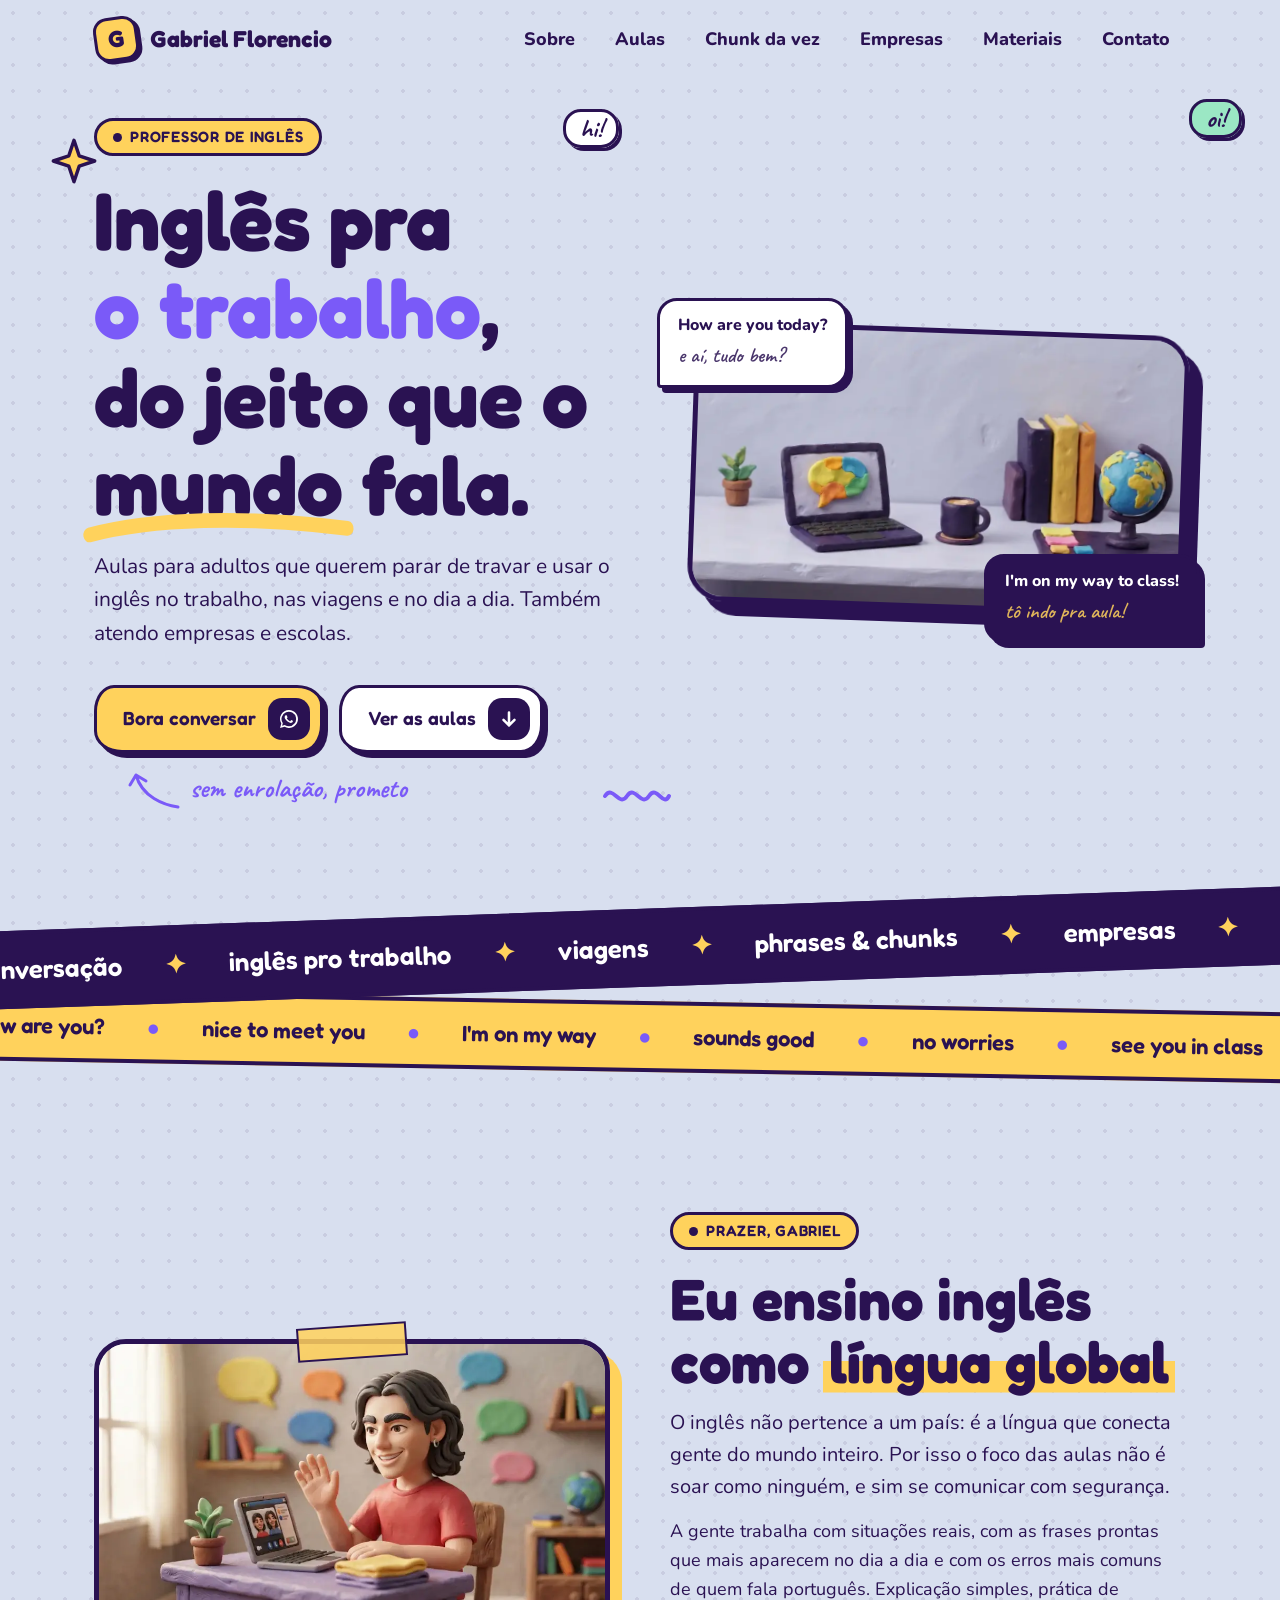
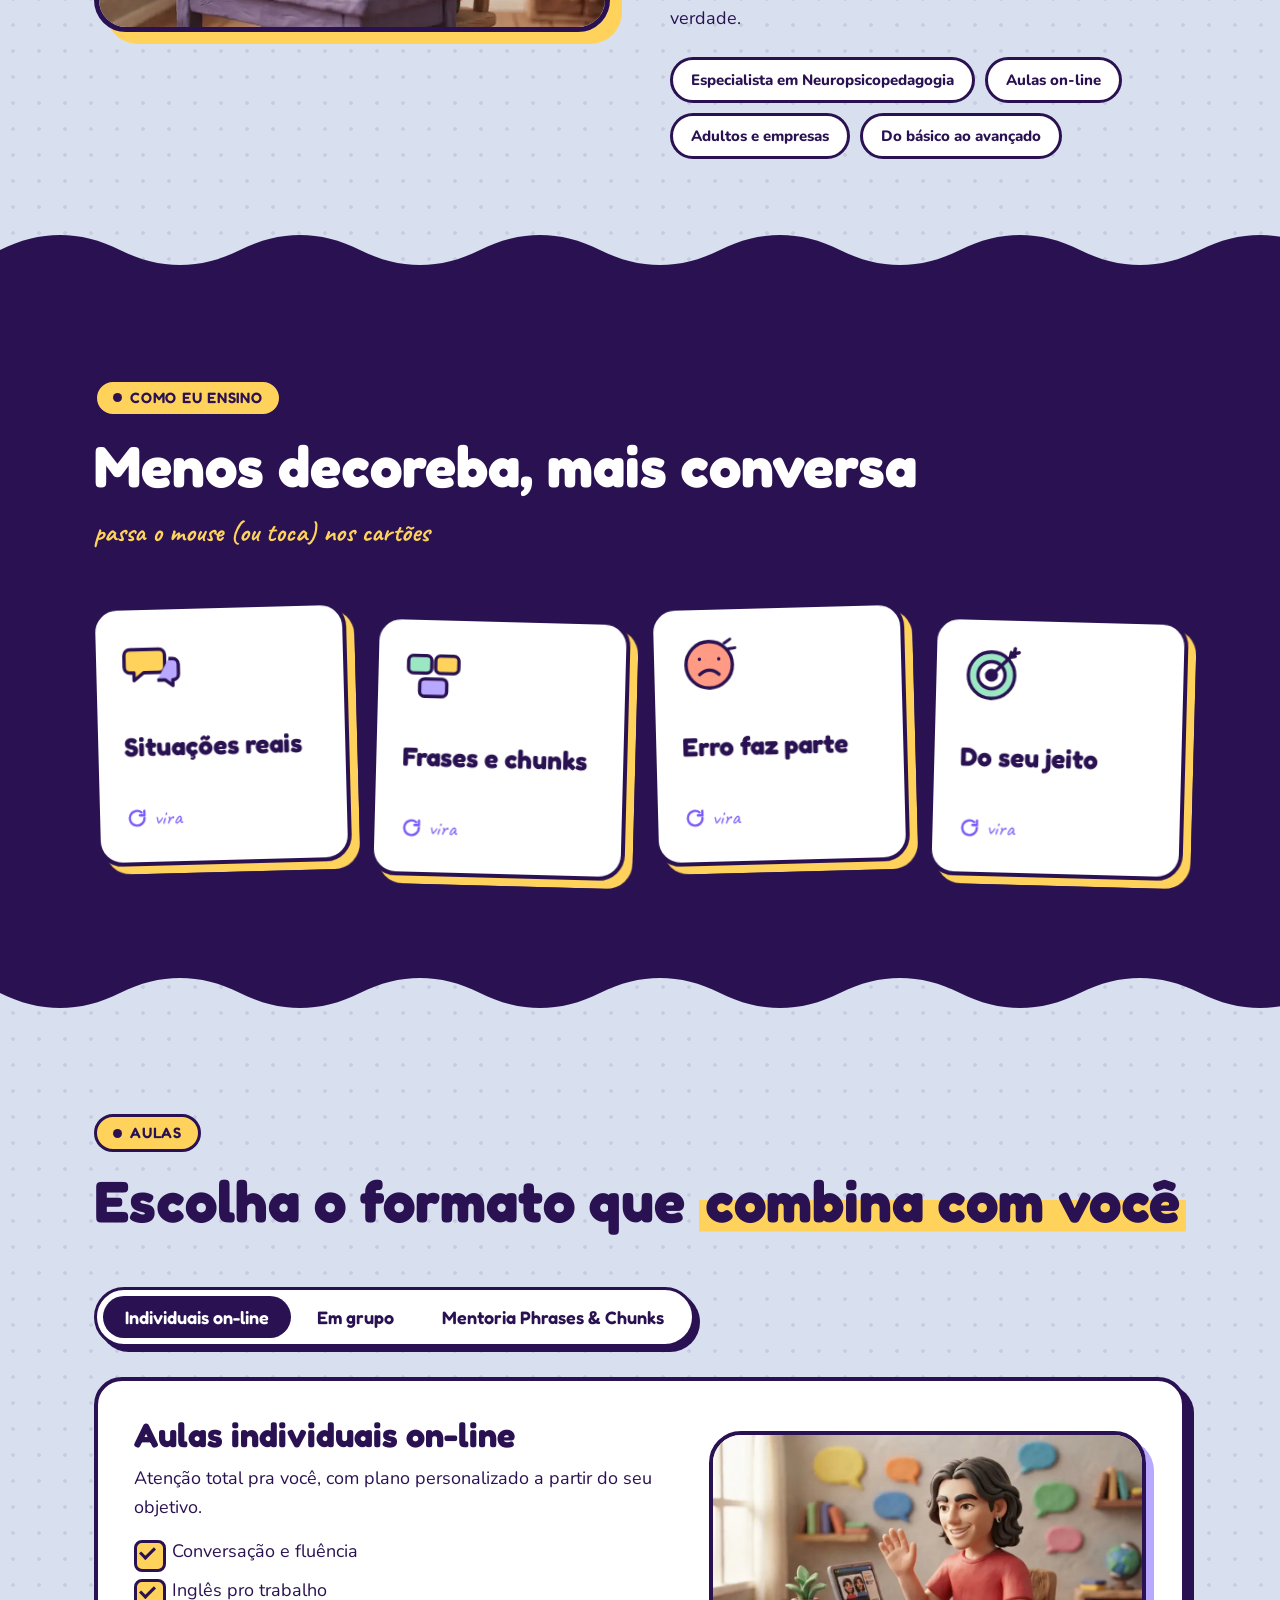
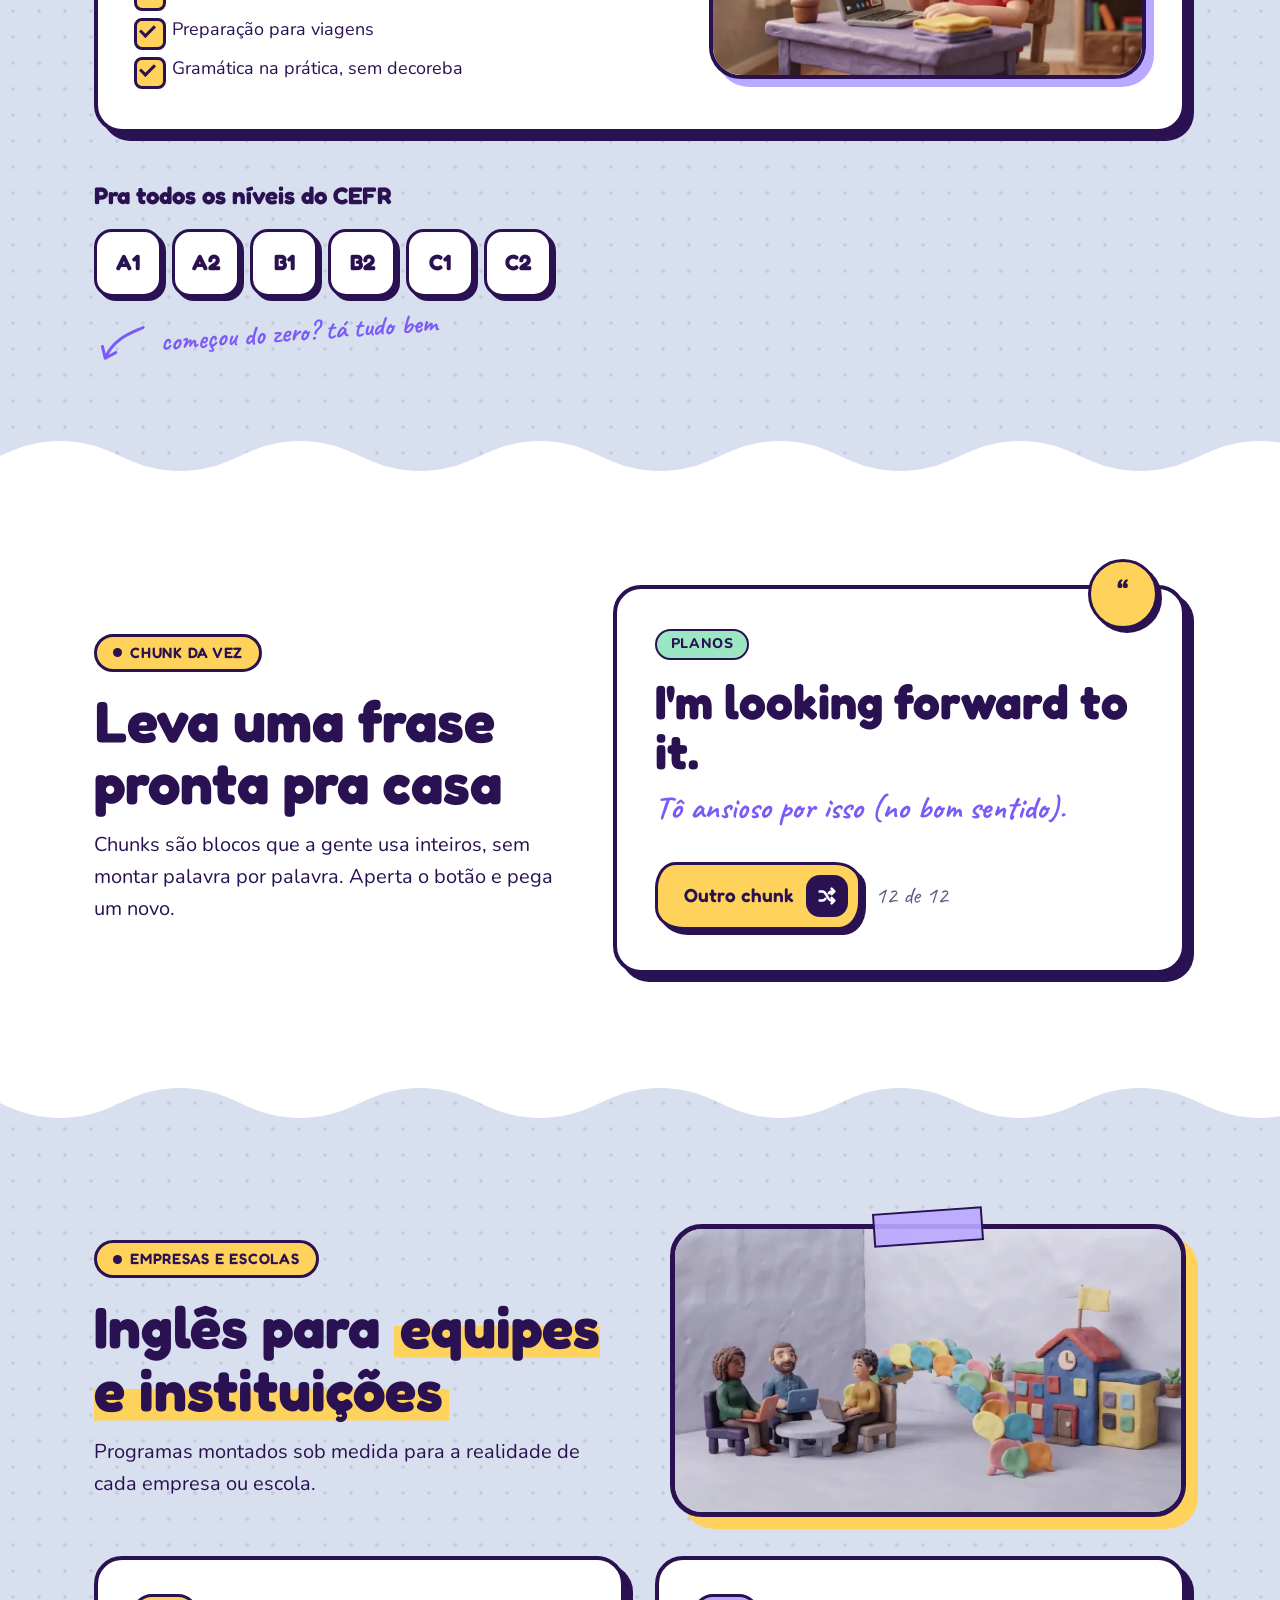
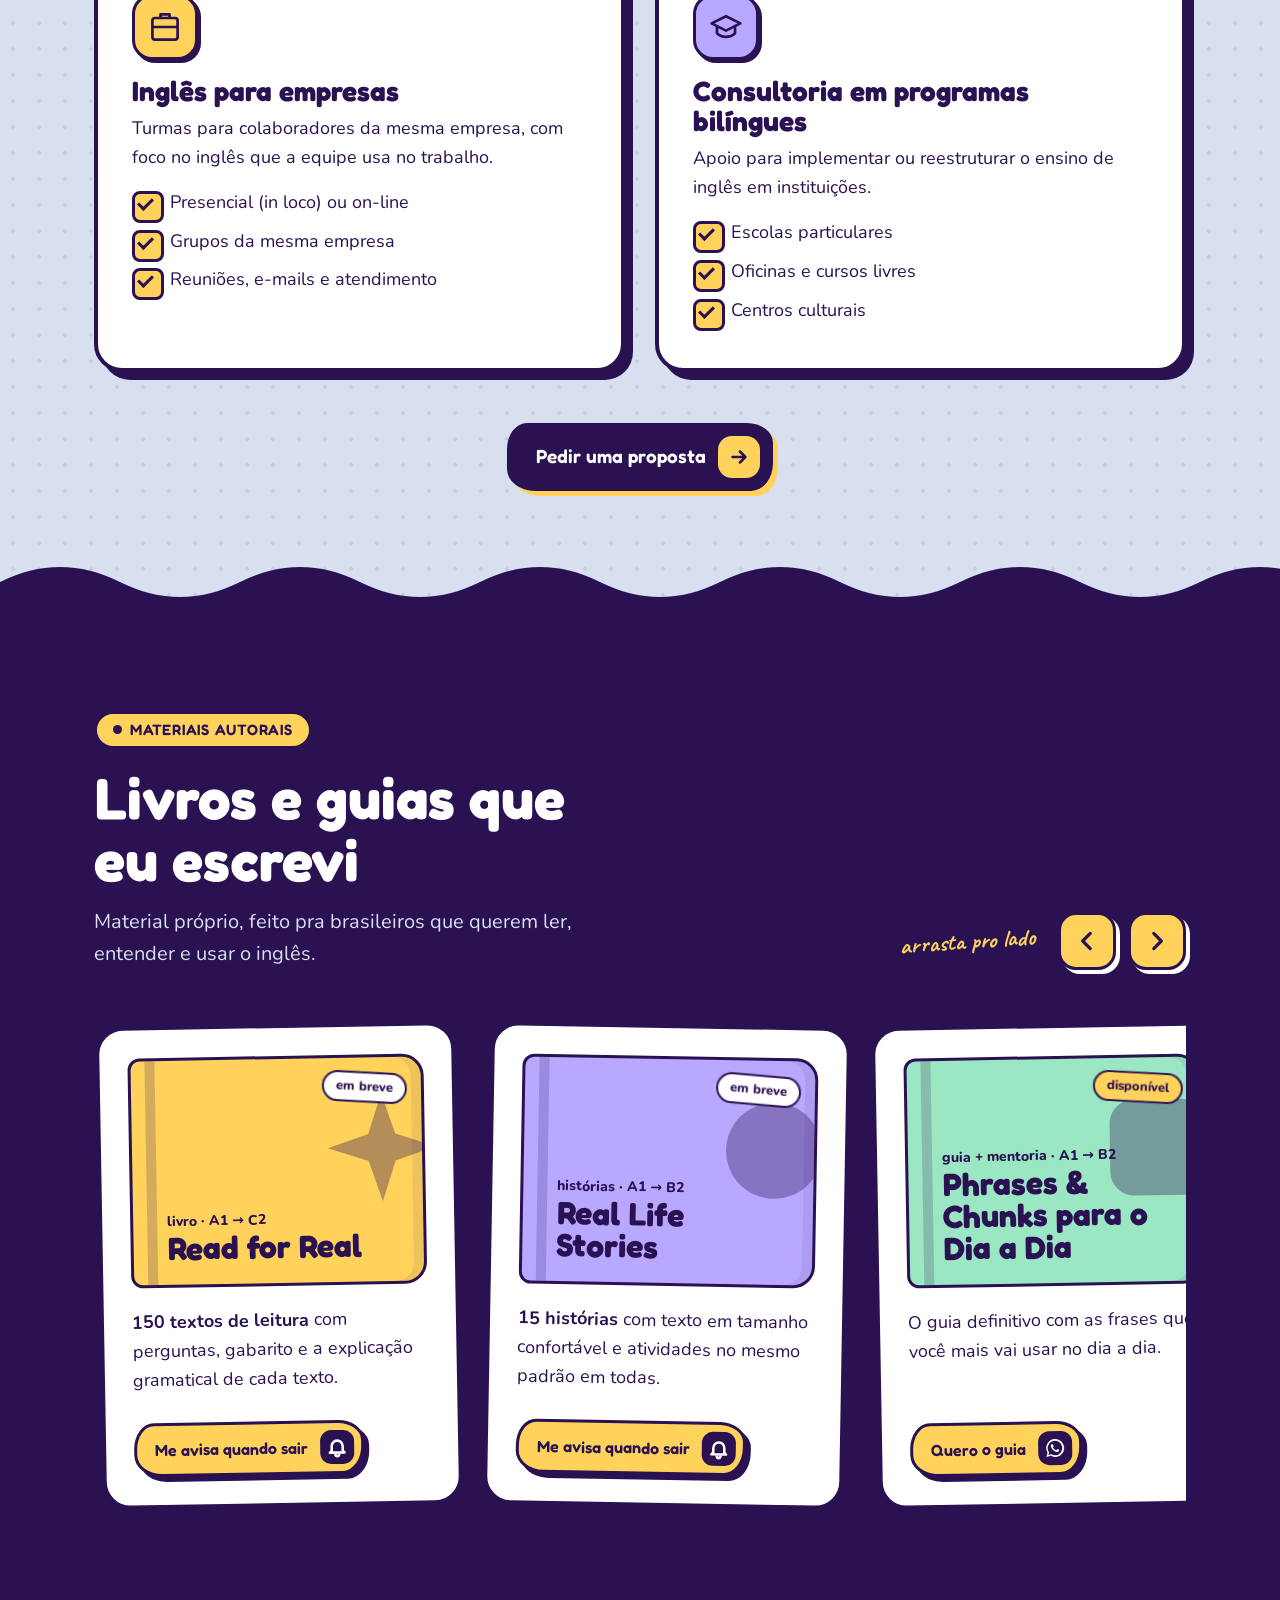
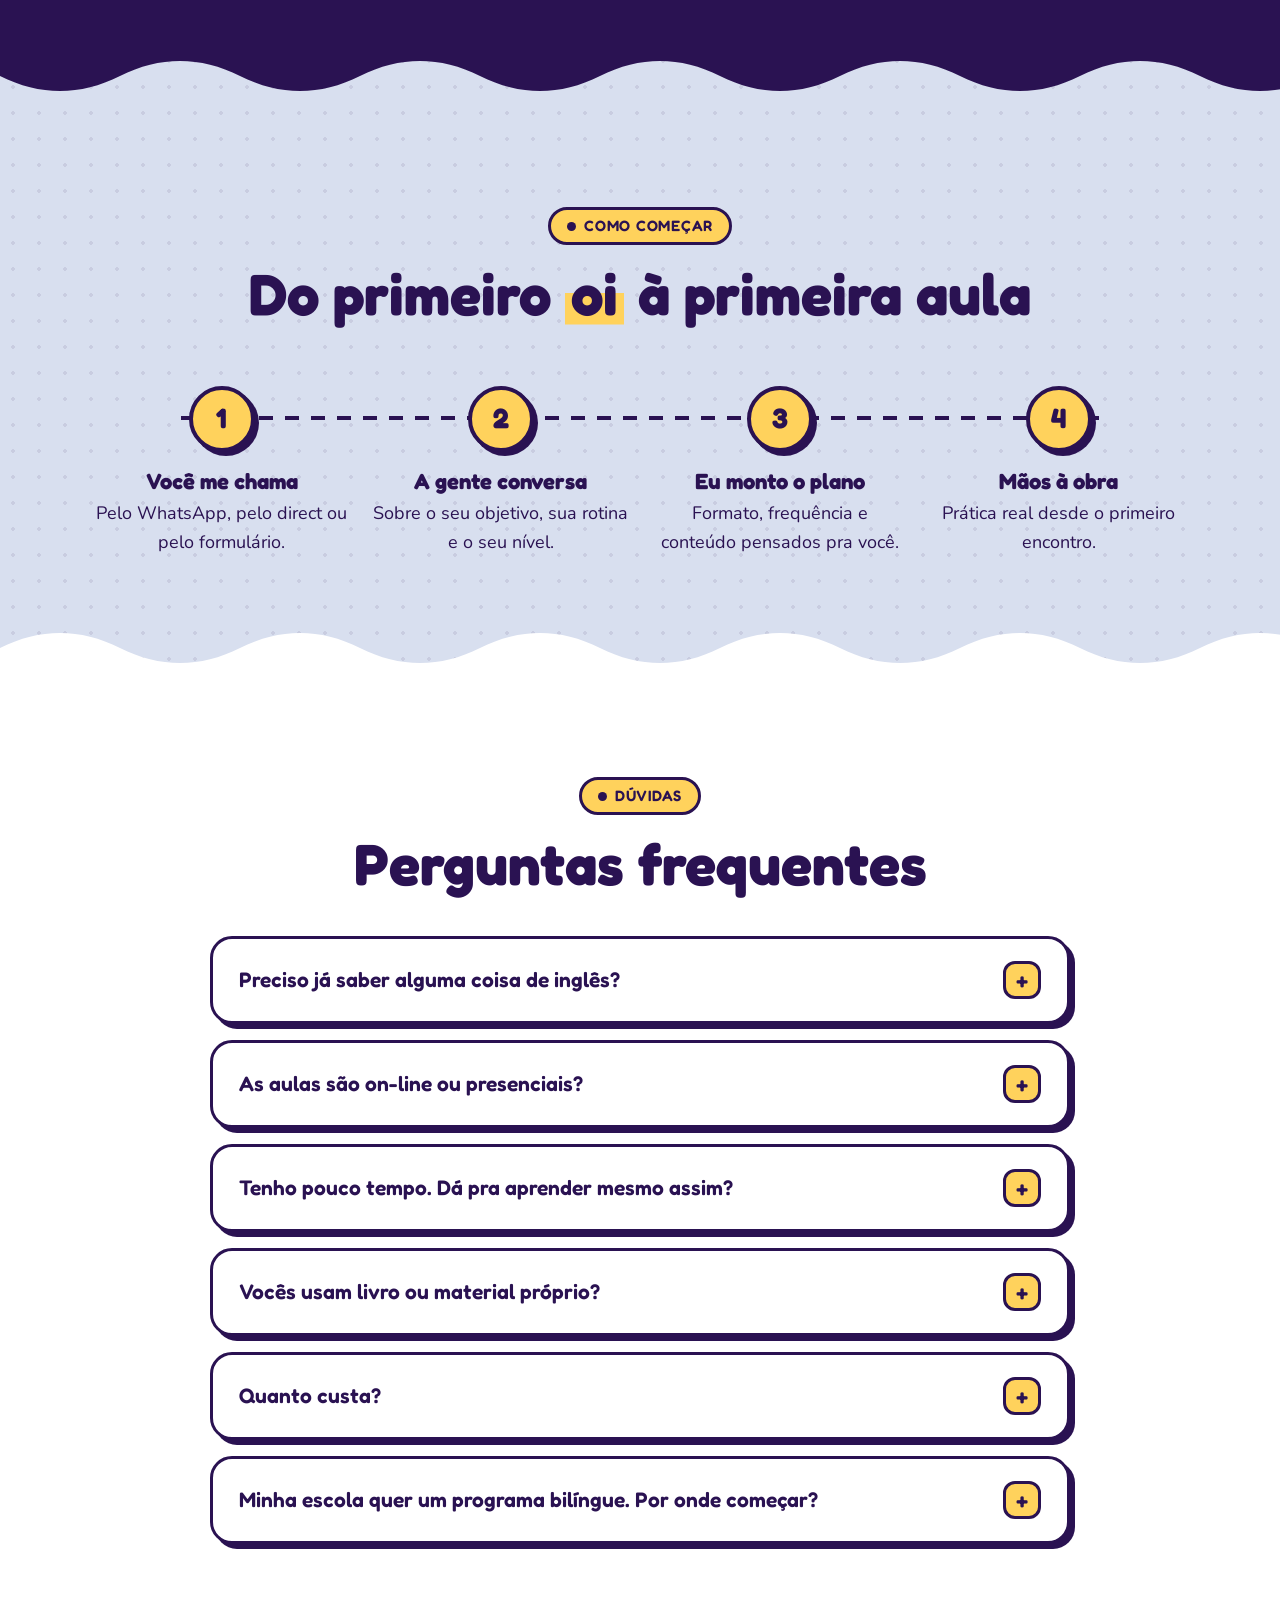
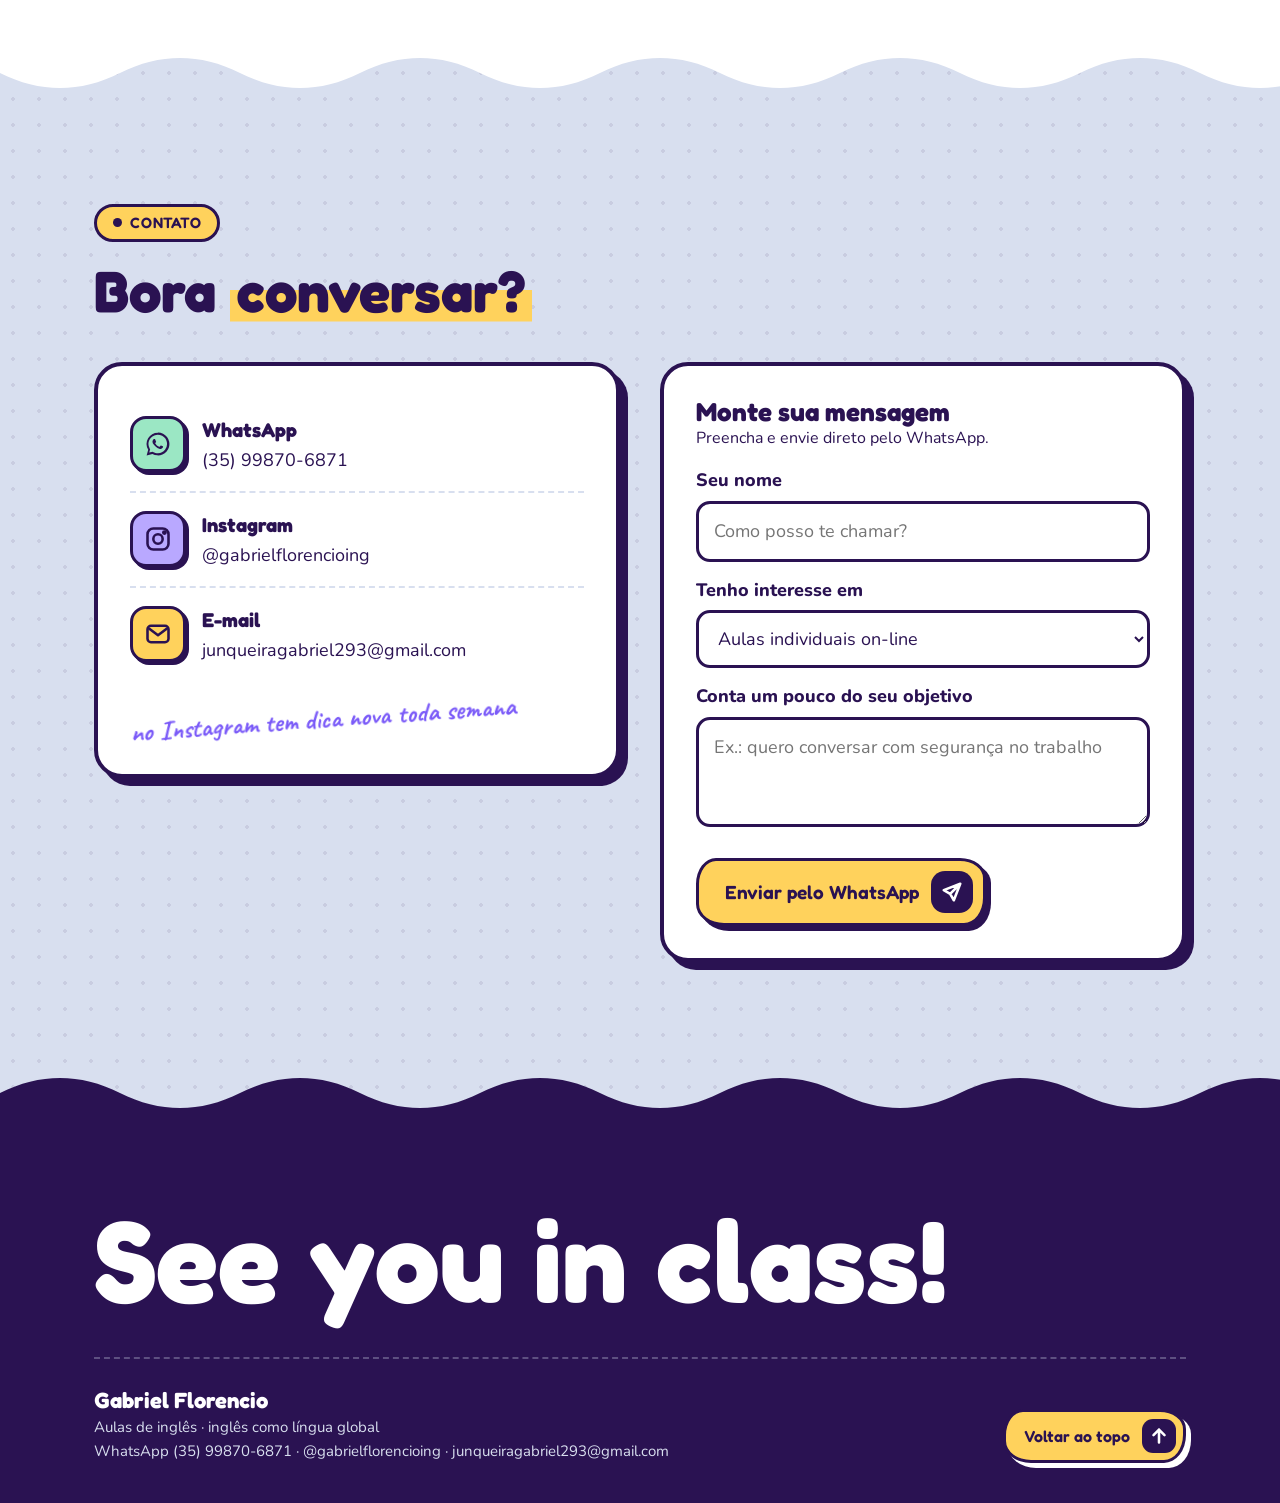
<file: index.html>
<!DOCTYPE html>
<html lang="pt-BR">
<head>
<meta charset="utf-8">
<meta name="viewport" content="width=device-width,initial-scale=1">
<title>Gabriel Florencio · Aulas de Inglês</title>
<meta name="description" content="Aulas de inglês para adultos, empresas e escolas. Inglês pra vida real, do jeito que o mundo fala.">
<meta property="og:title" content="Gabriel Florencio · Aulas de Inglês">
<meta property="og:description" content="Inglês pra vida real, do jeito que o mundo fala.">
<link rel="preconnect" href="https://fonts.googleapis.com"><link rel="preconnect" href="https://fonts.gstatic.com" crossorigin>
<link href="https://fonts.googleapis.com/css2?family=Fredoka:wght@500;600;700&family=Nunito:wght@400;600;700;800&family=Caveat:wght@600;700&display=swap" rel="stylesheet">
<link rel="icon" href="data:image/svg+xml,<svg xmlns='http://www.w3.org/2000/svg' viewBox='0 0 100 100'><rect width='100' height='100' rx='26' fill='%23FFD25C'/><text x='50' y='70' font-size='62' text-anchor='middle' font-family='Arial' font-weight='700' fill='%232A1252'>G</text></svg>">
<style>
:root{--lil:#D8DFEF;--ink:#2A1252;--yel:#FFD25C;--pur:#7A5AF8;--mint:#9BE7C4;--pink:#B9A8FF;--coral:#FF9B85}
*{box-sizing:border-box;margin:0;padding:0}
html{scroll-behavior:smooth;overflow-x:clip}
body{font-family:'Nunito',system-ui,sans-serif;color:var(--ink);background:var(--lil);background-image:radial-gradient(rgba(42,18,82,.09) 1.6px,transparent 1.6px);background-size:26px 26px;line-height:1.6;font-size:18px;overflow-x:clip}
h1,h2,h3,.f{font-family:'Fredoka',system-ui,sans-serif;line-height:1.08;font-weight:700}
.hand{font-family:'Caveat',cursive;font-weight:700}
a{color:inherit}
.wrap{max-width:1140px;margin:0 auto;padding:0 24px;position:relative}
img{max-width:100%;display:block}
::selection{background:var(--yel);color:var(--ink)}
/* cursor */
.cur,.cur2{position:fixed;left:0;top:0;pointer-events:none;z-index:999;border-radius:50%;display:none}
.cur{width:10px;height:10px;background:var(--ink);margin:-5px 0 0 -5px}
.cur2{width:44px;height:44px;border:2.5px solid var(--ink);margin:-22px 0 0 -22px;transition:width .25s,height .25s,margin .25s,background .25s}
.cur2.big{width:74px;height:74px;margin:-37px 0 0 -37px;background:rgba(255,210,92,.35)}
@media (pointer:fine){.cur,.cur2{display:block}}
#prog{position:fixed;top:0;left:0;height:4px;background:var(--pur);z-index:100;width:0;border-radius:0 4px 4px 0}
/* reveal */
.rv{opacity:0;transform:translateY(40px);transition:opacity .8s cubic-bezier(.2,.8,.2,1),transform .8s cubic-bezier(.2,.8,.2,1)}
.rv.l{transform:translateX(-60px) rotate(-3deg)}.rv.r{transform:translateX(60px) rotate(3deg)}.rv.z{transform:scale(.8) rotate(-4deg)}
.rv.in{opacity:1;transform:none}
.d1{transition-delay:.1s}.d2{transition-delay:.2s}.d3{transition-delay:.3s}.d4{transition-delay:.4s}
/* split words */
.sw{display:inline-block;opacity:0;transform:translateY(.6em) rotate(6deg);animation:wd .7s cubic-bezier(.3,1.5,.5,1) forwards;animation-delay:calc(var(--i)*70ms + .15s)}
@keyframes wd{to{opacity:1;transform:none}}
/* sticker */
.sticker{background:#fff;border:4px solid var(--ink);border-radius:28px;box-shadow:8px 8px 0 var(--ink);transition:box-shadow .25s}
.tilt{transform-style:preserve-3d;transition:transform .2s ease-out,box-shadow .25s;will-change:transform}
/* BUTTONS */
.btn{--mx:0px;--my:0px;position:relative;display:inline-flex;align-items:center;gap:12px;font-family:'Fredoka';font-weight:600;font-size:19px;text-decoration:none;padding:10px 10px 10px 26px;border:3px solid var(--ink);border-radius:20px 26px 22px 28px/26px 20px 28px 22px;box-shadow:5px 5px 0 var(--ink);transition:transform .2s cubic-bezier(.3,1.6,.5,1),box-shadow .2s,border-radius .4s;cursor:pointer;background:#fff;color:var(--ink);transform:translate(var(--mx),var(--my));-webkit-tap-highlight-color:transparent}
.btn:hover{transform:translate(calc(var(--mx) - 3px),calc(var(--my) - 3px)) rotate(-1.5deg);box-shadow:9px 9px 0 var(--ink);border-radius:28px 20px 26px 22px/22px 28px 20px 26px}
.btn:active{transform:translate(4px,4px) scale(.97);box-shadow:1px 1px 0 var(--ink)}
.btn .lbl{display:block;overflow:hidden;height:1.3em;line-height:1.3em}
.btn .lbl span{display:block;transition:transform .35s cubic-bezier(.6,0,.2,1);text-shadow:0 1.3em 0 currentColor}
.btn:hover .lbl span{transform:translateY(-1.3em)}
.btn .go{width:42px;height:42px;flex:none;border-radius:14px;background:var(--ink);display:grid;place-items:center;transition:transform .4s cubic-bezier(.3,1.6,.5,1),border-radius .4s}
.btn .go svg{width:22px;height:22px}
.btn:hover .go{transform:rotate(-12deg) scale(1.08);border-radius:50%}
.btn.y{background:var(--yel)}
.btn.k{background:var(--ink);color:#fff;box-shadow:5px 5px 0 var(--yel)}.btn.k:hover{box-shadow:9px 9px 0 var(--yel)}.btn.k .go{background:var(--yel)}
.btn.sm{font-size:16px;padding:7px 7px 7px 18px}.btn.sm .go{width:34px;height:34px;border-radius:11px}
.btn.fly .go svg{animation:fly 1s cubic-bezier(.5,0,.6,1) forwards}
@keyframes fly{40%{transform:translate(-6px,4px) rotate(-10deg)}100%{transform:translate(160px,-120px) rotate(20deg);opacity:0}}
.spark{position:fixed;pointer-events:none;z-index:998;width:14px;height:14px;margin:-7px 0 0 -7px}
.tag{display:inline-flex;align-items:center;gap:8px;font-family:'Fredoka';font-weight:600;font-size:15px;letter-spacing:.05em;text-transform:uppercase;background:var(--yel);border:3px solid var(--ink);border-radius:999px;padding:4px 16px;transform:rotate(-2deg);transition:transform .3s cubic-bezier(.3,1.6,.5,1)}
.tag:hover{transform:rotate(3deg) scale(1.06)}
.tag::before{content:'';width:9px;height:9px;border-radius:50%;background:var(--ink);animation:blink 1.6s infinite}
@keyframes blink{50%{transform:scale(.4)}}
.hl{background:linear-gradient(var(--yel),var(--yel)) no-repeat 0 88%/0% 45%;transition:background-size 1s cubic-bezier(.6,0,.2,1) .4s;padding:0 .1em}
.in .hl,.hl.in{background-size:100% 45%}
section{padding:110px 0;position:relative;scroll-margin-top:60px}
.sec-title{font-size:clamp(34px,4.8vw,58px);margin:18px 0 14px}
.lead{font-size:20px;max-width:680px}
.note{font-family:'Caveat';font-weight:700;font-size:27px;color:var(--pur);display:inline-flex;align-items:flex-start;gap:6px;transform:rotate(-4deg)}
.note svg{width:60px;height:44px;flex:none}
.note path{stroke-dasharray:120;stroke-dashoffset:120;transition:stroke-dashoffset 1.2s .6s}
.in .note path,.note.in path{stroke-dashoffset:0}
/* waves */
.dark,.white{position:relative}
.dark{background:var(--ink);color:#fff}
.white{background:#fff}
.dark::before,.dark::after,.white::before,.white::after{content:'';position:absolute;left:0;right:0;height:40px;background-repeat:repeat-x;background-size:240px 40px;pointer-events:none}
.dark::before{top:-39px;background-image:url("data:image/svg+xml,%3Csvg xmlns='http://www.w3.org/2000/svg' viewBox='0 0 240 40'%3E%3Cpath d='M0 40V20C40 0 80 0 120 20S200 40 240 20V40Z' fill='%232A1252'/%3E%3C/svg%3E")}
.dark::after{bottom:-39px;transform:scaleY(-1);background-image:url("data:image/svg+xml,%3Csvg xmlns='http://www.w3.org/2000/svg' viewBox='0 0 240 40'%3E%3Cpath d='M0 40V20C40 0 80 0 120 20S200 40 240 20V40Z' fill='%232A1252'/%3E%3C/svg%3E")}
.white::before{top:-39px;background-image:url("data:image/svg+xml,%3Csvg xmlns='http://www.w3.org/2000/svg' viewBox='0 0 240 40'%3E%3Cpath d='M0 40V20C40 0 80 0 120 20S200 40 240 20V40Z' fill='%23fff'/%3E%3C/svg%3E")}
.white::after{bottom:-39px;transform:scaleY(-1);background-image:url("data:image/svg+xml,%3Csvg xmlns='http://www.w3.org/2000/svg' viewBox='0 0 240 40'%3E%3Cpath d='M0 40V20C40 0 80 0 120 20S200 40 240 20V40Z' fill='%23fff'/%3E%3C/svg%3E")}
.dark .sticker{color:var(--ink)}
/* nav */
nav{position:sticky;top:0;z-index:60;transition:background .3s,box-shadow .3s}
nav.sc{background:rgba(216,223,239,.94);backdrop-filter:blur(10px);box-shadow:0 3px 0 var(--ink)}
nav .wrap{display:flex;align-items:center;justify-content:space-between;height:78px}
.logo{font-family:'Fredoka';font-weight:700;font-size:23px;text-decoration:none;display:flex;align-items:center;gap:12px}
.logo i{width:44px;height:44px;border-radius:14px;background:var(--yel);border:3px solid var(--ink);display:grid;place-items:center;font-style:normal;transform:rotate(-8deg);transition:transform .6s cubic-bezier(.3,1.6,.5,1);box-shadow:3px 3px 0 var(--ink)}
.logo:hover i{transform:rotate(352deg) scale(1.1)}
.menu{display:flex;gap:8px;font-weight:800;align-items:center}
.menu a{text-decoration:none;padding:6px 14px;border-radius:999px;border:2.5px solid transparent;transition:all .25s}
.menu a:hover{border-color:var(--ink);transform:rotate(-3deg);background:#fff}
.menu a.act{background:var(--yel);border-color:var(--ink)}
.burger{display:none;background:var(--yel);border:3px solid var(--ink);border-radius:14px;width:50px;height:46px;cursor:pointer;position:relative;box-shadow:3px 3px 0 var(--ink)}
.burger i{position:absolute;left:12px;right:12px;height:3px;background:var(--ink);border-radius:2px;transition:transform .3s,opacity .3s}
.burger i:nth-child(1){top:13px}.burger i:nth-child(2){top:20px}.burger i:nth-child(3){top:27px}
.burger.x i:nth-child(1){transform:translateY(7px) rotate(45deg)}.burger.x i:nth-child(2){opacity:0}.burger.x i:nth-child(3){transform:translateY(-7px) rotate(-45deg)}
/* hero */
.hero{padding:40px 0 90px;position:relative}
.hero .wrap{display:grid;grid-template-columns:1.05fr .95fr;gap:50px;align-items:center}
.hero h1{font-size:clamp(44px,6.4vw,84px);margin:20px 0}
.rot{display:inline-block;color:var(--pur)}
.rot span{display:inline-block;animation:pop .55s cubic-bezier(.3,1.6,.5,1)}
@keyframes pop{from{transform:translateY(40px) rotate(-8deg) scale(.6);opacity:0}to{transform:none;opacity:1}}
.scr{position:relative;display:inline-block;white-space:nowrap}
.scr svg{position:absolute;left:-4%;bottom:-.18em;width:108%;height:.4em;overflow:visible}
.scr path{stroke-dasharray:400;stroke-dashoffset:400;animation:draw 1s 1.4s cubic-bezier(.6,0,.2,1) forwards}
@keyframes draw{to{stroke-dashoffset:0}}
.hero p.sub{font-size:21px;max-width:560px}
.ctas{display:flex;gap:16px;flex-wrap:wrap;margin-top:34px;align-items:center}
.hero .note{margin:14px 0 0 30px}
.hero-art{position:relative}
.hero-art .frame{border-radius:36px;overflow:hidden;border:5px solid var(--ink);box-shadow:14px 14px 0 var(--ink);transform:rotate(2deg);animation:float 6s ease-in-out infinite}
@keyframes float{0%,100%{transform:rotate(2deg) translateY(0)}50%{transform:rotate(.5deg) translateY(-14px)}}
.bub{position:absolute;padding:12px 18px;border-radius:20px;border:3px solid var(--ink);font-weight:800;font-size:16px;box-shadow:5px 5px 0 var(--ink);white-space:nowrap;z-index:2;min-width:180px}
.bub small{display:block;font-family:'Caveat';font-size:21px;font-weight:600;opacity:.85;min-height:1.1em}
.bub.a{top:-30px;left:-34px;background:#fff;border-bottom-left-radius:4px;animation:bob 4s ease-in-out infinite}
.bub.b{bottom:-34px;right:-14px;background:var(--ink);color:#fff;border-bottom-right-radius:4px;animation:bob 4s ease-in-out -2s infinite}
.bub.b small{color:var(--yel)}
.typing::after{content:'|';animation:blink 1s infinite;margin-left:1px}
@keyframes bob{0%,100%{transform:translateY(0) rotate(-2deg)}50%{transform:translateY(-10px) rotate(2deg)}}
.badge{position:absolute;left:-60px;bottom:40px;width:132px;height:132px;z-index:3}
.badge .ring{width:100%;height:100%;animation:spin 14s linear infinite}
.badge .mid{position:absolute;inset:34px;border-radius:50%;background:var(--yel);border:3px solid var(--ink);display:grid;place-items:center}
.badge .mid svg{width:34px;height:34px;animation:spin 6s linear infinite reverse}
@keyframes spin{to{transform:rotate(360deg)}}
.doodle{position:absolute;pointer-events:none;transition:transform .3s ease-out}
.doodle .in3{animation:wig 5s ease-in-out infinite}
@keyframes wig{0%,100%{transform:rotate(-8deg)}50%{transform:rotate(8deg) translateY(-8px)}}
.say{font-family:'Caveat';font-weight:700;font-size:26px;background:#fff;border:3px solid var(--ink);border-radius:18px;padding:0 14px;box-shadow:3px 3px 0 var(--ink)}
/* marquee */
.marqs{transform:rotate(-2deg);margin:0 -30px 30px;position:relative;z-index:2}
.marq{background:var(--ink);color:#fff;border:4px solid var(--ink);overflow:hidden;padding:14px 0}
.marq.two{background:var(--yel);color:var(--ink);transform:rotate(3deg);margin-top:14px;position:relative;z-index:-1}
.marq .tr{display:flex;width:max-content;animation:mq 34s linear infinite;font-family:'Fredoka';font-weight:600;font-size:26px}
.marq.two .tr{animation-direction:reverse;font-size:22px}
.marq:hover .tr{animation-play-state:paused}
.marq .tr span{display:flex;align-items:center;gap:42px;padding-right:42px}
.marq .tr b{color:var(--yel);font-weight:600;display:inline-block;animation:spin 4s linear infinite}
.marq.two .tr b{color:var(--pur)}
@keyframes mq{to{transform:translateX(-50%)}}
/* split */
.split{display:grid;grid-template-columns:1fr 1fr;gap:60px;align-items:center}
.art{border-radius:32px;overflow:hidden;border:5px solid var(--ink);box-shadow:12px 12px 0 var(--yel);position:relative}
.art img{transition:transform 1.2s}
.art:hover img{transform:scale(1.07)}
.pin{position:absolute;width:110px;height:34px;background:rgba(255,210,92,.85);border:2px solid var(--ink);top:-14px;left:50%;margin-left:-55px;transform:rotate(-4deg);z-index:2}
.artw{position:relative}
.chips{display:flex;flex-wrap:wrap;gap:10px;margin-top:24px}
.chip{background:#fff;border:3px solid var(--ink);border-radius:999px;padding:8px 18px;font-weight:800;font-size:15px;transition:transform .3s cubic-bezier(.3,1.6,.5,1),background .2s;cursor:default}
.chip:nth-child(odd):hover{transform:rotate(-5deg) scale(1.08);background:var(--yel)}
.chip:nth-child(even):hover{transform:rotate(5deg) scale(1.08);background:var(--mint)}
/* flips */
.flips{display:grid;grid-template-columns:repeat(4,1fr);gap:24px;margin-top:50px}
.flip{perspective:1000px;height:260px;cursor:pointer}
.flip:nth-child(odd){transform:rotate(-1.5deg)}.flip:nth-child(even){transform:rotate(1.5deg) translateY(14px)}
.flip .in2{position:relative;width:100%;height:100%;transition:transform .8s cubic-bezier(.3,1.4,.5,1);transform-style:preserve-3d}
.flip.on .in2{transform:rotateY(180deg)}
@media (hover:hover){.flip:hover .in2{transform:rotateY(180deg)}}
.flip .fc{position:absolute;inset:0;backface-visibility:hidden;border:4px solid var(--ink);border-radius:26px;padding:26px;display:flex;flex-direction:column;justify-content:space-between}
.flip .front{background:#fff;color:var(--ink);box-shadow:8px 8px 0 var(--yel)}
.flip .back{background:var(--yel);color:var(--ink);transform:rotateY(180deg);box-shadow:8px 8px 0 #fff;justify-content:center;font-weight:700;font-size:18px}
.flip .ic{width:58px;height:58px}
.flip h3{font-size:26px}
.flip .hint{font-family:'Caveat';font-size:22px;color:var(--pur);display:flex;align-items:center;gap:6px}
.flip .hint svg{width:22px;height:22px;animation:spin 3s linear infinite}
/* tabs */
.tabs{display:inline-flex;gap:4px;flex-wrap:wrap;margin-top:40px;background:#fff;border:3px solid var(--ink);border-radius:999px;padding:6px;position:relative;box-shadow:5px 5px 0 var(--ink)}
.tabs .ind{position:absolute;top:6px;bottom:6px;border-radius:999px;background:var(--ink);transition:left .45s cubic-bezier(.3,1.4,.5,1),width .45s cubic-bezier(.3,1.4,.5,1);z-index:0}
.tabs button{position:relative;z-index:1;font-family:'Fredoka';font-weight:600;font-size:18px;padding:10px 22px;border:0;border-radius:999px;background:none;cursor:pointer;transition:color .3s;color:var(--ink)}
.tabs button.on{color:#fff}
.panes{margin-top:30px;position:relative}
.pane{display:none;grid-template-columns:1.1fr .9fr;gap:40px;align-items:center;padding:36px}
.pane.on{display:grid;animation:pane .6s cubic-bezier(.3,1.3,.5,1)}
@keyframes pane{from{opacity:0;transform:translateY(30px) rotate(-1.5deg) scale(.96)}to{opacity:1;transform:none}}
.pane h3{font-size:34px;margin-bottom:10px}
.pane .art{border-width:4px;box-shadow:8px 8px 0 var(--pink)}
ul.check{list-style:none;margin-top:16px}
ul.check li{padding-left:38px;position:relative;margin:10px 0}
ul.check li::before{content:'';position:absolute;left:0;top:3px;width:26px;height:26px;border-radius:8px;background:var(--yel);border:3px solid var(--ink);transition:transform .3s cubic-bezier(.3,1.6,.5,1)}
ul.check li::after{content:'';position:absolute;left:9px;top:7px;width:6px;height:12px;border:solid var(--ink);border-width:0 3px 3px 0;transform:rotate(45deg)}
ul.check li:hover::before{transform:rotate(-15deg) scale(1.15);background:var(--mint)}
.levels{display:flex;gap:10px;flex-wrap:wrap;margin-top:20px}
.lv{font-family:'Fredoka';font-weight:700;font-size:22px;width:68px;height:68px;border-radius:18px;border:3px solid var(--ink);display:grid;place-items:center;background:#fff;transition:transform .35s cubic-bezier(.3,1.6,.5,1),background .3s;box-shadow:4px 4px 0 var(--ink)}
.in .lv{animation:hop .6s cubic-bezier(.3,1.6,.5,1) backwards}
.in .lv:nth-child(2){animation-delay:.08s}.in .lv:nth-child(3){animation-delay:.16s}.in .lv:nth-child(4){animation-delay:.24s}.in .lv:nth-child(5){animation-delay:.32s}.in .lv:nth-child(6){animation-delay:.4s}
@keyframes hop{from{transform:translateY(40px) scale(.5);opacity:0}}
.lv:hover{transform:translateY(-10px) rotate(-8deg);background:var(--yel)}
/* chunk */
.chunkwrap{display:grid;grid-template-columns:.9fr 1.1fr;gap:50px;align-items:center}
.chunk{perspective:1200px}
.chunk .cardc{padding:40px 38px;position:relative;min-height:290px;display:flex;flex-direction:column;justify-content:center;transform-origin:center}
.chunk .cardc.swap{animation:swap .6s cubic-bezier(.5,0,.3,1.3)}
@keyframes swap{0%{transform:none}45%{transform:rotateX(90deg) scale(.95)}55%{transform:rotateX(-90deg) scale(.95)}100%{transform:none}}
.chunk .sit{display:inline-block;align-self:flex-start;background:var(--mint);border:2.5px solid var(--ink);border-radius:999px;padding:2px 14px;font-weight:800;font-size:14px;text-transform:uppercase;letter-spacing:.04em}
.chunk .en{font-family:'Fredoka';font-weight:700;font-size:clamp(32px,4vw,48px);margin:16px 0 6px;line-height:1.05}
.chunk .pt{font-family:'Caveat';font-weight:700;font-size:32px;color:var(--pur)}
.chunk .qm{position:absolute;top:-30px;right:24px;width:70px;height:70px;border-radius:50%;background:var(--yel);border:3px solid var(--ink);display:grid;place-items:center;font-family:'Fredoka';font-size:46px;line-height:1;box-shadow:4px 4px 0 var(--ink);animation:bob 3s ease-in-out infinite}
.chunk .row{display:flex;gap:14px;align-items:center;margin-top:28px;flex-wrap:wrap}
.chunk .cnt{font-family:'Caveat';font-size:24px;color:var(--ink);opacity:.7}
/* companies */
.cards2{display:grid;grid-template-columns:1fr 1fr;gap:30px;margin-top:40px}
.card{padding:34px}
.card h3{font-size:28px;margin:16px 0 8px}
.ico{width:66px;height:66px;border-radius:20px;border:3px solid var(--ink);display:grid;place-items:center;background:var(--yel);transition:transform .5s cubic-bezier(.3,1.6,.5,1);box-shadow:3px 3px 0 var(--ink)}
.card:hover .ico{transform:rotate(-14deg) scale(1.12)}
.ico svg{width:36px;height:36px}
/* carousel */
.carousel{display:flex;gap:28px;overflow-x:auto;scroll-snap-type:x mandatory;padding:24px 8px 40px;margin-top:30px;scrollbar-width:none;cursor:grab}
.carousel.drag{cursor:grabbing;scroll-snap-type:none}
.carousel::-webkit-scrollbar{display:none}
.book{flex:0 0 min(360px,82%);scroll-snap-align:start;padding:28px;display:flex;flex-direction:column;user-select:none}
.book:nth-child(odd){transform:rotate(-1deg)}.book:nth-child(even){transform:rotate(1deg)}
.cover{height:230px;border-radius:12px 22px 22px 12px;border:3px solid var(--ink);display:flex;flex-direction:column;justify-content:flex-end;padding:20px 20px 20px 34px;margin-bottom:20px;position:relative;overflow:hidden;transition:transform .5s cubic-bezier(.3,1.5,.5,1);box-shadow:inset -10px 0 0 rgba(42,18,82,.08)}
.book:hover .cover{transform:perspective(600px) rotateY(-14deg) rotate(-2deg) scale(1.03)}
.cover b{font-family:'Fredoka';font-size:32px;line-height:1;position:relative}
.cover small{font-weight:800;font-size:14px;position:relative}
.cover::before{content:'';position:absolute;left:14px;top:0;bottom:0;width:10px;background:rgba(42,18,82,.2)}
.cover .deco{position:absolute;right:-20px;top:30px;width:120px;height:120px;opacity:.35}
.soon{position:absolute;top:14px;right:14px;background:#fff;border:2px solid var(--ink);border-radius:999px;padding:3px 12px;font-weight:800;font-size:13px;transform:rotate(4deg)}
.book .btn{margin-top:auto;align-self:flex-start}
.carnav{display:flex;gap:12px;justify-content:flex-end}
.carnav button{width:58px;height:58px;border-radius:18px;border:3px solid var(--ink);background:var(--yel);cursor:pointer;box-shadow:4px 4px 0 #fff;transition:transform .25s cubic-bezier(.3,1.6,.5,1);color:var(--ink);display:grid;place-items:center}
.carnav button svg{width:26px;height:26px}
.carnav button:hover{transform:rotate(-10deg) scale(1.08)}
.carnav button:active{transform:translate(3px,3px)}
/* steps */
.steps{display:grid;grid-template-columns:repeat(4,1fr);gap:24px;margin-top:60px;position:relative}
.steps .ln{position:absolute;top:30px;left:8%;right:8%;height:4px;background:repeating-linear-gradient(90deg,var(--ink) 0 14px,transparent 14px 26px);transform:scaleX(0);transform-origin:left;transition:transform 1.8s cubic-bezier(.6,0,.2,1)}
.steps.in .ln{transform:scaleX(1)}
.step{text-align:center;position:relative}
.step .num{width:66px;height:66px;margin:0 auto 18px;border-radius:50%;background:var(--yel);border:4px solid var(--ink);display:grid;place-items:center;font-family:'Fredoka';font-weight:700;font-size:28px;position:relative;z-index:1;transition:transform .5s cubic-bezier(.3,1.6,.5,1);box-shadow:4px 4px 0 var(--ink);transform:scale(0)}
.steps.in .num{transform:scale(1)}
.steps.in .step:nth-child(3) .num{transition-delay:.4s}.steps.in .step:nth-child(4) .num{transition-delay:.8s}.steps.in .step:nth-child(5) .num{transition-delay:1.2s}.steps.in .step:nth-child(2) .num{transition-delay:0s}
.steps.in .step:hover .num{transform:scale(1.18) rotate(12deg);transition-delay:0s}
.step h3{font-size:22px;margin-bottom:6px}
/* faq */
.faq{max-width:860px;margin:40px auto 0}
.qa{background:#fff;border:3px solid var(--ink);border-radius:22px;margin-top:16px;box-shadow:5px 5px 0 var(--ink);overflow:hidden;transition:box-shadow .25s,transform .25s}
.qa:hover{transform:translateX(6px)}
.qa.on{box-shadow:8px 8px 0 var(--yel),8px 8px 0 3px var(--ink)}
.qa button{width:100%;text-align:left;background:none;border:0;font-family:'Fredoka';font-weight:600;font-size:21px;padding:22px 26px;cursor:pointer;display:flex;justify-content:space-between;gap:20px;align-items:center;color:var(--ink)}
.qa .pl{width:38px;height:38px;flex:none;border-radius:12px;background:var(--yel);border:3px solid var(--ink);display:grid;place-items:center;transition:transform .5s cubic-bezier(.3,1.6,.5,1),background .3s,border-radius .3s;font-size:24px;line-height:1}
.qa.on .pl{transform:rotate(135deg);background:var(--pink);border-radius:50%}
.qa .ans{max-height:0;transition:max-height .45s ease,padding .45s;padding:0 26px}
.qa.on .ans{max-height:300px;padding:0 26px 24px}
/* contact */
.contact{display:grid;grid-template-columns:1fr 1fr;gap:40px;align-items:start;margin-top:40px}
.cbox{padding:32px}
.cline{display:flex;align-items:center;gap:16px;padding:16px 0;border-bottom:2px dashed var(--lil);text-decoration:none;transition:transform .3s cubic-bezier(.3,1.6,.5,1)}
.cline:hover{transform:translateX(10px)}
.cline:hover .ico{transform:rotate(-12deg) scale(1.1)}
.cline:last-of-type{border:0}
.cline .ico{width:56px;height:56px;border-radius:16px}
.cline .ico svg{width:28px;height:28px}
.cline b{display:block;font-family:'Fredoka';font-size:20px}
form label{display:block;font-weight:800;margin:14px 0 6px}
form input,form select,form textarea{width:100%;font:inherit;padding:13px 15px;border:3px solid var(--ink);border-radius:14px;background:#fff;transition:box-shadow .25s,transform .25s;color:var(--ink)}
form input:focus,form select:focus,form textarea:focus{outline:none;box-shadow:5px 5px 0 var(--yel);transform:translate(-2px,-2px)}
form textarea{min-height:110px;resize:vertical}
form .btn{margin-top:22px}
/* footer */
footer{background:var(--ink);color:var(--lil);padding:90px 0 40px;font-size:15px;position:relative;margin-top:40px}
footer::before{content:'';position:absolute;left:0;right:0;top:-39px;height:40px;background:url("data:image/svg+xml,%3Csvg xmlns='http://www.w3.org/2000/svg' viewBox='0 0 240 40'%3E%3Cpath d='M0 40V20C40 0 80 0 120 20S200 40 240 20V40Z' fill='%232A1252'/%3E%3C/svg%3E") repeat-x;background-size:240px 40px}
.bye{font-family:'Fredoka';font-weight:700;font-size:clamp(48px,9vw,120px);color:#fff;line-height:1;display:flex;flex-wrap:wrap;gap:0 .25em}
.bye span{display:inline-block;transition:transform .3s cubic-bezier(.3,1.6,.5,1),color .3s}
.bye span:hover{transform:translateY(-14px) rotate(-6deg);color:var(--yel)}
.foot{display:flex;justify-content:space-between;gap:24px;flex-wrap:wrap;align-items:flex-end;margin-top:40px;padding-top:30px;border-top:2px dashed rgba(216,223,239,.3)}
.dogs{font-family:'Caveat';font-size:24px;color:var(--yel);display:flex;align-items:center;gap:8px;margin-top:8px}
.dogs svg{width:26px;height:26px;animation:wig 3s ease-in-out infinite}
footer .btn{box-shadow:5px 5px 0 #fff}footer .btn:hover{box-shadow:9px 9px 0 #fff}
.top{width:96px;height:96px;border-radius:50%;background:var(--yel);border:3px solid var(--ink);display:grid;place-items:center;position:relative;text-decoration:none;box-shadow:4px 4px 0 #fff;transition:transform .4s cubic-bezier(.3,1.6,.5,1)}
.top:hover{transform:translateY(-8px) rotate(-10deg)}
.top svg.t{position:absolute;inset:4px;width:84px;height:84px;animation:spin 10s linear infinite}
.top svg.a{width:30px;height:30px}
/* floating wa */
.wa{position:fixed;right:22px;bottom:22px;z-index:70;width:64px;height:64px;border-radius:20px;background:#25D366;border:3px solid var(--ink);box-shadow:5px 5px 0 var(--ink);display:grid;place-items:center;transform:scale(0) rotate(-90deg);transition:transform .5s cubic-bezier(.3,1.6,.5,1),border-radius .3s}
.wa.show{transform:scale(1)}
.wa:hover{transform:scale(1.1) rotate(-8deg);border-radius:50%}
.wa svg{width:34px;height:34px}
.wa .tip{position:absolute;right:76px;white-space:nowrap;background:#fff;border:3px solid var(--ink);border-radius:14px;padding:4px 12px;font-family:'Caveat';font-size:22px;font-weight:700;opacity:0;transform:translateX(10px);transition:all .3s;pointer-events:none}
.wa:hover .tip{opacity:1;transform:none}
.toast{position:fixed;left:50%;bottom:30px;transform:translate(-50%,150px);background:var(--ink);color:#fff;padding:14px 24px;border-radius:16px;font-weight:700;z-index:80;transition:transform .4s cubic-bezier(.3,1.6,.5,1),visibility .4s;border:3px solid var(--yel);visibility:hidden}
.toast.show{transform:translate(-50%,0);visibility:visible}
@media (max-width:900px){
 .hero .wrap,.split,.contact,.pane,.cards2,.chunkwrap{grid-template-columns:1fr}
 .flips,.steps{grid-template-columns:1fr 1fr}.steps .ln{display:none}
 .menu{display:none;position:absolute;top:78px;left:0;right:0;flex-direction:column;align-items:flex-start;background:var(--lil);padding:20px 24px;border-bottom:3px solid var(--ink)}
 .menu.open{display:flex;animation:pane .4s}.burger{display:block}
 section{padding:80px 0}.bub.a{left:-6px}.bub.b{right:-4px}.badge{left:auto;right:-10px;bottom:auto;top:-70px;width:104px;height:104px}.badge .mid{inset:26px}
 .split .artw{order:-1}.doodle{display:none}
 .hero{padding-top:20px}.hero-art{margin-top:40px}
}
@media (max-width:560px){.flips,.steps{grid-template-columns:1fr}.flip:nth-child(even){transform:rotate(1.5deg)}.hero h1{font-size:44px}.tabs{border-radius:24px}.tabs button{font-size:16px;padding:9px 14px}.btn{font-size:17px}}
@media (prefers-reduced-motion:reduce){*{animation:none!important;transition:none!important}.rv,.sw{opacity:1;transform:none}.steps .ln,.steps .num{transform:none}}
</style>
</head>
<body>
<div id="prog"></div>

<nav id="nav"><div class="wrap">
 <a class="logo" href="#inicio"><i>G</i> Gabriel Florencio</a>
 <div class="menu" id="menu"><a href="#sobre">Sobre</a><a href="#aulas">Aulas</a><a href="#chunk">Chunk da vez</a><a href="#empresas">Empresas</a><a href="#materiais">Materiais</a><a href="#contato">Contato</a></div>
 <button class="burger" id="burger" aria-label="Menu"><i></i><i></i><i></i></button>
</div></nav>

<!-- HERO -->
<header class="hero" id="inicio">
 <div class="doodle" data-d="30" style="left:4%;top:60px"><div class="in3"><svg width="46" height="46" viewBox="0 0 40 40"><path d="M20 2l4.5 13.5L38 20l-13.5 4.5L20 38l-4.5-13.5L2 20l13.5-4.5z" fill="#FFD25C" stroke="#2A1252" stroke-width="3" stroke-linejoin="round"/></svg></div></div>
 <div class="doodle" data-d="-24" style="left:44%;top:30px"><div class="in3" style="animation-delay:-1.5s"><span class="say">hi!</span></div></div>
 <div class="doodle" data-d="40" style="left:47%;bottom:90px"><div class="in3" style="animation-delay:-3s"><svg width="70" height="30" viewBox="0 0 70 30"><path d="M3 15c8-12 14 12 22 0s14 12 22 0 14 12 20 0" fill="none" stroke="#7A5AF8" stroke-width="4" stroke-linecap="round"/></svg></div></div>
 <div class="doodle" data-d="-30" style="right:3%;top:20px"><div class="in3" style="animation-delay:-2s"><span class="say" style="background:#9BE7C4">oi!</span></div></div>
 <div class="wrap">
  <div>
   <span class="tag rv">Professor de inglês</span>
   <h1>
    <span data-split>Inglês pra</span> <span class="rot" id="rot"><span>vida real</span></span>,<br>
    <span data-split>do jeito que o</span> <span class="scr"><span data-split>mundo</span><svg viewBox="0 0 200 20" preserveAspectRatio="none"><path d="M4 14C50 4 120 2 196 10" fill="none" stroke="#FFD25C" stroke-width="9" stroke-linecap="round"/></svg></span> <span data-split>fala.</span>
   </h1>
   <p class="sub rv d2">Aulas para adultos que querem parar de travar e usar o inglês no trabalho, nas viagens e no dia a dia. Também atendo empresas e escolas.</p>
   <div class="ctas rv d3">
    <a class="btn y mag" href="https://wa.me/5535998706871" target="_blank" rel="noopener"><span class="lbl"><span>Bora conversar</span></span><i class="go"><svg viewBox="0 0 32 32" fill="#fff"><path d="M16 3a13 13 0 0 0-11.2 19.6L3 29l6.6-1.7A13 13 0 1 0 16 3zm0 23.6c-2 0-4-.6-5.7-1.6l-.4-.2-3.9 1 1-3.8-.3-.4A10.6 10.6 0 1 1 16 26.6zm5.8-7.9c-.3-.2-1.9-.9-2.2-1s-.5-.2-.7.2-.8 1-1 1.2-.4.2-.7.1a8.7 8.7 0 0 1-4.3-3.8c-.3-.6.3-.5.9-1.6.1-.2 0-.4 0-.5l-1-2.4c-.3-.6-.5-.5-.7-.5h-.6c-.2 0-.5.1-.8.4a3.3 3.3 0 0 0-1 2.5 5.8 5.8 0 0 0 1.2 3.1c.2.2 2.1 3.2 5 4.5 1.9.8 2.6.9 3.5.7.6-.1 1.9-.8 2.1-1.5.3-.7.3-1.4.2-1.5l-.5-.3z"/></svg></i></a>
    <a class="btn mag" href="#aulas"><span class="lbl"><span>Ver as aulas</span></span><i class="go"><svg viewBox="0 0 24 24" fill="none" stroke="#fff" stroke-width="2.8" stroke-linecap="round" stroke-linejoin="round"><path d="M12 5v14M6 13l6 6 6-6"/></svg></i></a>
   </div>
   <div class="note rv d4"><svg viewBox="0 0 60 44" fill="none" stroke="#7A5AF8" stroke-width="3" stroke-linecap="round"><path d="M54 40C40 38 18 30 12 8M12 8l-6 10M12 8l10 6"/></svg>sem enrolação, prometo</div>
  </div>
  <div class="hero-art rv z d2">
   <div class="frame tilt"><img src="[data-uri]" alt="Mesa de estudo de massinha com notebook, livros e um globo"></div>
   <div class="bub a"><span id="tpA">How are you today?</span><small id="tpA2">e aí, tudo bem?</small></div>
   <div class="bub b"><span id="tpB">I'm on my way to class!</span><small id="tpB2">tô indo pra aula!</small></div>
  </div>
 </div>
</header>

<div class="marqs">
 <div class="marq"><div class="tr"><span>conversação <b>✦</b> inglês pro trabalho <b>✦</b> viagens <b>✦</b> phrases &amp; chunks <b>✦</b> empresas <b>✦</b> escolas bilíngues <b>✦</b> do A1 ao C2 <b>✦</b></span><span>conversação <b>✦</b> inglês pro trabalho <b>✦</b> viagens <b>✦</b> phrases &amp; chunks <b>✦</b> empresas <b>✦</b> escolas bilíngues <b>✦</b> do A1 ao C2 <b>✦</b></span></div></div>
 <div class="marq two"><div class="tr"><span>how are you? <b>●</b> nice to meet you <b>●</b> I'm on my way <b>●</b> sounds good <b>●</b> no worries <b>●</b> see you in class <b>●</b></span><span>how are you? <b>●</b> nice to meet you <b>●</b> I'm on my way <b>●</b> sounds good <b>●</b> no worries <b>●</b> see you in class <b>●</b></span></div></div>
</div>

<!-- SOBRE -->
<section id="sobre"><div class="wrap split">
 <div class="artw rv l"><div class="pin"></div><div class="art tilt"><img src="[data-uri]" alt="Professor de massinha acenando numa aula on-line"></div></div>
 <div>
  <span class="tag rv">Prazer, Gabriel</span>
  <h2 class="sec-title rv d1">Eu ensino inglês como <span class="hl">língua global</span></h2>
  <p class="lead rv d2">O inglês não pertence a um país: é a língua que conecta gente do mundo inteiro. Por isso o foco das aulas não é soar como ninguém, e sim se comunicar com segurança.</p>
  <p class="rv d3" style="margin-top:14px">A gente trabalha com situações reais, com as frases prontas que mais aparecem no dia a dia e com os erros mais comuns de quem fala português. Explicação simples, prática de verdade.</p>
  <div class="chips rv d4"><span class="chip">Especialista em Neuropsicopedagogia</span><span class="chip">Aulas on-line</span><span class="chip">Adultos e empresas</span><span class="chip">Do básico ao avançado</span></div>
 </div>
</div></section>

<!-- PRINCIPIOS -->
<section class="dark"><div class="wrap">
 <span class="tag rv" style="color:var(--ink)">Como eu ensino</span>
 <h2 class="sec-title rv d1">Menos decoreba, mais conversa</h2>
 <p class="note rv d2" style="color:var(--yel)">passa o mouse (ou toca) nos cartões</p>
 <div class="flips">
  <div class="flip rv d1"><div class="in2"><div class="fc front"><svg class="ic" viewBox="0 0 60 60" fill="none" stroke="#2A1252" stroke-width="3.5" stroke-linejoin="round"><path d="M8 14h30a6 6 0 0 1 6 6v12a6 6 0 0 1-6 6H22l-10 8v-8H8a6 6 0 0 1-6-6V20a6 6 0 0 1 6-6z" fill="#FFD25C"/><path d="M48 24h4a6 6 0 0 1 6 6v10a6 6 0 0 1-6 6v6l-8-6h-8" fill="#B9A8FF"/></svg><h3>Situações reais</h3><div class="hint"><svg viewBox="0 0 24 24" fill="none" stroke="#7A5AF8" stroke-width="2.5" stroke-linecap="round"><path d="M20 12a8 8 0 1 1-3-6.2M20 4v5h-5"/></svg>vira</div></div><div class="fc back">Pedir comida, se apresentar numa reunião, mandar uma mensagem. O conteúdo nasce do que você vai usar.</div></div></div>
  <div class="flip rv d2"><div class="in2"><div class="fc front"><svg class="ic" viewBox="0 0 60 60" fill="none" stroke="#2A1252" stroke-width="3.5" stroke-linejoin="round"><rect x="4" y="10" width="24" height="18" rx="5" fill="#9BE7C4"/><rect x="32" y="10" width="24" height="18" rx="5" fill="#FFD25C"/><rect x="16" y="34" width="28" height="18" rx="5" fill="#B9A8FF"/></svg><h3>Frases e chunks</h3><div class="hint"><svg viewBox="0 0 24 24" fill="none" stroke="#7A5AF8" stroke-width="2.5" stroke-linecap="round"><path d="M20 12a8 8 0 1 1-3-6.2M20 4v5h-5"/></svg>vira</div></div><div class="fc back">Em vez de palavras soltas, blocos prontos que já saem naturais na hora de falar.</div></div></div>
  <div class="flip rv d3"><div class="in2"><div class="fc front"><svg class="ic" viewBox="0 0 60 60" fill="none" stroke="#2A1252" stroke-width="3.5" stroke-linecap="round" stroke-linejoin="round"><circle cx="30" cy="30" r="24" fill="#FF9B85"/><path d="M20 24h.1M40 24h.1M20 40c6-6 14-6 20 0"/><path d="M46 8l6-4M50 14l7-1" stroke-width="3"/></svg><h3>Erro faz parte</h3><div class="hint"><svg viewBox="0 0 24 24" fill="none" stroke="#7A5AF8" stroke-width="2.5" stroke-linecap="round"><path d="M20 12a8 8 0 1 1-3-6.2M20 4v5h-5"/></svg>vira</div></div><div class="fc back">Errar é como o cérebro aprende. A aula é um lugar seguro pra tentar.</div></div></div>
  <div class="flip rv d4"><div class="in2"><div class="fc front"><svg class="ic" viewBox="0 0 60 60" fill="none" stroke="#2A1252" stroke-width="3.5" stroke-linejoin="round"><circle cx="30" cy="30" r="24" fill="#9BE7C4"/><circle cx="30" cy="30" r="14" fill="#fff"/><circle cx="30" cy="30" r="5" fill="#2A1252"/><path d="M53 7L32 28M53 7l5-1M53 7l1-5M49 11l5-1M49 11l1-5" stroke-linecap="round"/></svg><h3>Do seu jeito</h3><div class="hint"><svg viewBox="0 0 24 24" fill="none" stroke="#7A5AF8" stroke-width="2.5" stroke-linecap="round"><path d="M20 12a8 8 0 1 1-3-6.2M20 4v5h-5"/></svg>vira</div></div><div class="fc back">Seu objetivo, seu ritmo e seu tempo disponível definem o plano.</div></div></div>
 </div>
</div></section>

<!-- AULAS -->
<section id="aulas" style="padding-top:140px"><div class="wrap">
 <span class="tag rv">Aulas</span>
 <h2 class="sec-title rv d1">Escolha o formato que <span class="hl">combina com você</span></h2>
 <div class="rv d2"><div class="tabs" id="tabs"><span class="ind" id="ind"></span><button class="on" data-t="0">Individuais on-line</button><button data-t="1">Em grupo</button><button data-t="2">Mentoria Phrases &amp; Chunks</button></div></div>
 <div class="panes rv d3">
  <div class="pane sticker on"><div><h3>Aulas individuais on-line</h3><p>Atenção total pra você, com plano personalizado a partir do seu objetivo.</p><ul class="check"><li>Conversação e fluência</li><li>Inglês pro trabalho</li><li>Preparação para viagens</li><li>Gramática na prática, sem decoreba</li></ul></div><div class="art"><img src="[data-uri]" alt=""></div></div>
  <div class="pane sticker"><div><h3>Em grupo</h3><p>Aprender junto, praticando conversa de verdade com outras pessoas.</p><ul class="check"><li>Grupos pequenos</li><li>Muita interação</li><li>Temas do dia a dia</li></ul></div><div class="art"><img src="[data-uri]" alt=""></div></div>
  <div class="pane sticker"><div><h3>Mentoria Phrases &amp; Chunks</h3><p>Com o <b>Guia Definitivo de Phrases &amp; Chunks para o Dia a Dia</b>, do A1 ao B2.</p><ul class="check"><li>Pra quem precisa se virar no dia a dia</li><li>Frases organizadas por situação</li><li>Compra pelo direct ou WhatsApp</li></ul></div><div class="art"><img src="[data-uri]" alt=""></div></div>
 </div>
 <div class="rv" style="margin-top:50px"><p class="f" style="font-size:24px">Pra todos os níveis do CEFR</p><div class="levels"><div class="lv">A1</div><div class="lv">A2</div><div class="lv">B1</div><div class="lv">B2</div><div class="lv">C1</div><div class="lv">C2</div></div><p class="note" style="margin-top:16px"><svg viewBox="0 0 60 44" fill="none" stroke="#7A5AF8" stroke-width="3" stroke-linecap="round"><path d="M50 6C40 10 20 14 10 34M10 34l-2-12M10 34l11-5"/></svg>começou do zero? tá tudo bem</p></div>
</div></section>

<!-- CHUNK -->
<section id="chunk" class="white"><div class="wrap chunkwrap">
 <div>
  <span class="tag rv">Chunk da vez</span>
  <h2 class="sec-title rv d1">Leva uma frase pronta pra casa</h2>
  <p class="lead rv d2">Chunks são blocos que a gente usa inteiros, sem montar palavra por palavra. Aperta o botão e pega um novo.</p>
 </div>
 <div class="chunk rv z d2">
  <div class="sticker cardc" id="cc"><div class="qm">“</div><span class="sit" id="csit"></span><div class="en" id="cen"></div><div class="pt" id="cpt"></div>
   <div class="row"><button class="btn y" id="cnext"><span class="lbl"><span>Outro chunk</span></span><i class="go"><svg viewBox="0 0 24 24" fill="none" stroke="#fff" stroke-width="2.8" stroke-linecap="round" stroke-linejoin="round"><path d="M4 7h3c5 0 5 10 10 10h3M17 14l3 3-3 3M4 17h3c1.5 0 2.5-.8 3.3-2M14 9c.8-1.2 1.8-2 3-2h3M17 4l3 3-3 3"/></svg></i></button><span class="cnt" id="ccnt"></span></div>
  </div>
 </div>
</div></section>

<!-- EMPRESAS -->
<section id="empresas" style="padding-top:140px"><div class="wrap">
 <div class="split">
  <div>
   <span class="tag rv">Empresas e escolas</span>
   <h2 class="sec-title rv d1">Inglês para <span class="hl">equipes e instituições</span></h2>
   <p class="lead rv d2">Programas montados sob medida para a realidade de cada empresa ou escola.</p>
  </div>
  <div class="artw rv r"><div class="pin" style="background:rgba(185,168,255,.9)"></div><div class="art tilt"><img src="[data-uri]" alt="Escritório e escola de massinha ligados por balões de conversa"></div></div>
 </div>
 <div class="cards2">
  <div class="sticker card tilt rv d1"><div class="ico"><svg viewBox="0 0 40 40" fill="none" stroke="#2A1252" stroke-width="3" stroke-linejoin="round"><rect x="6" y="10" width="28" height="24" rx="3"/><path d="M15 10V6h10v4M6 20h28"/></svg></div><h3>Inglês para empresas</h3><p>Turmas para colaboradores da mesma empresa, com foco no inglês que a equipe usa no trabalho.</p><ul class="check"><li>Presencial (in loco) ou on-line</li><li>Grupos da mesma empresa</li><li>Reuniões, e-mails e atendimento</li></ul></div>
  <div class="sticker card tilt rv d2"><div class="ico" style="background:var(--pink)"><svg viewBox="0 0 40 40" fill="none" stroke="#2A1252" stroke-width="3" stroke-linejoin="round" stroke-linecap="round"><path d="M4 16 20 8l16 8-16 8z"/><path d="M10 19v8c3 3 7 4 10 4s7-1 10-4v-8"/></svg></div><h3>Consultoria em programas bilíngues</h3><p>Apoio para implementar ou reestruturar o ensino de inglês em instituições.</p><ul class="check"><li>Escolas particulares</li><li>Oficinas e cursos livres</li><li>Centros culturais</li></ul></div>
 </div>
 <div style="text-align:center;margin-top:50px" class="rv"><a class="btn k mag" href="#contato"><span class="lbl"><span>Pedir uma proposta</span></span><i class="go"><svg viewBox="0 0 24 24" fill="none" stroke="#2A1252" stroke-width="2.8" stroke-linecap="round" stroke-linejoin="round"><path d="M5 12h14M13 6l6 6-6 6"/></svg></i></a></div>
</div></section>

<!-- MATERIAIS -->
<section id="materiais" class="dark"><div class="wrap">
 <div class="split" style="align-items:end">
  <div><span class="tag rv" style="color:var(--ink)">Materiais autorais</span><h2 class="sec-title rv d1">Livros e guias que eu escrevi</h2><p class="lead rv d2" style="color:var(--lil)">Material próprio, feito pra brasileiros que querem ler, entender e usar o inglês.</p></div>
  <div class="carnav rv"><span class="note" style="color:var(--yel);margin-right:10px;align-self:center;font-size:24px">arrasta pro lado</span><button id="prev" aria-label="Anterior"><svg viewBox="0 0 24 24" fill="none" stroke="#2A1252" stroke-width="3" stroke-linecap="round" stroke-linejoin="round"><path d="M15 5l-7 7 7 7"/></svg></button><button id="next" aria-label="Próximo"><svg viewBox="0 0 24 24" fill="none" stroke="#2A1252" stroke-width="3" stroke-linecap="round" stroke-linejoin="round"><path d="M9 5l7 7-7 7"/></svg></button></div>
 </div>
 <div class="carousel" id="car">
  <div class="sticker book"><div class="cover" style="background:var(--yel)"><svg class="deco" viewBox="0 0 40 40"><path d="M20 2l4.5 13.5L38 20l-13.5 4.5L20 38l-4.5-13.5L2 20l13.5-4.5z" fill="#2A1252"/></svg><span class="soon">em breve</span><small>livro · A1 → C2</small><b>Read for Real</b></div><p><b>150 textos de leitura</b> com perguntas, gabarito e a explicação gramatical de cada texto.</p><br><a class="btn y sm" href="https://www.instagram.com/gabrielflorencioing/" target="_blank" rel="noopener"><span class="lbl"><span>Me avisa quando sair</span></span><i class="go"><svg viewBox="0 0 24 24" fill="none" stroke="#fff" stroke-width="2.8" stroke-linecap="round" stroke-linejoin="round"><path d="M6 16V11a6 6 0 0 1 12 0v5l2 2H4zM10 20a2 2 0 0 0 4 0"/></svg></i></a></div>
  <div class="sticker book"><div class="cover" style="background:var(--pink)"><svg class="deco" viewBox="0 0 40 40"><circle cx="20" cy="20" r="16" fill="#2A1252"/></svg><span class="soon">em breve</span><small>histórias · A1 → B2</small><b>Real Life Stories</b></div><p><b>15 histórias</b> com texto em tamanho confortável e atividades no mesmo padrão em todas.</p><br><a class="btn y sm" href="https://www.instagram.com/gabrielflorencioing/" target="_blank" rel="noopener"><span class="lbl"><span>Me avisa quando sair</span></span><i class="go"><svg viewBox="0 0 24 24" fill="none" stroke="#fff" stroke-width="2.8" stroke-linecap="round" stroke-linejoin="round"><path d="M6 16V11a6 6 0 0 1 12 0v5l2 2H4zM10 20a2 2 0 0 0 4 0"/></svg></i></a></div>
  <div class="sticker book"><div class="cover" style="background:var(--mint)"><svg class="deco" viewBox="0 0 40 40"><rect x="4" y="4" width="32" height="32" rx="8" fill="#2A1252"/></svg><span class="soon" style="background:var(--yel)">disponível</span><small>guia + mentoria · A1 → B2</small><b>Phrases &amp; Chunks para o Dia a Dia</b></div><p>O guia definitivo com as frases que você mais vai usar no dia a dia.</p><br><a class="btn y sm" href="https://wa.me/5535998706871?text=Ol%C3%A1%2C%20Gabriel!%20Quero%20saber%20mais%20sobre%20o%20Guia%20de%20Phrases%20%26%20Chunks." target="_blank" rel="noopener"><span class="lbl"><span>Quero o guia</span></span><i class="go"><svg viewBox="0 0 32 32" fill="#fff"><path d="M16 3a13 13 0 0 0-11.2 19.6L3 29l6.6-1.7A13 13 0 1 0 16 3zm0 23.6c-2 0-4-.6-5.7-1.6l-.4-.2-3.9 1 1-3.8-.3-.4A10.6 10.6 0 1 1 16 26.6zm5.8-7.9c-.3-.2-1.9-.9-2.2-1s-.5-.2-.7.2-.8 1-1 1.2-.4.2-.7.1a8.7 8.7 0 0 1-4.3-3.8c-.3-.6.3-.5.9-1.6.1-.2 0-.4 0-.5l-1-2.4c-.3-.6-.5-.5-.7-.5h-.6c-.2 0-.5.1-.8.4a3.3 3.3 0 0 0-1 2.5 5.8 5.8 0 0 0 1.2 3.1c.2.2 2.1 3.2 5 4.5 1.9.8 2.6.9 3.5.7.6-.1 1.9-.8 2.1-1.5.3-.7.3-1.4.2-1.5l-.5-.3z"/></svg></i></a></div>
 </div>
</div></section>

<!-- PASSOS -->
<section style="padding-top:150px"><div class="wrap">
 <div style="text-align:center"><span class="tag rv">Como começar</span><h2 class="sec-title rv d1">Do primeiro <span class="hl">oi</span> à primeira aula</h2></div>
 <div class="steps obs" id="steps"><div class="ln"></div>
  <div class="step"><div class="num">1</div><h3>Você me chama</h3><p>Pelo WhatsApp, pelo direct ou pelo formulário.</p></div>
  <div class="step"><div class="num">2</div><h3>A gente conversa</h3><p>Sobre o seu objetivo, sua rotina e o seu nível.</p></div>
  <div class="step"><div class="num">3</div><h3>Eu monto o plano</h3><p>Formato, frequência e conteúdo pensados pra você.</p></div>
  <div class="step"><div class="num">4</div><h3>Mãos à obra</h3><p>Prática real desde o primeiro encontro.</p></div>
 </div>
</div></section>

<!-- FAQ -->
<section class="white" id="faq"><div class="wrap">
 <div style="text-align:center"><span class="tag rv">Dúvidas</span><h2 class="sec-title rv d1">Perguntas frequentes</h2></div>
 <div class="faq">
  <div class="qa rv"><button>Preciso já saber alguma coisa de inglês?<span class="pl">+</span></button><div class="ans">Não. Tem aula pra quem está começando do zero e pra quem já fala, mas quer ganhar segurança. Na primeira conversa a gente descobre o seu nível.</div></div>
  <div class="qa rv"><button>As aulas são on-line ou presenciais?<span class="pl">+</span></button><div class="ans">As aulas individuais são on-line. Para empresas, as turmas podem ser on-line ou presenciais, na própria empresa.</div></div>
  <div class="qa rv"><button>Tenho pouco tempo. Dá pra aprender mesmo assim?<span class="pl">+</span></button><div class="ans">Dá. O plano é montado a partir do tempo que você tem. Constância vale mais do que muitas horas de uma vez.</div></div>
  <div class="qa rv"><button>Vocês usam livro ou material próprio?<span class="pl">+</span></button><div class="ans">Material autoral, criado para brasileiros, com foco em situações reais e nas frases que mais aparecem no dia a dia.</div></div>
  <div class="qa rv"><button>Quanto custa?<span class="pl">+</span></button><div class="ans">Os valores dependem do formato (individual, grupo ou empresa) e da frequência. Me chama no WhatsApp que eu te passo tudo certinho.</div></div>
  <div class="qa rv"><button>Minha escola quer um programa bilíngue. Por onde começar?<span class="pl">+</span></button><div class="ans">Pelo contato aqui embaixo. A gente marca uma conversa pra entender a realidade da escola e eu apresento uma proposta.</div></div>
 </div>
</div></section>

<!-- CONTATO -->
<section id="contato" style="padding-top:150px"><div class="wrap">
 <span class="tag rv">Contato</span>
 <h2 class="sec-title rv d1">Bora <span class="hl">conversar?</span></h2>
 <div class="contact">
  <div class="sticker cbox tilt rv l">
   <a class="cline" href="https://wa.me/5535998706871" target="_blank" rel="noopener"><div class="ico" style="background:#9BE7C4"><svg viewBox="0 0 32 32" fill="#2A1252"><path d="M16 3a13 13 0 0 0-11.2 19.6L3 29l6.6-1.7A13 13 0 1 0 16 3zm0 23.6c-2 0-4-.6-5.7-1.6l-.4-.2-3.9 1 1-3.8-.3-.4A10.6 10.6 0 1 1 16 26.6zm5.8-7.9c-.3-.2-1.9-.9-2.2-1s-.5-.2-.7.2-.8 1-1 1.2-.4.2-.7.1a8.7 8.7 0 0 1-4.3-3.8c-.3-.6.3-.5.9-1.6.1-.2 0-.4 0-.5l-1-2.4c-.3-.6-.5-.5-.7-.5h-.6c-.2 0-.5.1-.8.4a3.3 3.3 0 0 0-1 2.5 5.8 5.8 0 0 0 1.2 3.1c.2.2 2.1 3.2 5 4.5 1.9.8 2.6.9 3.5.7.6-.1 1.9-.8 2.1-1.5.3-.7.3-1.4.2-1.5l-.5-.3z"/></svg></div><div><b>WhatsApp</b>(35) 99870-6871</div></a>
   <a class="cline" href="https://www.instagram.com/gabrielflorencioing/" target="_blank" rel="noopener"><div class="ico" style="background:var(--pink)"><svg viewBox="0 0 24 24" fill="none" stroke="#2A1252" stroke-width="2.2"><rect x="3" y="3" width="18" height="18" rx="5"/><circle cx="12" cy="12" r="4"/><circle cx="17.5" cy="6.5" r="1" fill="#2A1252"/></svg></div><div><b>Instagram</b>@gabrielflorencioing</div></a>
   <a class="cline" href="mailto:junqueiragabriel293@gmail.com"><div class="ico"><svg viewBox="0 0 24 24" fill="none" stroke="#2A1252" stroke-width="2.2" stroke-linejoin="round"><rect x="3" y="5" width="18" height="14" rx="3"/><path d="m4 7 8 6 8-6"/></svg></div><div><b>E-mail</b>junqueiragabriel293@gmail.com</div></a>
   <p class="note" style="margin-top:18px">no Instagram tem dica nova toda semana</p>
  </div>
  <div class="sticker cbox rv r">
   <h3 class="f" style="font-size:26px">Monte sua mensagem</h3><p style="font-size:16px">Preencha e envie direto pelo WhatsApp.</p>
   <form id="f">
    <label for="nome">Seu nome</label><input id="nome" required placeholder="Como posso te chamar?">
    <label for="tipo">Tenho interesse em</label>
    <select id="tipo"><option>Aulas individuais on-line</option><option>Turma em grupo</option><option>Inglês para minha empresa</option><option>Consultoria em programa bilíngue</option><option>Guia Phrases &amp; Chunks</option><option>Livros (Read for Real / Real Life Stories)</option></select>
    <label for="msg">Conta um pouco do seu objetivo</label><textarea id="msg" placeholder="Ex.: quero conversar com segurança no trabalho"></textarea>
    <button class="btn y" type="submit" id="send"><span class="lbl"><span>Enviar pelo WhatsApp</span></span><i class="go"><svg viewBox="0 0 24 24" fill="none" stroke="#fff" stroke-width="2.8" stroke-linecap="round" stroke-linejoin="round"><path d="M21 3L10 14M21 3l-7 18-4-7-7-4z"/></svg></i></button>
   </form>
  </div>
 </div>
</div></section>

<footer><div class="wrap">
 <div class="bye" id="bye">See you in class!</div>
 <div class="foot">
  <div><b class="f" style="color:#fff;font-size:22px">Gabriel Florencio</b><br>Aulas de inglês · inglês como língua global<br>WhatsApp (35) 99870-6871 · @gabrielflorencioing · junqueiragabriel293@gmail.com</div>
  <a class="btn y sm" href="#inicio"><span class="lbl"><span>Voltar ao topo</span></span><i class="go"><svg viewBox="0 0 24 24" fill="none" stroke="#fff" stroke-width="2.8" stroke-linecap="round" stroke-linejoin="round"><path d="M12 19V5M6 11l6-6 6 6"/></svg></i></a>
 </div>
</div></footer>

<a class="wa" id="wa" href="https://wa.me/5535998706871" target="_blank" rel="noopener" aria-label="WhatsApp"><span class="tip">me chama aqui!</span><svg viewBox="0 0 32 32" fill="#fff"><path d="M16 3a13 13 0 0 0-11.2 19.6L3 29l6.6-1.7A13 13 0 1 0 16 3zm0 23.6c-2 0-4-.6-5.7-1.6l-.4-.2-3.9 1 1-3.8-.3-.4A10.6 10.6 0 1 1 16 26.6zm5.8-7.9c-.3-.2-1.9-.9-2.2-1s-.5-.2-.7.2-.8 1-1 1.2-.4.2-.7.1a8.7 8.7 0 0 1-4.3-3.8c-.3-.6.3-.5.9-1.6.1-.2 0-.4 0-.5l-1-2.4c-.3-.6-.5-.5-.7-.5h-.6c-.2 0-.5.1-.8.4a3.3 3.3 0 0 0-1 2.5 5.8 5.8 0 0 0 1.2 3.1c.2.2 2.1 3.2 5 4.5 1.9.8 2.6.9 3.5.7.6-.1 1.9-.8 2.1-1.5.3-.7.3-1.4.2-1.5l-.5-.3z"/></svg></a>
<div class="toast" id="toast"></div>

<script>
const $=s=>document.querySelector(s),$$=s=>[...document.querySelectorAll(s)];
const fine=matchMedia('(pointer:fine)').matches,reduce=matchMedia('(prefers-reduced-motion:reduce)').matches;
// split words
let wi=0;$$('[data-split]').forEach(el=>{el.innerHTML=el.textContent.split(' ').map(w=>`<span class="sw" style="--i:${wi++}">${w}</span>`).join(' ')});
// nav/progress
const nav=$('#nav'),prog=$('#prog'),wa=$('#wa'),secs=$$('section[id]'),links=$$('.menu a');
function onScroll(){const y=scrollY,h=document.documentElement.scrollHeight-innerHeight;prog.style.width=(y/h*100)+'%';nav.classList.toggle('sc',y>20);wa.classList.toggle('show',y>500);
 let cur='';secs.forEach(s=>{if(s.offsetTop-160<=y)cur=s.id});links.forEach(a=>a.classList.toggle('act',a.getAttribute('href')==='#'+cur));}
addEventListener('scroll',onScroll,{passive:true});onScroll();
const bg=$('#burger'),menu=$('#menu');bg.onclick=()=>{menu.classList.toggle('open');bg.classList.toggle('x')};
links.forEach(a=>a.addEventListener('click',()=>{menu.classList.remove('open');bg.classList.remove('x')}));
// reveal
const io=new IntersectionObserver(es=>es.forEach(e=>{if(e.isIntersecting){e.target.classList.add('in');io.unobserve(e.target)}}),{threshold:.15});
$$('.rv,.obs').forEach(el=>io.observe(el));
// rotating word
const words=['vida real','o trabalho','as viagens','o dia a dia'];let ri=0;const rot=$('#rot');
setInterval(()=>{ri=(ri+1)%words.length;rot.innerHTML='';const s=document.createElement('span');s.textContent=words[ri];rot.appendChild(s)},2600);
// typing bubbles
const convo=[['How are you today?','e aí, tudo bem?','I\'m on my way to class!','tô indo pra aula!'],['Nice to meet you!','prazer!','Nice to meet you too!','o prazer é meu!'],['Can you say that again?','pode repetir?','Sure, no worries!','claro, sem problema!']];
const sleep=ms=>new Promise(r=>setTimeout(r,ms));
async function type(el,t){el.textContent='';for(const c of t){el.textContent+=c;await sleep(45)}}
(async()=>{let k=1;await sleep(4000);while(true){const c=convo[k%convo.length];const a=$('#tpA'),a2=$('#tpA2'),b=$('#tpB'),b2=$('#tpB2');a.classList.add('typing');b.textContent='';b2.textContent='';a2.textContent='';
 await type(a,c[0]);a.classList.remove('typing');await type(a2,c[1]);await sleep(500);b.classList.add('typing');await type(b,c[2]);b.classList.remove('typing');await type(b2,c[3]);await sleep(3200);k++}})();
// cursor
if(fine&&!reduce){ // doodle parallax
 const dd=$$('.doodle');addEventListener('mousemove',e=>{const dx=e.clientX/innerWidth-.5,dy=e.clientY/innerHeight-.5;dd.forEach(d=>{const k=+d.dataset.d;d.style.transform=`translate(${dx*k}px,${dy*k}px)`})});
 // magnetic
 $$('.mag').forEach(b=>{b.addEventListener('mousemove',e=>{const r=b.getBoundingClientRect();b.style.setProperty('--mx',(e.clientX-r.left-r.width/2)*.25+'px');b.style.setProperty('--my',(e.clientY-r.top-r.height/2)*.35+'px')});b.addEventListener('mouseleave',()=>{b.style.setProperty('--mx','0px');b.style.setProperty('--my','0px')})});
 // tilt
 $$('.tilt').forEach(t=>{t.addEventListener('mousemove',e=>{const r=t.getBoundingClientRect(),px=(e.clientX-r.left)/r.width-.5,py=(e.clientY-r.top)/r.height-.5;t.style.transform=`perspective(900px) rotateY(${px*8}deg) rotateX(${-py*8}deg)`;t.style.animation='none'});t.addEventListener('mouseleave',()=>{t.style.transform='';t.style.animation=''})});
}
// sparkle burst on click
const cols=['#FFD25C','#7A5AF8','#9BE7C4','#FF9B85','#B9A8FF'];
document.addEventListener('click',e=>{const b=e.target.closest('.btn,.carnav button,.tabs button,.top');if(!b||reduce)return;
 for(let i=0;i<10;i++){const s=document.createElement('div');s.className='spark';s.innerHTML=`<svg viewBox="0 0 20 20" width="14" height="14"><path d="M10 0l2.5 7.5L20 10l-7.5 2.5L10 20l-2.5-7.5L0 10l7.5-2.5z" fill="${cols[i%5]}" stroke="#2A1252" stroke-width="1.5"/></svg>`;s.style.left=e.clientX+'px';s.style.top=e.clientY+'px';document.body.appendChild(s);
 const a=Math.random()*Math.PI*2,d=50+Math.random()*60;s.animate([{transform:'translate(0,0) scale(.4) rotate(0)',opacity:1},{transform:`translate(${Math.cos(a)*d}px,${Math.sin(a)*d}px) scale(1.2) rotate(${Math.random()*360}deg)`,opacity:0}],{duration:700+Math.random()*300,easing:'cubic-bezier(.2,.8,.3,1)'}).onfinish=()=>s.remove()}});
// flip on tap
$$('.flip').forEach(f=>f.addEventListener('click',()=>f.classList.toggle('on')));
// tabs with sliding indicator
const tb=$$('#tabs button'),pn=$$('.pane'),ind=$('#ind');
function moveInd(b){ind.style.left=b.offsetLeft+'px';ind.style.width=b.offsetWidth+'px';ind.style.top=b.offsetTop+'px';ind.style.height=b.offsetHeight+'px';ind.style.bottom='auto'}
tb.forEach(b=>b.addEventListener('click',()=>{tb.forEach(x=>x.classList.remove('on'));pn.forEach(x=>x.classList.remove('on'));b.classList.add('on');pn[+b.dataset.t].classList.add('on');moveInd(b)}));
addEventListener('load',()=>moveInd($('#tabs button.on')));addEventListener('resize',()=>moveInd($('#tabs button.on')));moveInd(tb[0]);
if(document.fonts)document.fonts.ready.then(()=>moveInd($('#tabs button.on')));
// chunks
const CH=[['mensagem','I\'m on my way.','Tô a caminho.'],['conversa','Could you say that again?','Pode repetir?'],['trabalho','I\'ll get back to you.','Te dou um retorno.'],['decisões','Let me think about it.','Deixa eu pensar.'],['combinados','Sounds good!','Fechado!'],['atrasos','I\'m running late.','Tô atrasado.'],['restaurante','Can I get the check, please?','Pode trazer a conta?'],['respostas','No worries.','Imagina, sem problema.'],['reencontros','Long time no see!','Quanto tempo!'],['trabalho','Could you walk me through it?','Pode me explicar passo a passo?'],['escolhas','It\'s up to you.','Você que sabe.'],['planos','I\'m looking forward to it.','Tô ansioso por isso (no bom sentido).']];
let ci=Math.floor(Math.random()*CH.length);const cc=$('#cc');
function showC(){const c=CH[ci];$('#csit').textContent=c[0];$('#cen').textContent=c[1];$('#cpt').textContent=c[2];$('#ccnt').textContent=(ci+1)+' de '+CH.length}
showC();$('#cnext').addEventListener('click',()=>{cc.classList.remove('swap');void cc.offsetWidth;cc.classList.add('swap');setTimeout(()=>{ci=(ci+1)%CH.length;showC()},270)});
// carousel buttons + drag
const car=$('#car');const step=()=>car.querySelector('.book').offsetWidth+28;
$('#next').onclick=()=>car.scrollBy({left:step(),behavior:'smooth'});$('#prev').onclick=()=>car.scrollBy({left:-step(),behavior:'smooth'});
let dn=false,sx=0,sl=0,moved=false;car.addEventListener('mousedown',e=>{dn=true;moved=false;sx=e.pageX;sl=car.scrollLeft;car.classList.add('drag')});
addEventListener('mouseup',()=>{if(dn){dn=false;car.classList.remove('drag')}});car.addEventListener('mousemove',e=>{if(!dn)return;e.preventDefault();const d=e.pageX-sx;if(Math.abs(d)>5)moved=true;car.scrollLeft=sl-d});
car.addEventListener('click',e=>{if(moved){e.preventDefault();e.stopPropagation()}},true);
// faq
$$('.qa button').forEach(b=>b.onclick=()=>{const q=b.parentElement,on=q.classList.contains('on');$$('.qa').forEach(x=>x.classList.remove('on'));if(!on)q.classList.add('on')});
// footer letters
const bye=$('#bye');bye.innerHTML=bye.textContent.split(' ').map(w=>'<span style="display:inline-flex">'+[...w].map(c=>'<span>'+c+'</span>').join('')+'</span>').join('');
// form
$('#f').addEventListener('submit',e=>{e.preventDefault();const n=$('#nome').value.trim(),t=$('#tipo').value,m=$('#msg').value.trim();
 const txt='Olá, Gabriel! Meu nome é '+n+'. Tenho interesse em: '+t+'.'+(m?' '+m:'');const sb=$('#send');sb.classList.add('fly');
 const to=$('#toast');to.textContent='Abrindo o WhatsApp…';to.classList.add('show');
 setTimeout(()=>{window.open('https://wa.me/5535998706871?text='+encodeURIComponent(txt),'_blank');sb.classList.remove('fly')},700);setTimeout(()=>to.classList.remove('show'),2500)});
</script>
</body>
</html>
</file>
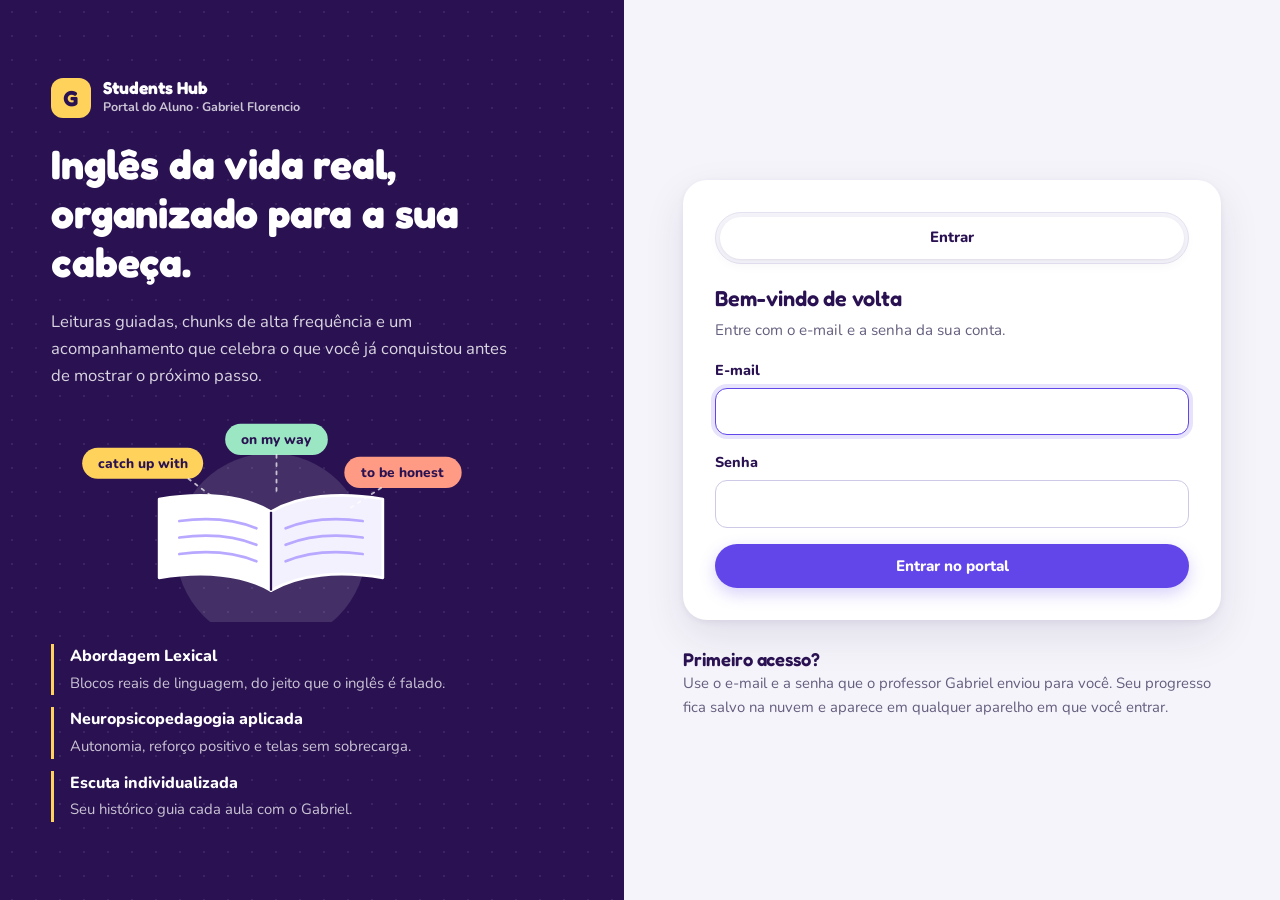
<file: portal/index.html>
<!DOCTYPE html>
<html lang="pt-BR">
<head>
<meta charset="utf-8">
<meta name="viewport" content="width=device-width, initial-scale=1, viewport-fit=cover">
<title>Students Hub · Portal do Aluno | Gabriel Florencio</title>
<meta name="description" content="Students Hub: portal do aluno da Mentoria Gabriel Florencio. Leituras guiadas, chunks reais do inglês falado e acompanhamento individualizado.">
<meta name="theme-color" content="#2A1252">
<link rel="preconnect" href="https://fonts.googleapis.com">
<link rel="preconnect" href="https://fonts.gstatic.com" crossorigin>
<link href="https://fonts.googleapis.com/css2?family=Fredoka:wght@500;600;700&family=Nunito:ital,wght@0,400;0,600;0,700;0,800;1,400;1,600&display=swap" rel="stylesheet">
<link rel="icon" href="data:image/svg+xml,<svg xmlns='http://www.w3.org/2000/svg' viewBox='0 0 100 100'><rect width='100' height='100' rx='26' fill='%23FFD25C'/><text x='50' y='70' font-size='62' text-anchor='middle' font-family='Arial' font-weight='700' fill='%232A1252'>G</text></svg>">
<link rel="stylesheet" href="assets/css/app.css">
</head>
<body>
<div id="app" aria-live="off">
  <div class="boot" role="status"><span class="brandmark__logo" aria-hidden="true">G</span><span>Carregando o Students Hub...</span></div>
</div>
<noscript><p class="noscript">O Students Hub precisa de JavaScript ativado para funcionar.</p></noscript>

<script src="config.js"></script>
<script src="assets/vendor/supabase.js"></script>
<script src="assets/js/core/util.js"></script>
<script src="assets/js/core/speech.js"></script>
<script src="assets/js/content/illustrations.js"></script>
<script src="assets/js/content/readings.js"></script>
<script src="assets/js/content/games.js"></script>
<script src="assets/js/content/maps.js"></script>
<script src="assets/js/content/lexicon.js"></script>
<script src="assets/js/content/pedagogy.js"></script>
<script src="assets/js/core/store.js"></script>
<script src="assets/js/core/backend.js"></script>
<script src="assets/js/modules/shell.js"></script>
<script src="assets/js/modules/auth.js"></script>
<script src="assets/js/modules/home.js"></script>
<script src="assets/js/modules/reading.js"></script>
<script src="assets/js/modules/profile.js"></script>
<script src="assets/js/modules/games.js"></script>
<script src="assets/js/modules/maps.js"></script>
<script src="assets/js/modules/lexicon.js"></script>
<script src="assets/js/modules/agenda.js"></script>
<script src="assets/js/modules/teacher.js"></script>
<script src="assets/js/app.js"></script>
</body>
</html>
</file>
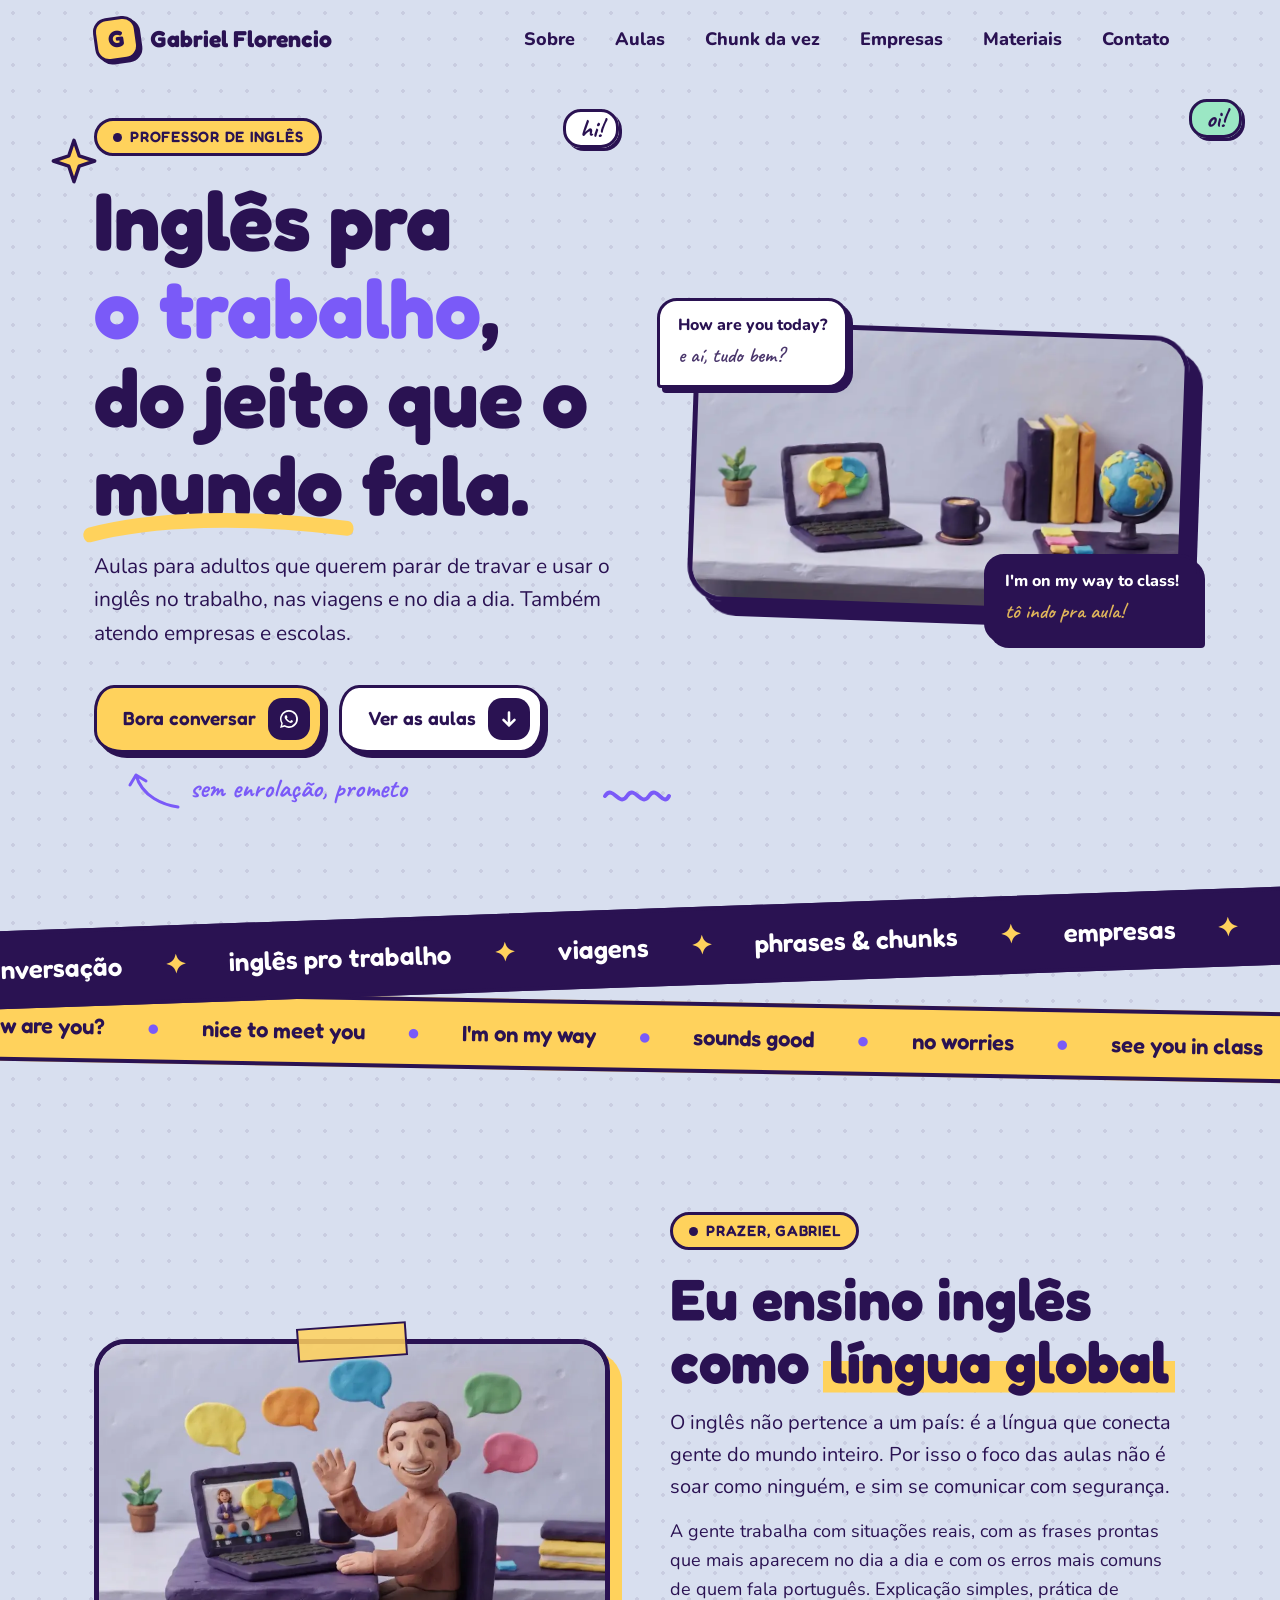
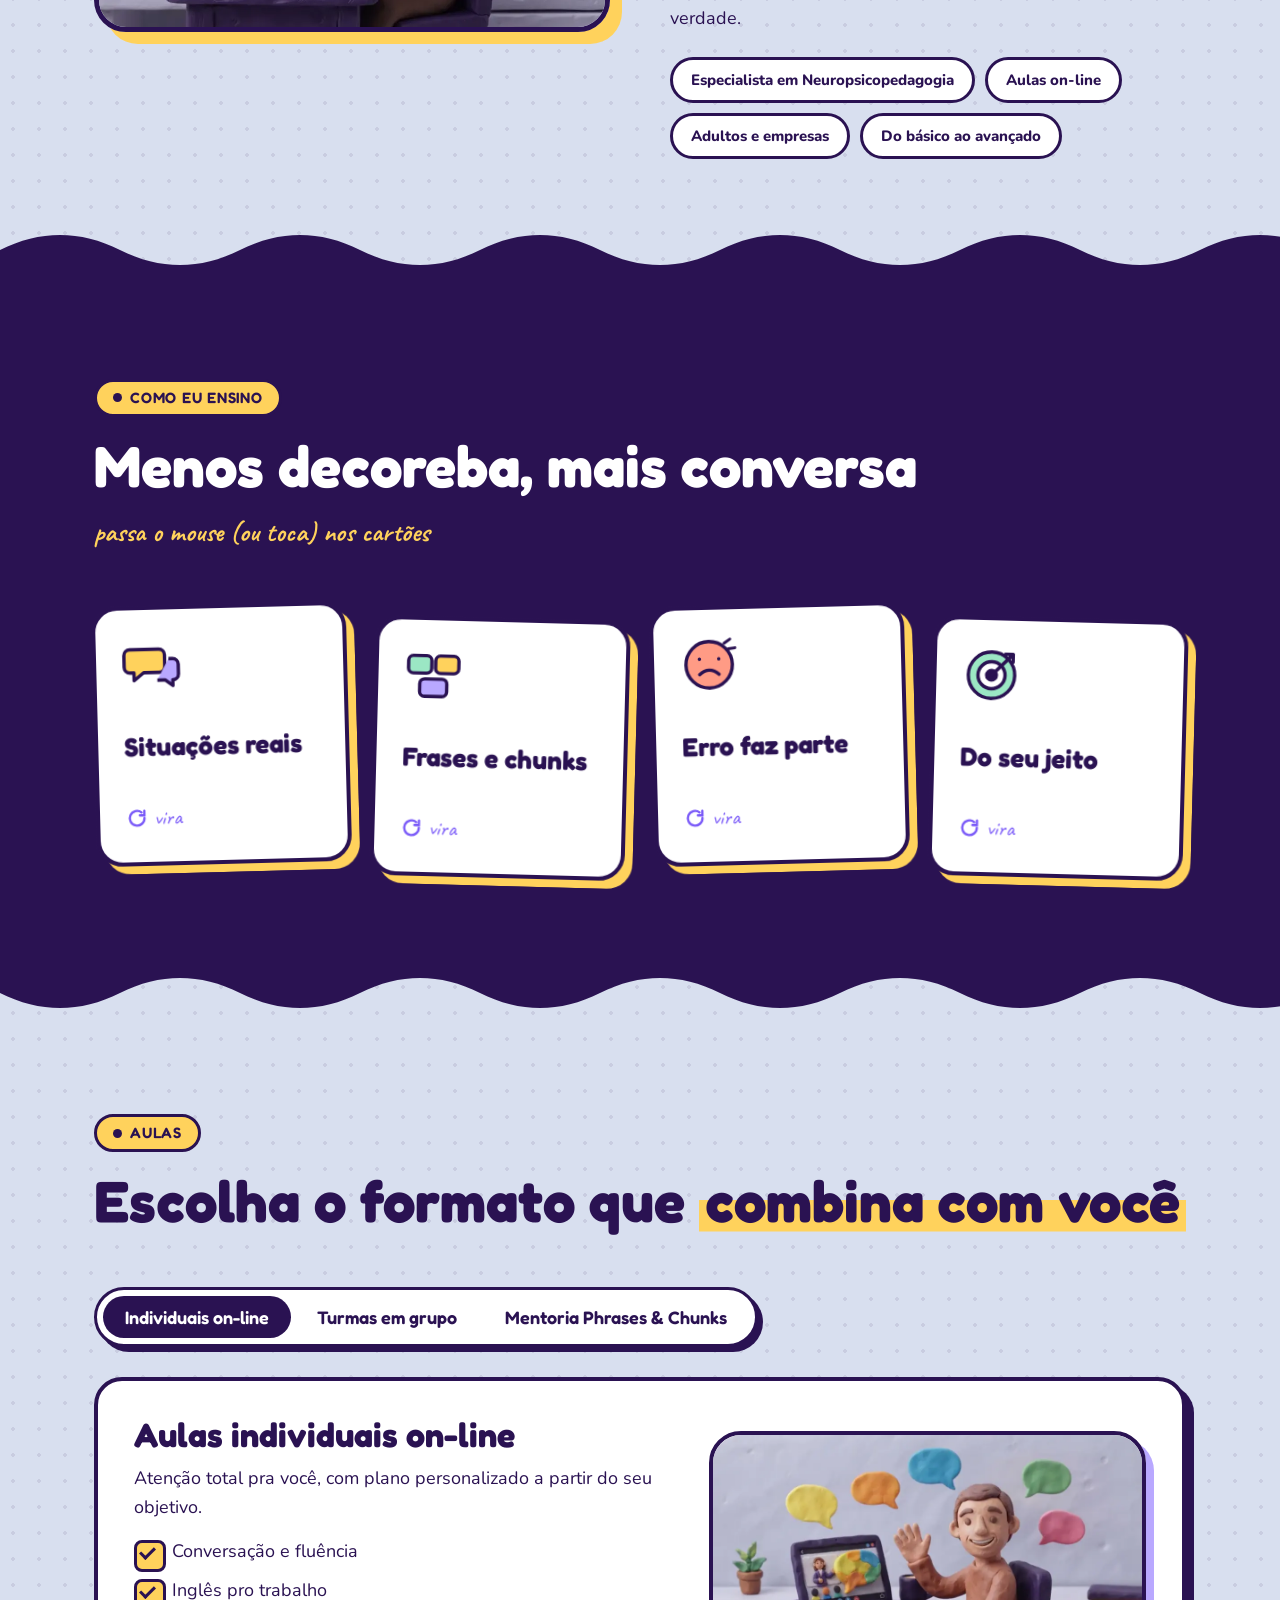
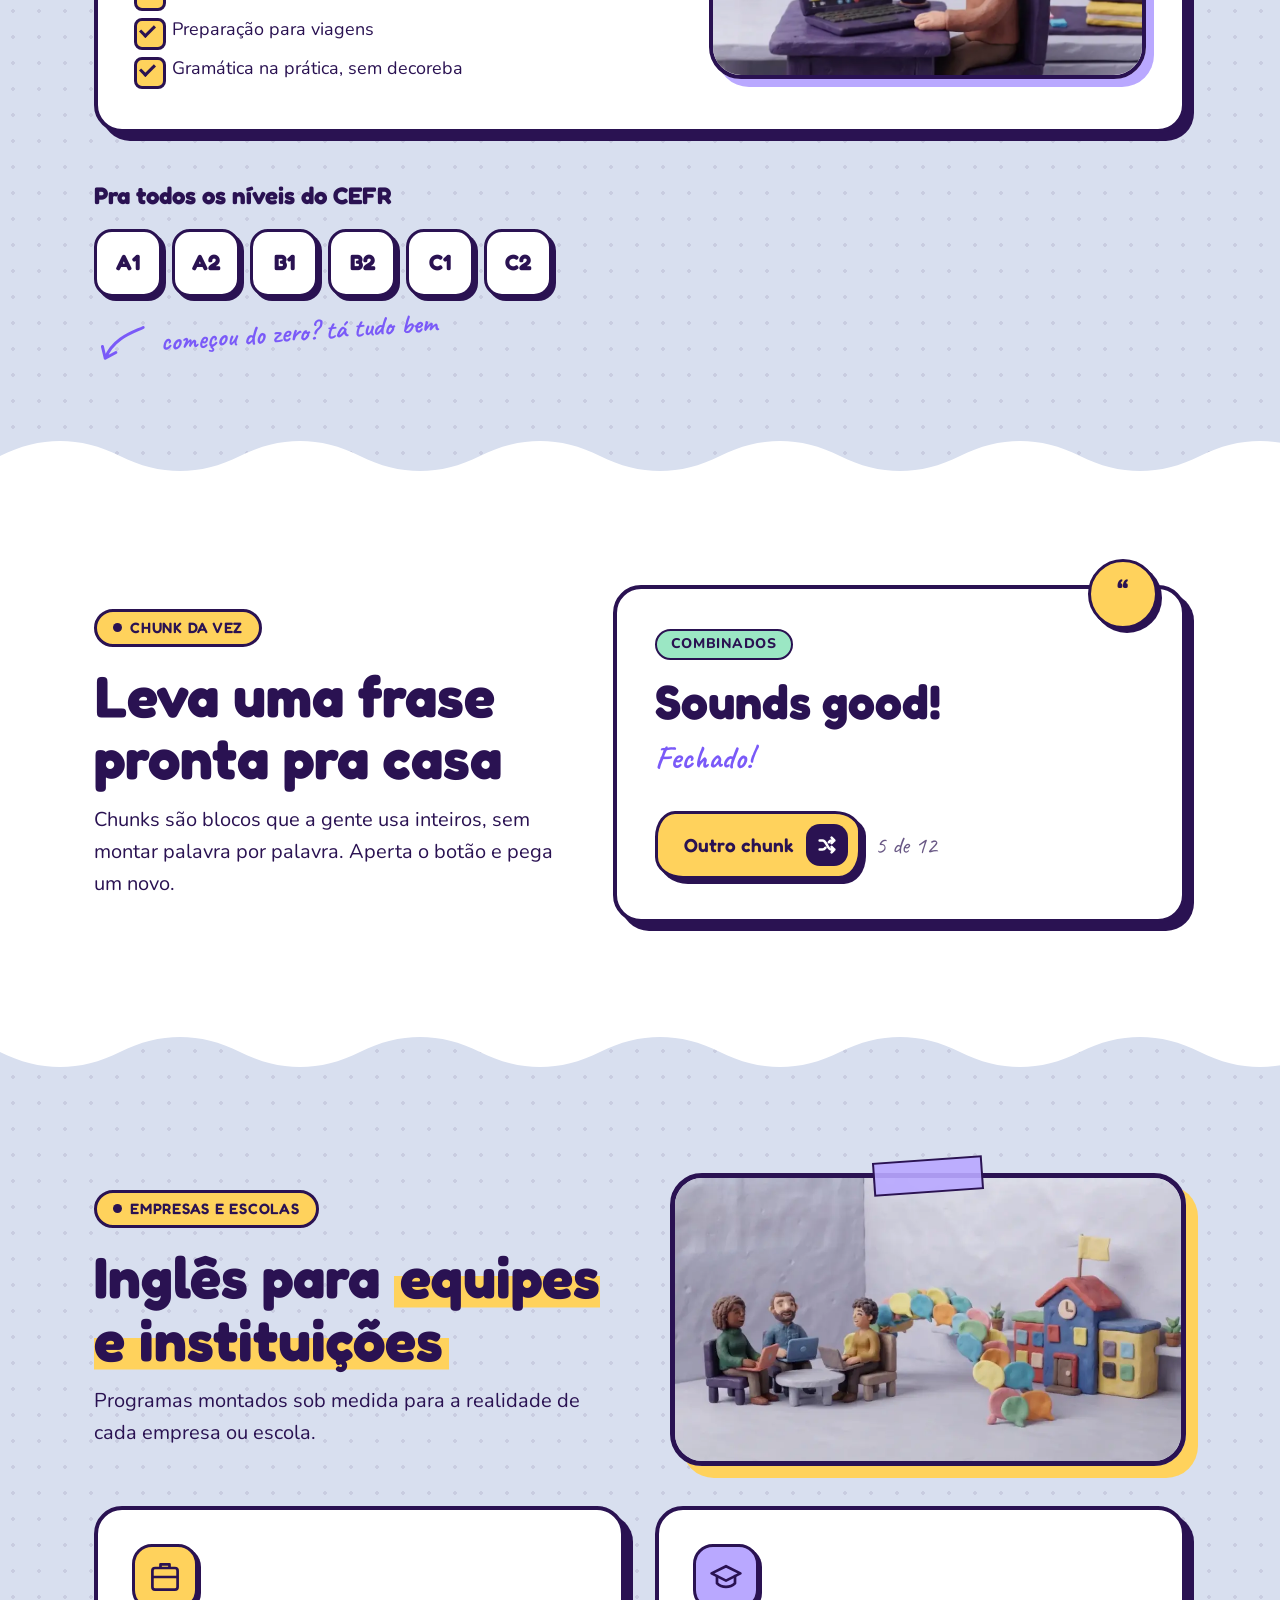
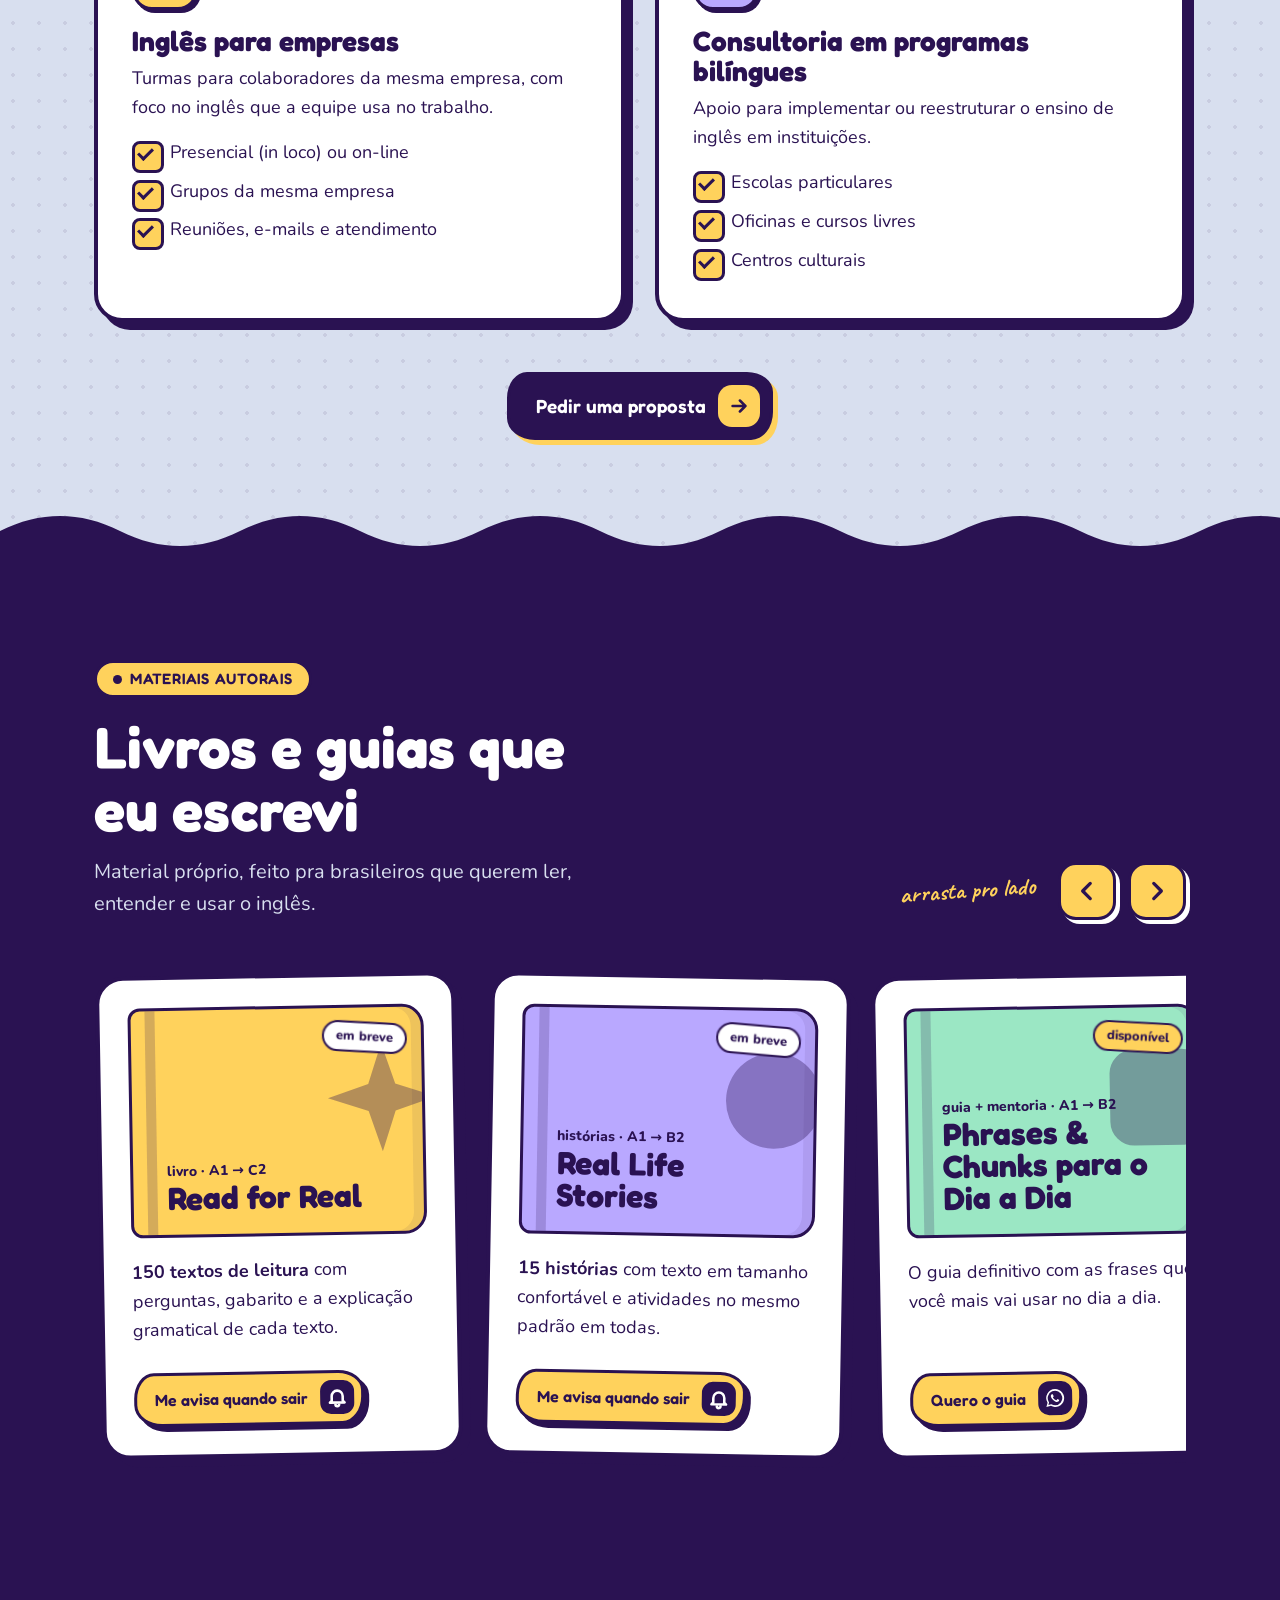
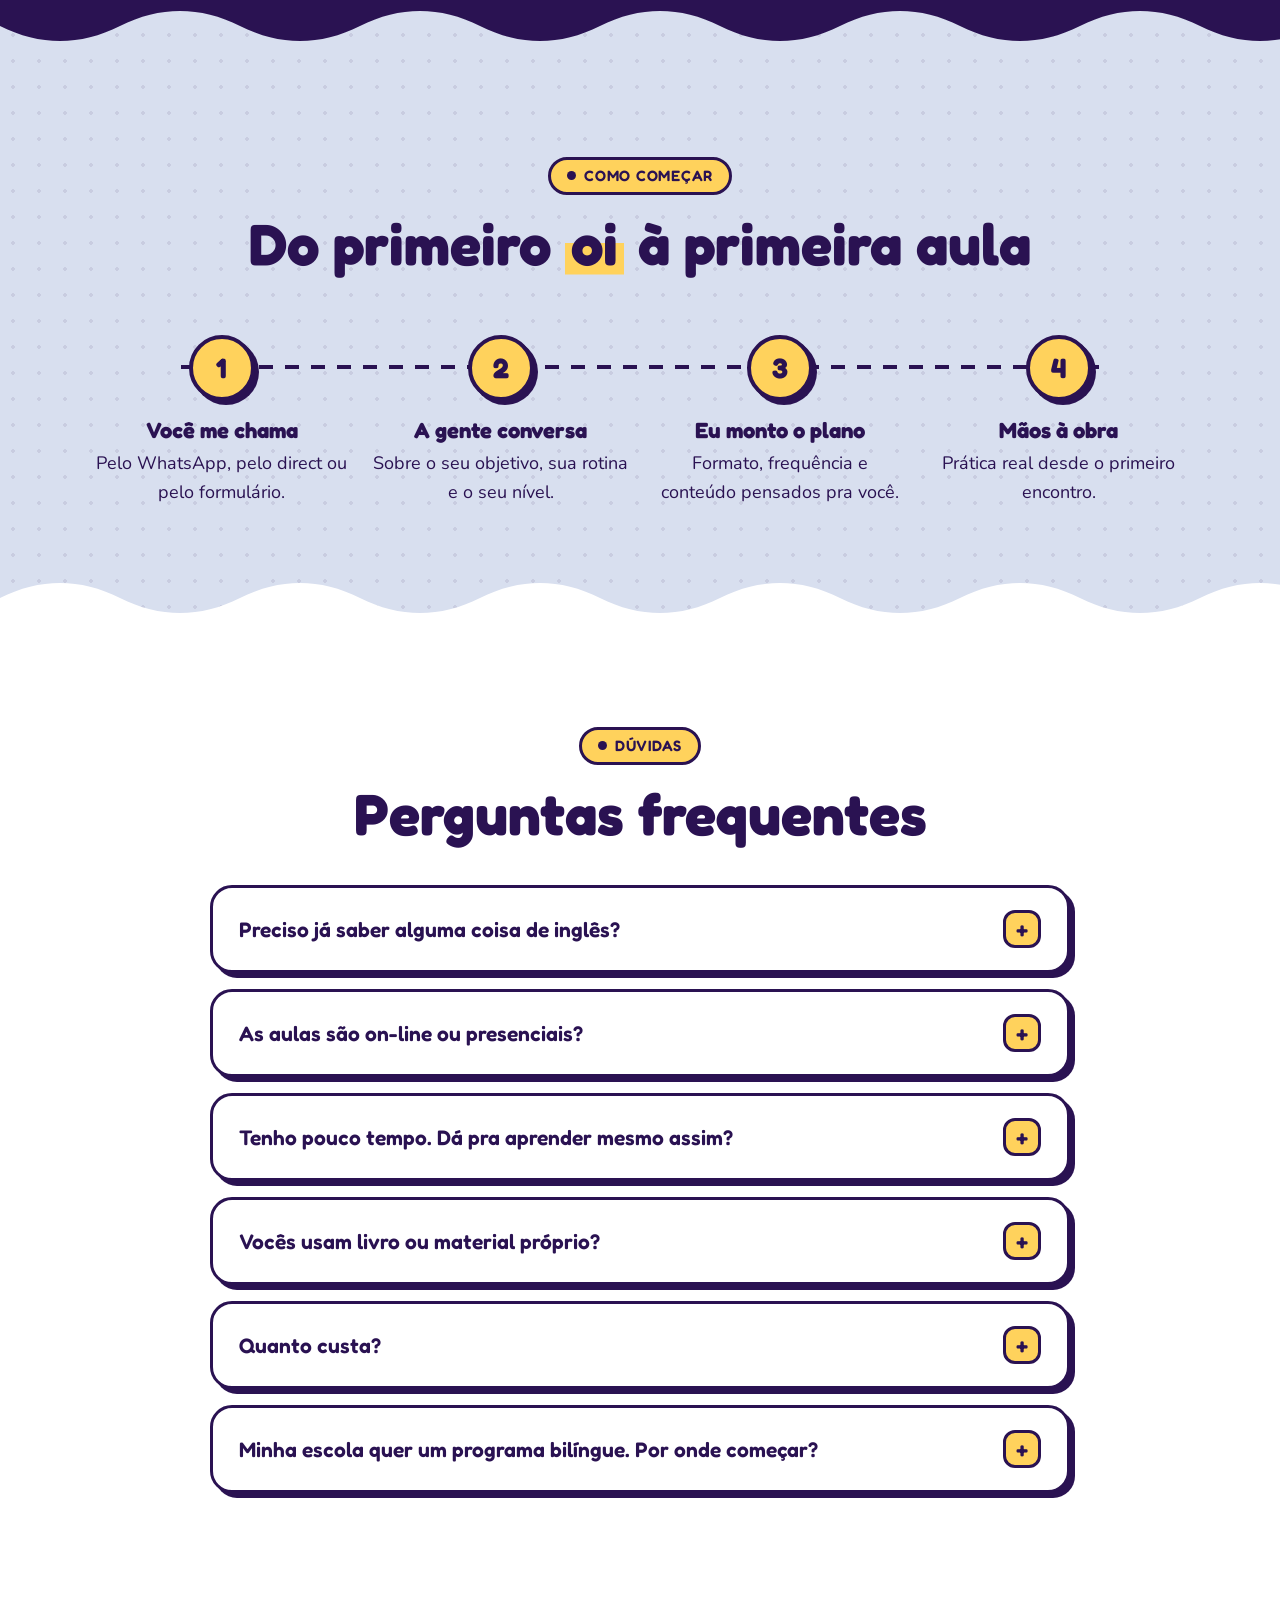
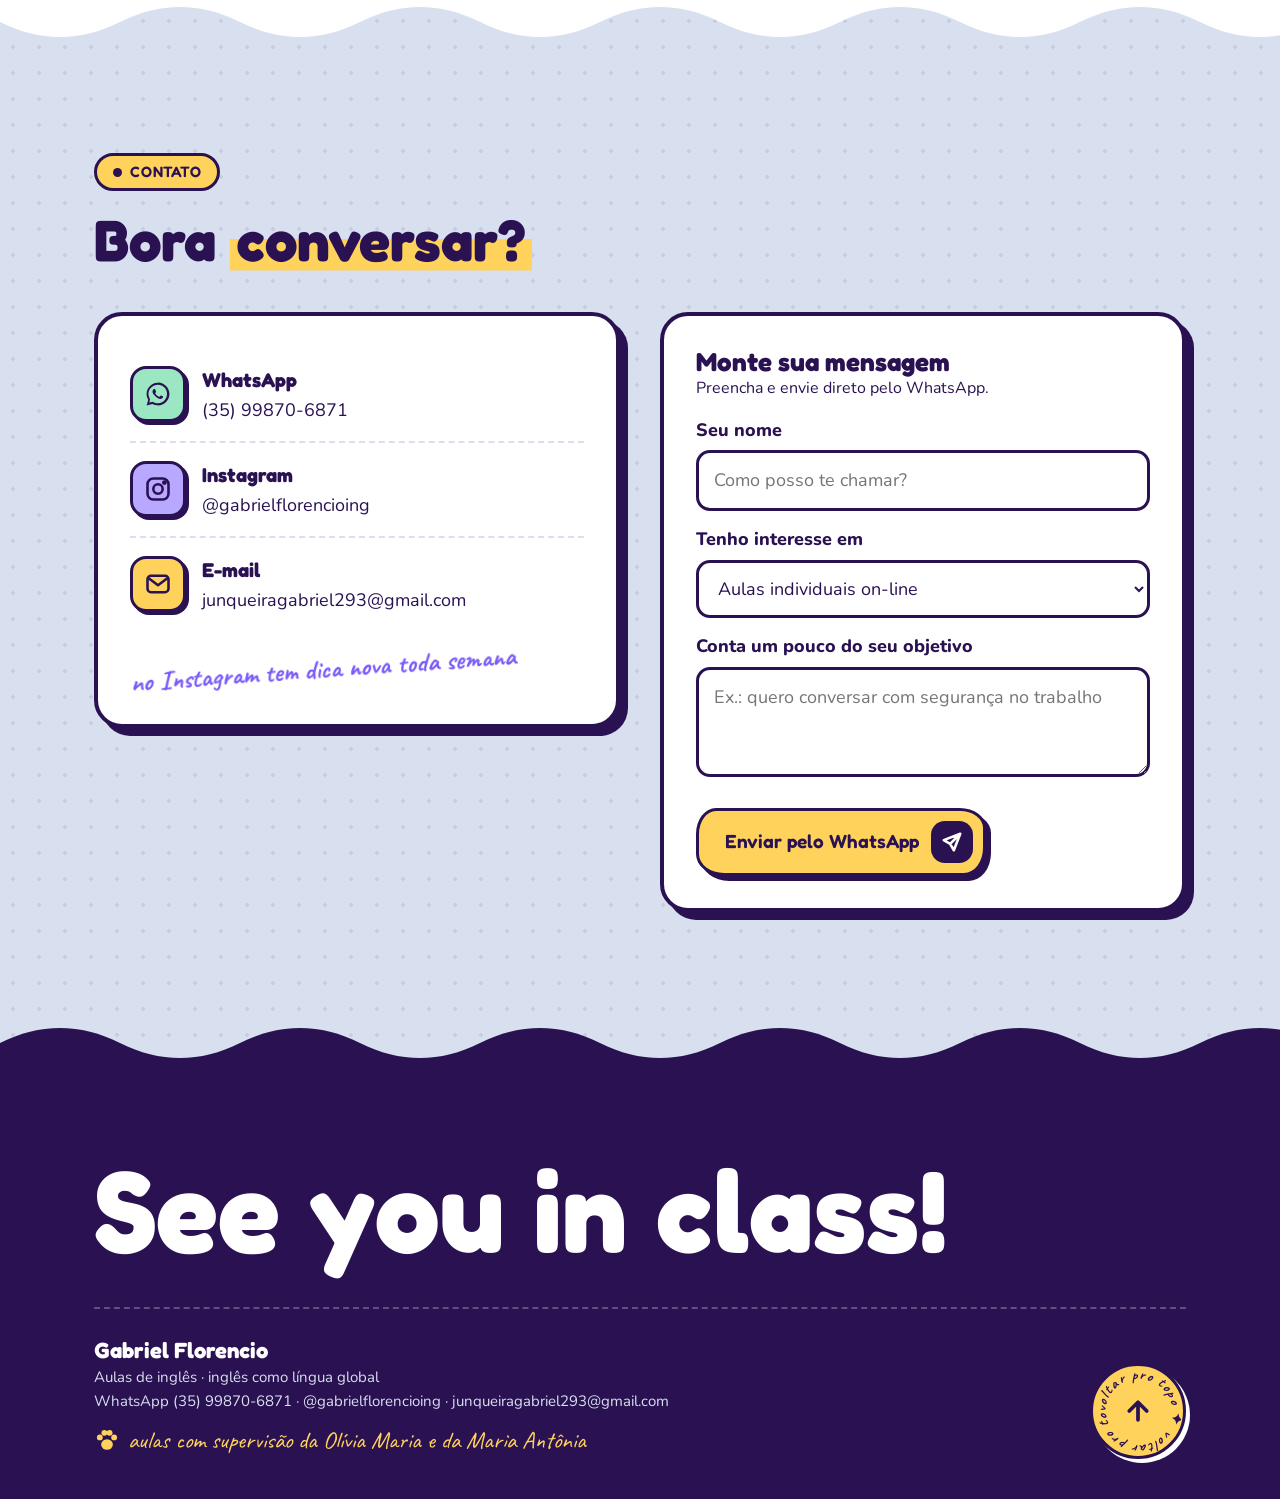
<file: index (1).html>
<!DOCTYPE html>
<html lang="pt-BR">
<head>
<meta charset="utf-8">
<meta name="viewport" content="width=device-width,initial-scale=1">
<title>Gabriel Florencio · Aulas de Inglês</title>
<meta name="description" content="Aulas de inglês para adultos, empresas e escolas. Inglês pra vida real, do jeito que o mundo fala.">
<meta property="og:title" content="Gabriel Florencio · Aulas de Inglês">
<meta property="og:description" content="Inglês pra vida real, do jeito que o mundo fala.">
<link rel="preconnect" href="https://fonts.googleapis.com"><link rel="preconnect" href="https://fonts.gstatic.com" crossorigin>
<link href="https://fonts.googleapis.com/css2?family=Fredoka:wght@500;600;700&family=Nunito:wght@400;600;700;800&family=Caveat:wght@600;700&display=swap" rel="stylesheet">
<link rel="icon" href="data:image/svg+xml,<svg xmlns='http://www.w3.org/2000/svg' viewBox='0 0 100 100'><rect width='100' height='100' rx='26' fill='%23FFD25C'/><text x='50' y='70' font-size='62' text-anchor='middle' font-family='Arial' font-weight='700' fill='%232A1252'>G</text></svg>">
<style>
:root{--lil:#D8DFEF;--ink:#2A1252;--yel:#FFD25C;--pur:#7A5AF8;--mint:#9BE7C4;--pink:#B9A8FF;--coral:#FF9B85}
*{box-sizing:border-box;margin:0;padding:0}
html{scroll-behavior:smooth;overflow-x:clip}
body{font-family:'Nunito',system-ui,sans-serif;color:var(--ink);background:var(--lil);background-image:radial-gradient(rgba(42,18,82,.09) 1.6px,transparent 1.6px);background-size:26px 26px;line-height:1.6;font-size:18px;overflow-x:clip}
h1,h2,h3,.f{font-family:'Fredoka',system-ui,sans-serif;line-height:1.08;font-weight:700}
.hand{font-family:'Caveat',cursive;font-weight:700}
a{color:inherit}
.wrap{max-width:1140px;margin:0 auto;padding:0 24px;position:relative}
img{max-width:100%;display:block}
::selection{background:var(--yel);color:var(--ink)}
/* cursor */
.cur,.cur2{position:fixed;left:0;top:0;pointer-events:none;z-index:999;border-radius:50%;display:none}
.cur{width:10px;height:10px;background:var(--ink);margin:-5px 0 0 -5px}
.cur2{width:44px;height:44px;border:2.5px solid var(--ink);margin:-22px 0 0 -22px;transition:width .25s,height .25s,margin .25s,background .25s}
.cur2.big{width:74px;height:74px;margin:-37px 0 0 -37px;background:rgba(255,210,92,.35)}
@media (pointer:fine){.cur,.cur2{display:block}}
#prog{position:fixed;top:0;left:0;height:4px;background:var(--pur);z-index:100;width:0;border-radius:0 4px 4px 0}
/* reveal */
.rv{opacity:0;transform:translateY(40px);transition:opacity .8s cubic-bezier(.2,.8,.2,1),transform .8s cubic-bezier(.2,.8,.2,1)}
.rv.l{transform:translateX(-60px) rotate(-3deg)}.rv.r{transform:translateX(60px) rotate(3deg)}.rv.z{transform:scale(.8) rotate(-4deg)}
.rv.in{opacity:1;transform:none}
.d1{transition-delay:.1s}.d2{transition-delay:.2s}.d3{transition-delay:.3s}.d4{transition-delay:.4s}
/* split words */
.sw{display:inline-block;opacity:0;transform:translateY(.6em) rotate(6deg);animation:wd .7s cubic-bezier(.3,1.5,.5,1) forwards;animation-delay:calc(var(--i)*70ms + .15s)}
@keyframes wd{to{opacity:1;transform:none}}
/* sticker */
.sticker{background:#fff;border:4px solid var(--ink);border-radius:28px;box-shadow:8px 8px 0 var(--ink);transition:box-shadow .25s}
.tilt{transform-style:preserve-3d;transition:transform .2s ease-out,box-shadow .25s;will-change:transform}
/* BUTTONS */
.btn{--mx:0px;--my:0px;position:relative;display:inline-flex;align-items:center;gap:12px;font-family:'Fredoka';font-weight:600;font-size:19px;text-decoration:none;padding:10px 10px 10px 26px;border:3px solid var(--ink);border-radius:20px 26px 22px 28px/26px 20px 28px 22px;box-shadow:5px 5px 0 var(--ink);transition:transform .2s cubic-bezier(.3,1.6,.5,1),box-shadow .2s,border-radius .4s;cursor:pointer;background:#fff;color:var(--ink);transform:translate(var(--mx),var(--my));-webkit-tap-highlight-color:transparent}
.btn:hover{transform:translate(calc(var(--mx) - 3px),calc(var(--my) - 3px)) rotate(-1.5deg);box-shadow:9px 9px 0 var(--ink);border-radius:28px 20px 26px 22px/22px 28px 20px 26px}
.btn:active{transform:translate(4px,4px) scale(.97);box-shadow:1px 1px 0 var(--ink)}
.btn .lbl{display:block;overflow:hidden;height:1.3em;line-height:1.3em}
.btn .lbl span{display:block;transition:transform .35s cubic-bezier(.6,0,.2,1);text-shadow:0 1.3em 0 currentColor}
.btn:hover .lbl span{transform:translateY(-1.3em)}
.btn .go{width:42px;height:42px;flex:none;border-radius:14px;background:var(--ink);display:grid;place-items:center;transition:transform .4s cubic-bezier(.3,1.6,.5,1),border-radius .4s}
.btn .go svg{width:22px;height:22px}
.btn:hover .go{transform:rotate(-12deg) scale(1.08);border-radius:50%}
.btn.y{background:var(--yel)}
.btn.k{background:var(--ink);color:#fff;box-shadow:5px 5px 0 var(--yel)}.btn.k:hover{box-shadow:9px 9px 0 var(--yel)}.btn.k .go{background:var(--yel)}
.btn.sm{font-size:16px;padding:7px 7px 7px 18px}.btn.sm .go{width:34px;height:34px;border-radius:11px}
.btn.fly .go svg{animation:fly 1s cubic-bezier(.5,0,.6,1) forwards}
@keyframes fly{40%{transform:translate(-6px,4px) rotate(-10deg)}100%{transform:translate(160px,-120px) rotate(20deg);opacity:0}}
.spark{position:fixed;pointer-events:none;z-index:998;width:14px;height:14px;margin:-7px 0 0 -7px}
.tag{display:inline-flex;align-items:center;gap:8px;font-family:'Fredoka';font-weight:600;font-size:15px;letter-spacing:.05em;text-transform:uppercase;background:var(--yel);border:3px solid var(--ink);border-radius:999px;padding:4px 16px;transform:rotate(-2deg);transition:transform .3s cubic-bezier(.3,1.6,.5,1)}
.tag:hover{transform:rotate(3deg) scale(1.06)}
.tag::before{content:'';width:9px;height:9px;border-radius:50%;background:var(--ink);animation:blink 1.6s infinite}
@keyframes blink{50%{transform:scale(.4)}}
.hl{background:linear-gradient(var(--yel),var(--yel)) no-repeat 0 88%/0% 45%;transition:background-size 1s cubic-bezier(.6,0,.2,1) .4s;padding:0 .1em}
.in .hl,.hl.in{background-size:100% 45%}
section{padding:110px 0;position:relative;scroll-margin-top:60px}
.sec-title{font-size:clamp(34px,4.8vw,58px);margin:18px 0 14px}
.lead{font-size:20px;max-width:680px}
.note{font-family:'Caveat';font-weight:700;font-size:27px;color:var(--pur);display:inline-flex;align-items:flex-start;gap:6px;transform:rotate(-4deg)}
.note svg{width:60px;height:44px;flex:none}
.note path{stroke-dasharray:120;stroke-dashoffset:120;transition:stroke-dashoffset 1.2s .6s}
.in .note path,.note.in path{stroke-dashoffset:0}
/* waves */
.dark,.white{position:relative}
.dark{background:var(--ink);color:#fff}
.white{background:#fff}
.dark::before,.dark::after,.white::before,.white::after{content:'';position:absolute;left:0;right:0;height:40px;background-repeat:repeat-x;background-size:240px 40px;pointer-events:none}
.dark::before{top:-39px;background-image:url("data:image/svg+xml,%3Csvg xmlns='http://www.w3.org/2000/svg' viewBox='0 0 240 40'%3E%3Cpath d='M0 40V20C40 0 80 0 120 20S200 40 240 20V40Z' fill='%232A1252'/%3E%3C/svg%3E")}
.dark::after{bottom:-39px;transform:scaleY(-1);background-image:url("data:image/svg+xml,%3Csvg xmlns='http://www.w3.org/2000/svg' viewBox='0 0 240 40'%3E%3Cpath d='M0 40V20C40 0 80 0 120 20S200 40 240 20V40Z' fill='%232A1252'/%3E%3C/svg%3E")}
.white::before{top:-39px;background-image:url("data:image/svg+xml,%3Csvg xmlns='http://www.w3.org/2000/svg' viewBox='0 0 240 40'%3E%3Cpath d='M0 40V20C40 0 80 0 120 20S200 40 240 20V40Z' fill='%23fff'/%3E%3C/svg%3E")}
.white::after{bottom:-39px;transform:scaleY(-1);background-image:url("data:image/svg+xml,%3Csvg xmlns='http://www.w3.org/2000/svg' viewBox='0 0 240 40'%3E%3Cpath d='M0 40V20C40 0 80 0 120 20S200 40 240 20V40Z' fill='%23fff'/%3E%3C/svg%3E")}
.dark .sticker{color:var(--ink)}
/* nav */
nav{position:sticky;top:0;z-index:60;transition:background .3s,box-shadow .3s}
nav.sc{background:rgba(216,223,239,.94);backdrop-filter:blur(10px);box-shadow:0 3px 0 var(--ink)}
nav .wrap{display:flex;align-items:center;justify-content:space-between;height:78px}
.logo{font-family:'Fredoka';font-weight:700;font-size:23px;text-decoration:none;display:flex;align-items:center;gap:12px}
.logo i{width:44px;height:44px;border-radius:14px;background:var(--yel);border:3px solid var(--ink);display:grid;place-items:center;font-style:normal;transform:rotate(-8deg);transition:transform .6s cubic-bezier(.3,1.6,.5,1);box-shadow:3px 3px 0 var(--ink)}
.logo:hover i{transform:rotate(352deg) scale(1.1)}
.menu{display:flex;gap:8px;font-weight:800;align-items:center}
.menu a{text-decoration:none;padding:6px 14px;border-radius:999px;border:2.5px solid transparent;transition:all .25s}
.menu a:hover{border-color:var(--ink);transform:rotate(-3deg);background:#fff}
.menu a.act{background:var(--yel);border-color:var(--ink)}
.burger{display:none;background:var(--yel);border:3px solid var(--ink);border-radius:14px;width:50px;height:46px;cursor:pointer;position:relative;box-shadow:3px 3px 0 var(--ink)}
.burger i{position:absolute;left:12px;right:12px;height:3px;background:var(--ink);border-radius:2px;transition:transform .3s,opacity .3s}
.burger i:nth-child(1){top:13px}.burger i:nth-child(2){top:20px}.burger i:nth-child(3){top:27px}
.burger.x i:nth-child(1){transform:translateY(7px) rotate(45deg)}.burger.x i:nth-child(2){opacity:0}.burger.x i:nth-child(3){transform:translateY(-7px) rotate(-45deg)}
/* hero */
.hero{padding:40px 0 90px;position:relative}
.hero .wrap{display:grid;grid-template-columns:1.05fr .95fr;gap:50px;align-items:center}
.hero h1{font-size:clamp(44px,6.4vw,84px);margin:20px 0}
.rot{display:inline-block;color:var(--pur)}
.rot span{display:inline-block;animation:pop .55s cubic-bezier(.3,1.6,.5,1)}
@keyframes pop{from{transform:translateY(40px) rotate(-8deg) scale(.6);opacity:0}to{transform:none;opacity:1}}
.scr{position:relative;display:inline-block;white-space:nowrap}
.scr svg{position:absolute;left:-4%;bottom:-.18em;width:108%;height:.4em;overflow:visible}
.scr path{stroke-dasharray:400;stroke-dashoffset:400;animation:draw 1s 1.4s cubic-bezier(.6,0,.2,1) forwards}
@keyframes draw{to{stroke-dashoffset:0}}
.hero p.sub{font-size:21px;max-width:560px}
.ctas{display:flex;gap:16px;flex-wrap:wrap;margin-top:34px;align-items:center}
.hero .note{margin:14px 0 0 30px}
.hero-art{position:relative}
.hero-art .frame{border-radius:36px;overflow:hidden;border:5px solid var(--ink);box-shadow:14px 14px 0 var(--ink);transform:rotate(2deg);animation:float 6s ease-in-out infinite}
@keyframes float{0%,100%{transform:rotate(2deg) translateY(0)}50%{transform:rotate(.5deg) translateY(-14px)}}
.bub{position:absolute;padding:12px 18px;border-radius:20px;border:3px solid var(--ink);font-weight:800;font-size:16px;box-shadow:5px 5px 0 var(--ink);white-space:nowrap;z-index:2;min-width:180px}
.bub small{display:block;font-family:'Caveat';font-size:21px;font-weight:600;opacity:.85;min-height:1.1em}
.bub.a{top:-30px;left:-34px;background:#fff;border-bottom-left-radius:4px;animation:bob 4s ease-in-out infinite}
.bub.b{bottom:-34px;right:-14px;background:var(--ink);color:#fff;border-bottom-right-radius:4px;animation:bob 4s ease-in-out -2s infinite}
.bub.b small{color:var(--yel)}
.typing::after{content:'|';animation:blink 1s infinite;margin-left:1px}
@keyframes bob{0%,100%{transform:translateY(0) rotate(-2deg)}50%{transform:translateY(-10px) rotate(2deg)}}
.badge{position:absolute;left:-60px;bottom:40px;width:132px;height:132px;z-index:3}
.badge .ring{width:100%;height:100%;animation:spin 14s linear infinite}
.badge .mid{position:absolute;inset:34px;border-radius:50%;background:var(--yel);border:3px solid var(--ink);display:grid;place-items:center}
.badge .mid svg{width:34px;height:34px;animation:spin 6s linear infinite reverse}
@keyframes spin{to{transform:rotate(360deg)}}
.doodle{position:absolute;pointer-events:none;transition:transform .3s ease-out}
.doodle .in3{animation:wig 5s ease-in-out infinite}
@keyframes wig{0%,100%{transform:rotate(-8deg)}50%{transform:rotate(8deg) translateY(-8px)}}
.say{font-family:'Caveat';font-weight:700;font-size:26px;background:#fff;border:3px solid var(--ink);border-radius:18px;padding:0 14px;box-shadow:3px 3px 0 var(--ink)}
/* marquee */
.marqs{transform:rotate(-2deg);margin:0 -30px 30px;position:relative;z-index:2}
.marq{background:var(--ink);color:#fff;border:4px solid var(--ink);overflow:hidden;padding:14px 0}
.marq.two{background:var(--yel);color:var(--ink);transform:rotate(3deg);margin-top:14px;position:relative;z-index:-1}
.marq .tr{display:flex;width:max-content;animation:mq 34s linear infinite;font-family:'Fredoka';font-weight:600;font-size:26px}
.marq.two .tr{animation-direction:reverse;font-size:22px}
.marq:hover .tr{animation-play-state:paused}
.marq .tr span{display:flex;align-items:center;gap:42px;padding-right:42px}
.marq .tr b{color:var(--yel);font-weight:600;display:inline-block;animation:spin 4s linear infinite}
.marq.two .tr b{color:var(--pur)}
@keyframes mq{to{transform:translateX(-50%)}}
/* split */
.split{display:grid;grid-template-columns:1fr 1fr;gap:60px;align-items:center}
.art{border-radius:32px;overflow:hidden;border:5px solid var(--ink);box-shadow:12px 12px 0 var(--yel);position:relative}
.art img{transition:transform 1.2s}
.art:hover img{transform:scale(1.07)}
.pin{position:absolute;width:110px;height:34px;background:rgba(255,210,92,.85);border:2px solid var(--ink);top:-14px;left:50%;margin-left:-55px;transform:rotate(-4deg);z-index:2}
.artw{position:relative}
.chips{display:flex;flex-wrap:wrap;gap:10px;margin-top:24px}
.chip{background:#fff;border:3px solid var(--ink);border-radius:999px;padding:8px 18px;font-weight:800;font-size:15px;transition:transform .3s cubic-bezier(.3,1.6,.5,1),background .2s;cursor:default}
.chip:nth-child(odd):hover{transform:rotate(-5deg) scale(1.08);background:var(--yel)}
.chip:nth-child(even):hover{transform:rotate(5deg) scale(1.08);background:var(--mint)}
/* flips */
.flips{display:grid;grid-template-columns:repeat(4,1fr);gap:24px;margin-top:50px}
.flip{perspective:1000px;height:260px;cursor:pointer}
.flip:nth-child(odd){transform:rotate(-1.5deg)}.flip:nth-child(even){transform:rotate(1.5deg) translateY(14px)}
.flip .in2{position:relative;width:100%;height:100%;transition:transform .8s cubic-bezier(.3,1.4,.5,1);transform-style:preserve-3d}
.flip.on .in2{transform:rotateY(180deg)}
@media (hover:hover){.flip:hover .in2{transform:rotateY(180deg)}}
.flip .fc{position:absolute;inset:0;backface-visibility:hidden;border:4px solid var(--ink);border-radius:26px;padding:26px;display:flex;flex-direction:column;justify-content:space-between}
.flip .front{background:#fff;color:var(--ink);box-shadow:8px 8px 0 var(--yel)}
.flip .back{background:var(--yel);color:var(--ink);transform:rotateY(180deg);box-shadow:8px 8px 0 #fff;justify-content:center;font-weight:700;font-size:18px}
.flip .ic{width:58px;height:58px}
.flip h3{font-size:26px}
.flip .hint{font-family:'Caveat';font-size:22px;color:var(--pur);display:flex;align-items:center;gap:6px}
.flip .hint svg{width:22px;height:22px;animation:spin 3s linear infinite}
/* tabs */
.tabs{display:inline-flex;gap:4px;flex-wrap:wrap;margin-top:40px;background:#fff;border:3px solid var(--ink);border-radius:999px;padding:6px;position:relative;box-shadow:5px 5px 0 var(--ink)}
.tabs .ind{position:absolute;top:6px;bottom:6px;border-radius:999px;background:var(--ink);transition:left .45s cubic-bezier(.3,1.4,.5,1),width .45s cubic-bezier(.3,1.4,.5,1);z-index:0}
.tabs button{position:relative;z-index:1;font-family:'Fredoka';font-weight:600;font-size:18px;padding:10px 22px;border:0;border-radius:999px;background:none;cursor:pointer;transition:color .3s;color:var(--ink)}
.tabs button.on{color:#fff}
.panes{margin-top:30px;position:relative}
.pane{display:none;grid-template-columns:1.1fr .9fr;gap:40px;align-items:center;padding:36px}
.pane.on{display:grid;animation:pane .6s cubic-bezier(.3,1.3,.5,1)}
@keyframes pane{from{opacity:0;transform:translateY(30px) rotate(-1.5deg) scale(.96)}to{opacity:1;transform:none}}
.pane h3{font-size:34px;margin-bottom:10px}
.pane .art{border-width:4px;box-shadow:8px 8px 0 var(--pink)}
ul.check{list-style:none;margin-top:16px}
ul.check li{padding-left:38px;position:relative;margin:10px 0}
ul.check li::before{content:'';position:absolute;left:0;top:3px;width:26px;height:26px;border-radius:8px;background:var(--yel);border:3px solid var(--ink);transition:transform .3s cubic-bezier(.3,1.6,.5,1)}
ul.check li::after{content:'';position:absolute;left:9px;top:7px;width:6px;height:12px;border:solid var(--ink);border-width:0 3px 3px 0;transform:rotate(45deg)}
ul.check li:hover::before{transform:rotate(-15deg) scale(1.15);background:var(--mint)}
.levels{display:flex;gap:10px;flex-wrap:wrap;margin-top:20px}
.lv{font-family:'Fredoka';font-weight:700;font-size:22px;width:68px;height:68px;border-radius:18px;border:3px solid var(--ink);display:grid;place-items:center;background:#fff;transition:transform .35s cubic-bezier(.3,1.6,.5,1),background .3s;box-shadow:4px 4px 0 var(--ink)}
.in .lv{animation:hop .6s cubic-bezier(.3,1.6,.5,1) backwards}
.in .lv:nth-child(2){animation-delay:.08s}.in .lv:nth-child(3){animation-delay:.16s}.in .lv:nth-child(4){animation-delay:.24s}.in .lv:nth-child(5){animation-delay:.32s}.in .lv:nth-child(6){animation-delay:.4s}
@keyframes hop{from{transform:translateY(40px) scale(.5);opacity:0}}
.lv:hover{transform:translateY(-10px) rotate(-8deg);background:var(--yel)}
/* chunk */
.chunkwrap{display:grid;grid-template-columns:.9fr 1.1fr;gap:50px;align-items:center}
.chunk{perspective:1200px}
.chunk .cardc{padding:40px 38px;position:relative;min-height:290px;display:flex;flex-direction:column;justify-content:center;transform-origin:center}
.chunk .cardc.swap{animation:swap .6s cubic-bezier(.5,0,.3,1.3)}
@keyframes swap{0%{transform:none}45%{transform:rotateX(90deg) scale(.95)}55%{transform:rotateX(-90deg) scale(.95)}100%{transform:none}}
.chunk .sit{display:inline-block;align-self:flex-start;background:var(--mint);border:2.5px solid var(--ink);border-radius:999px;padding:2px 14px;font-weight:800;font-size:14px;text-transform:uppercase;letter-spacing:.04em}
.chunk .en{font-family:'Fredoka';font-weight:700;font-size:clamp(32px,4vw,48px);margin:16px 0 6px;line-height:1.05}
.chunk .pt{font-family:'Caveat';font-weight:700;font-size:32px;color:var(--pur)}
.chunk .qm{position:absolute;top:-30px;right:24px;width:70px;height:70px;border-radius:50%;background:var(--yel);border:3px solid var(--ink);display:grid;place-items:center;font-family:'Fredoka';font-size:46px;line-height:1;box-shadow:4px 4px 0 var(--ink);animation:bob 3s ease-in-out infinite}
.chunk .row{display:flex;gap:14px;align-items:center;margin-top:28px;flex-wrap:wrap}
.chunk .cnt{font-family:'Caveat';font-size:24px;color:var(--ink);opacity:.7}
/* companies */
.cards2{display:grid;grid-template-columns:1fr 1fr;gap:30px;margin-top:40px}
.card{padding:34px}
.card h3{font-size:28px;margin:16px 0 8px}
.ico{width:66px;height:66px;border-radius:20px;border:3px solid var(--ink);display:grid;place-items:center;background:var(--yel);transition:transform .5s cubic-bezier(.3,1.6,.5,1);box-shadow:3px 3px 0 var(--ink)}
.card:hover .ico{transform:rotate(-14deg) scale(1.12)}
.ico svg{width:36px;height:36px}
/* carousel */
.carousel{display:flex;gap:28px;overflow-x:auto;scroll-snap-type:x mandatory;padding:24px 8px 40px;margin-top:30px;scrollbar-width:none;cursor:grab}
.carousel.drag{cursor:grabbing;scroll-snap-type:none}
.carousel::-webkit-scrollbar{display:none}
.book{flex:0 0 min(360px,82%);scroll-snap-align:start;padding:28px;display:flex;flex-direction:column;user-select:none}
.book:nth-child(odd){transform:rotate(-1deg)}.book:nth-child(even){transform:rotate(1deg)}
.cover{height:230px;border-radius:12px 22px 22px 12px;border:3px solid var(--ink);display:flex;flex-direction:column;justify-content:flex-end;padding:20px 20px 20px 34px;margin-bottom:20px;position:relative;overflow:hidden;transition:transform .5s cubic-bezier(.3,1.5,.5,1);box-shadow:inset -10px 0 0 rgba(42,18,82,.08)}
.book:hover .cover{transform:perspective(600px) rotateY(-14deg) rotate(-2deg) scale(1.03)}
.cover b{font-family:'Fredoka';font-size:32px;line-height:1;position:relative}
.cover small{font-weight:800;font-size:14px;position:relative}
.cover::before{content:'';position:absolute;left:14px;top:0;bottom:0;width:10px;background:rgba(42,18,82,.2)}
.cover .deco{position:absolute;right:-20px;top:30px;width:120px;height:120px;opacity:.35}
.soon{position:absolute;top:14px;right:14px;background:#fff;border:2px solid var(--ink);border-radius:999px;padding:3px 12px;font-weight:800;font-size:13px;transform:rotate(4deg)}
.book .btn{margin-top:auto;align-self:flex-start}
.carnav{display:flex;gap:12px;justify-content:flex-end}
.carnav button{width:58px;height:58px;border-radius:18px;border:3px solid var(--ink);background:var(--yel);cursor:pointer;box-shadow:4px 4px 0 #fff;transition:transform .25s cubic-bezier(.3,1.6,.5,1);color:var(--ink);display:grid;place-items:center}
.carnav button svg{width:26px;height:26px}
.carnav button:hover{transform:rotate(-10deg) scale(1.08)}
.carnav button:active{transform:translate(3px,3px)}
/* steps */
.steps{display:grid;grid-template-columns:repeat(4,1fr);gap:24px;margin-top:60px;position:relative}
.steps .ln{position:absolute;top:30px;left:8%;right:8%;height:4px;background:repeating-linear-gradient(90deg,var(--ink) 0 14px,transparent 14px 26px);transform:scaleX(0);transform-origin:left;transition:transform 1.8s cubic-bezier(.6,0,.2,1)}
.steps.in .ln{transform:scaleX(1)}
.step{text-align:center;position:relative}
.step .num{width:66px;height:66px;margin:0 auto 18px;border-radius:50%;background:var(--yel);border:4px solid var(--ink);display:grid;place-items:center;font-family:'Fredoka';font-weight:700;font-size:28px;position:relative;z-index:1;transition:transform .5s cubic-bezier(.3,1.6,.5,1);box-shadow:4px 4px 0 var(--ink);transform:scale(0)}
.steps.in .num{transform:scale(1)}
.steps.in .step:nth-child(3) .num{transition-delay:.4s}.steps.in .step:nth-child(4) .num{transition-delay:.8s}.steps.in .step:nth-child(5) .num{transition-delay:1.2s}.steps.in .step:nth-child(2) .num{transition-delay:0s}
.steps.in .step:hover .num{transform:scale(1.18) rotate(12deg);transition-delay:0s}
.step h3{font-size:22px;margin-bottom:6px}
/* faq */
.faq{max-width:860px;margin:40px auto 0}
.qa{background:#fff;border:3px solid var(--ink);border-radius:22px;margin-top:16px;box-shadow:5px 5px 0 var(--ink);overflow:hidden;transition:box-shadow .25s,transform .25s}
.qa:hover{transform:translateX(6px)}
.qa.on{box-shadow:8px 8px 0 var(--yel),8px 8px 0 3px var(--ink)}
.qa button{width:100%;text-align:left;background:none;border:0;font-family:'Fredoka';font-weight:600;font-size:21px;padding:22px 26px;cursor:pointer;display:flex;justify-content:space-between;gap:20px;align-items:center;color:var(--ink)}
.qa .pl{width:38px;height:38px;flex:none;border-radius:12px;background:var(--yel);border:3px solid var(--ink);display:grid;place-items:center;transition:transform .5s cubic-bezier(.3,1.6,.5,1),background .3s,border-radius .3s;font-size:24px;line-height:1}
.qa.on .pl{transform:rotate(135deg);background:var(--pink);border-radius:50%}
.qa .ans{max-height:0;transition:max-height .45s ease,padding .45s;padding:0 26px}
.qa.on .ans{max-height:300px;padding:0 26px 24px}
/* contact */
.contact{display:grid;grid-template-columns:1fr 1fr;gap:40px;align-items:start;margin-top:40px}
.cbox{padding:32px}
.cline{display:flex;align-items:center;gap:16px;padding:16px 0;border-bottom:2px dashed var(--lil);text-decoration:none;transition:transform .3s cubic-bezier(.3,1.6,.5,1)}
.cline:hover{transform:translateX(10px)}
.cline:hover .ico{transform:rotate(-12deg) scale(1.1)}
.cline:last-of-type{border:0}
.cline .ico{width:56px;height:56px;border-radius:16px}
.cline .ico svg{width:28px;height:28px}
.cline b{display:block;font-family:'Fredoka';font-size:20px}
form label{display:block;font-weight:800;margin:14px 0 6px}
form input,form select,form textarea{width:100%;font:inherit;padding:13px 15px;border:3px solid var(--ink);border-radius:14px;background:#fff;transition:box-shadow .25s,transform .25s;color:var(--ink)}
form input:focus,form select:focus,form textarea:focus{outline:none;box-shadow:5px 5px 0 var(--yel);transform:translate(-2px,-2px)}
form textarea{min-height:110px;resize:vertical}
form .btn{margin-top:22px}
/* footer */
footer{background:var(--ink);color:var(--lil);padding:90px 0 40px;font-size:15px;position:relative;margin-top:40px}
footer::before{content:'';position:absolute;left:0;right:0;top:-39px;height:40px;background:url("data:image/svg+xml,%3Csvg xmlns='http://www.w3.org/2000/svg' viewBox='0 0 240 40'%3E%3Cpath d='M0 40V20C40 0 80 0 120 20S200 40 240 20V40Z' fill='%232A1252'/%3E%3C/svg%3E") repeat-x;background-size:240px 40px}
.bye{font-family:'Fredoka';font-weight:700;font-size:clamp(48px,9vw,120px);color:#fff;line-height:1;display:flex;flex-wrap:wrap;gap:0 .25em}
.bye span{display:inline-block;transition:transform .3s cubic-bezier(.3,1.6,.5,1),color .3s}
.bye span:hover{transform:translateY(-14px) rotate(-6deg);color:var(--yel)}
.foot{display:flex;justify-content:space-between;gap:24px;flex-wrap:wrap;align-items:flex-end;margin-top:40px;padding-top:30px;border-top:2px dashed rgba(216,223,239,.3)}
.dogs{font-family:'Caveat';font-size:24px;color:var(--yel);display:flex;align-items:center;gap:8px;margin-top:8px}
.dogs svg{width:26px;height:26px;animation:wig 3s ease-in-out infinite}
.top{width:96px;height:96px;border-radius:50%;background:var(--yel);border:3px solid var(--ink);display:grid;place-items:center;position:relative;text-decoration:none;box-shadow:4px 4px 0 #fff;transition:transform .4s cubic-bezier(.3,1.6,.5,1)}
.top:hover{transform:translateY(-8px) rotate(-10deg)}
.top svg.t{position:absolute;inset:4px;width:84px;height:84px;animation:spin 10s linear infinite}
.top svg.a{width:30px;height:30px}
/* floating wa */
.wa{position:fixed;right:22px;bottom:22px;z-index:70;width:64px;height:64px;border-radius:20px;background:#25D366;border:3px solid var(--ink);box-shadow:5px 5px 0 var(--ink);display:grid;place-items:center;transform:scale(0) rotate(-90deg);transition:transform .5s cubic-bezier(.3,1.6,.5,1),border-radius .3s}
.wa.show{transform:scale(1)}
.wa:hover{transform:scale(1.1) rotate(-8deg);border-radius:50%}
.wa svg{width:34px;height:34px}
.wa .tip{position:absolute;right:76px;white-space:nowrap;background:#fff;border:3px solid var(--ink);border-radius:14px;padding:4px 12px;font-family:'Caveat';font-size:22px;font-weight:700;opacity:0;transform:translateX(10px);transition:all .3s;pointer-events:none}
.wa:hover .tip{opacity:1;transform:none}
.toast{position:fixed;left:50%;bottom:30px;transform:translate(-50%,150px);background:var(--ink);color:#fff;padding:14px 24px;border-radius:16px;font-weight:700;z-index:80;transition:transform .4s cubic-bezier(.3,1.6,.5,1),visibility .4s;border:3px solid var(--yel);visibility:hidden}
.toast.show{transform:translate(-50%,0);visibility:visible}
@media (max-width:900px){
 .hero .wrap,.split,.contact,.pane,.cards2,.chunkwrap{grid-template-columns:1fr}
 .flips,.steps{grid-template-columns:1fr 1fr}.steps .ln{display:none}
 .menu{display:none;position:absolute;top:78px;left:0;right:0;flex-direction:column;align-items:flex-start;background:var(--lil);padding:20px 24px;border-bottom:3px solid var(--ink)}
 .menu.open{display:flex;animation:pane .4s}.burger{display:block}
 section{padding:80px 0}.bub.a{left:-6px}.bub.b{right:-4px}.badge{left:auto;right:-10px;bottom:auto;top:-70px;width:104px;height:104px}.badge .mid{inset:26px}
 .split .artw{order:-1}.doodle{display:none}
 .hero{padding-top:20px}.hero-art{margin-top:40px}
}
@media (max-width:560px){.flips,.steps{grid-template-columns:1fr}.flip:nth-child(even){transform:rotate(1.5deg)}.hero h1{font-size:44px}.tabs{border-radius:24px}.tabs button{font-size:16px;padding:9px 14px}.btn{font-size:17px}}
@media (prefers-reduced-motion:reduce){*{animation:none!important;transition:none!important}.rv,.sw{opacity:1;transform:none}.steps .ln,.steps .num{transform:none}}
</style>
</head>
<body>
<div id="prog"></div>

<nav id="nav"><div class="wrap">
 <a class="logo" href="#inicio"><i>G</i> Gabriel Florencio</a>
 <div class="menu" id="menu"><a href="#sobre">Sobre</a><a href="#aulas">Aulas</a><a href="#chunk">Chunk da vez</a><a href="#empresas">Empresas</a><a href="#materiais">Materiais</a><a href="#contato">Contato</a></div>
 <button class="burger" id="burger" aria-label="Menu"><i></i><i></i><i></i></button>
</div></nav>

<!-- HERO -->
<header class="hero" id="inicio">
 <div class="doodle" data-d="30" style="left:4%;top:60px"><div class="in3"><svg width="46" height="46" viewBox="0 0 40 40"><path d="M20 2l4.5 13.5L38 20l-13.5 4.5L20 38l-4.5-13.5L2 20l13.5-4.5z" fill="#FFD25C" stroke="#2A1252" stroke-width="3" stroke-linejoin="round"/></svg></div></div>
 <div class="doodle" data-d="-24" style="left:44%;top:30px"><div class="in3" style="animation-delay:-1.5s"><span class="say">hi!</span></div></div>
 <div class="doodle" data-d="40" style="left:47%;bottom:90px"><div class="in3" style="animation-delay:-3s"><svg width="70" height="30" viewBox="0 0 70 30"><path d="M3 15c8-12 14 12 22 0s14 12 22 0 14 12 20 0" fill="none" stroke="#7A5AF8" stroke-width="4" stroke-linecap="round"/></svg></div></div>
 <div class="doodle" data-d="-30" style="right:3%;top:20px"><div class="in3" style="animation-delay:-2s"><span class="say" style="background:#9BE7C4">oi!</span></div></div>
 <div class="wrap">
  <div>
   <span class="tag rv">Professor de inglês</span>
   <h1>
    <span data-split>Inglês pra</span> <span class="rot" id="rot"><span>vida real</span></span>,<br>
    <span data-split>do jeito que o</span> <span class="scr"><span data-split>mundo</span><svg viewBox="0 0 200 20" preserveAspectRatio="none"><path d="M4 14C50 4 120 2 196 10" fill="none" stroke="#FFD25C" stroke-width="9" stroke-linecap="round"/></svg></span> <span data-split>fala.</span>
   </h1>
   <p class="sub rv d2">Aulas para adultos que querem parar de travar e usar o inglês no trabalho, nas viagens e no dia a dia. Também atendo empresas e escolas.</p>
   <div class="ctas rv d3">
    <a class="btn y mag" href="https://wa.me/5535998706871" target="_blank" rel="noopener"><span class="lbl"><span>Bora conversar</span></span><i class="go"><svg viewBox="0 0 32 32" fill="#fff"><path d="M16 3a13 13 0 0 0-11.2 19.6L3 29l6.6-1.7A13 13 0 1 0 16 3zm0 23.6c-2 0-4-.6-5.7-1.6l-.4-.2-3.9 1 1-3.8-.3-.4A10.6 10.6 0 1 1 16 26.6zm5.8-7.9c-.3-.2-1.9-.9-2.2-1s-.5-.2-.7.2-.8 1-1 1.2-.4.2-.7.1a8.7 8.7 0 0 1-4.3-3.8c-.3-.6.3-.5.9-1.6.1-.2 0-.4 0-.5l-1-2.4c-.3-.6-.5-.5-.7-.5h-.6c-.2 0-.5.1-.8.4a3.3 3.3 0 0 0-1 2.5 5.8 5.8 0 0 0 1.2 3.1c.2.2 2.1 3.2 5 4.5 1.9.8 2.6.9 3.5.7.6-.1 1.9-.8 2.1-1.5.3-.7.3-1.4.2-1.5l-.5-.3z"/></svg></i></a>
    <a class="btn mag" href="#aulas"><span class="lbl"><span>Ver as aulas</span></span><i class="go"><svg viewBox="0 0 24 24" fill="none" stroke="#fff" stroke-width="2.8" stroke-linecap="round" stroke-linejoin="round"><path d="M12 5v14M6 13l6 6 6-6"/></svg></i></a>
   </div>
   <div class="note rv d4"><svg viewBox="0 0 60 44" fill="none" stroke="#7A5AF8" stroke-width="3" stroke-linecap="round"><path d="M54 40C40 38 18 30 12 8M12 8l-6 10M12 8l10 6"/></svg>sem enrolação, prometo</div>
  </div>
  <div class="hero-art rv z d2">
   <div class="frame tilt"><img src="[data-uri]" alt="Mesa de estudo de massinha com notebook, livros e um globo"></div>
   <div class="bub a"><span id="tpA">How are you today?</span><small id="tpA2">e aí, tudo bem?</small></div>
   <div class="bub b"><span id="tpB">I'm on my way to class!</span><small id="tpB2">tô indo pra aula!</small></div>
  </div>
 </div>
</header>

<div class="marqs">
 <div class="marq"><div class="tr"><span>conversação <b>✦</b> inglês pro trabalho <b>✦</b> viagens <b>✦</b> phrases &amp; chunks <b>✦</b> empresas <b>✦</b> escolas bilíngues <b>✦</b> do A1 ao C2 <b>✦</b></span><span>conversação <b>✦</b> inglês pro trabalho <b>✦</b> viagens <b>✦</b> phrases &amp; chunks <b>✦</b> empresas <b>✦</b> escolas bilíngues <b>✦</b> do A1 ao C2 <b>✦</b></span></div></div>
 <div class="marq two"><div class="tr"><span>how are you? <b>●</b> nice to meet you <b>●</b> I'm on my way <b>●</b> sounds good <b>●</b> no worries <b>●</b> see you in class <b>●</b></span><span>how are you? <b>●</b> nice to meet you <b>●</b> I'm on my way <b>●</b> sounds good <b>●</b> no worries <b>●</b> see you in class <b>●</b></span></div></div>
</div>

<!-- SOBRE -->
<section id="sobre"><div class="wrap split">
 <div class="artw rv l"><div class="pin"></div><div class="art tilt"><img src="[data-uri]" alt="Professor de massinha acenando numa aula on-line"></div></div>
 <div>
  <span class="tag rv">Prazer, Gabriel</span>
  <h2 class="sec-title rv d1">Eu ensino inglês como <span class="hl">língua global</span></h2>
  <p class="lead rv d2">O inglês não pertence a um país: é a língua que conecta gente do mundo inteiro. Por isso o foco das aulas não é soar como ninguém, e sim se comunicar com segurança.</p>
  <p class="rv d3" style="margin-top:14px">A gente trabalha com situações reais, com as frases prontas que mais aparecem no dia a dia e com os erros mais comuns de quem fala português. Explicação simples, prática de verdade.</p>
  <div class="chips rv d4"><span class="chip">Especialista em Neuropsicopedagogia</span><span class="chip">Aulas on-line</span><span class="chip">Adultos e empresas</span><span class="chip">Do básico ao avançado</span></div>
 </div>
</div></section>

<!-- PRINCIPIOS -->
<section class="dark"><div class="wrap">
 <span class="tag rv" style="color:var(--ink)">Como eu ensino</span>
 <h2 class="sec-title rv d1">Menos decoreba, mais conversa</h2>
 <p class="note rv d2" style="color:var(--yel)">passa o mouse (ou toca) nos cartões</p>
 <div class="flips">
  <div class="flip rv d1"><div class="in2"><div class="fc front"><svg class="ic" viewBox="0 0 60 60" fill="none" stroke="#2A1252" stroke-width="3.5" stroke-linejoin="round"><path d="M8 14h30a6 6 0 0 1 6 6v12a6 6 0 0 1-6 6H22l-10 8v-8H8a6 6 0 0 1-6-6V20a6 6 0 0 1 6-6z" fill="#FFD25C"/><path d="M48 24h4a6 6 0 0 1 6 6v10a6 6 0 0 1-6 6v6l-8-6h-8" fill="#B9A8FF"/></svg><h3>Situações reais</h3><div class="hint"><svg viewBox="0 0 24 24" fill="none" stroke="#7A5AF8" stroke-width="2.5" stroke-linecap="round"><path d="M20 12a8 8 0 1 1-3-6.2M20 4v5h-5"/></svg>vira</div></div><div class="fc back">Pedir comida, se apresentar numa reunião, mandar uma mensagem. O conteúdo nasce do que você vai usar.</div></div></div>
  <div class="flip rv d2"><div class="in2"><div class="fc front"><svg class="ic" viewBox="0 0 60 60" fill="none" stroke="#2A1252" stroke-width="3.5" stroke-linejoin="round"><rect x="4" y="10" width="24" height="18" rx="5" fill="#9BE7C4"/><rect x="32" y="10" width="24" height="18" rx="5" fill="#FFD25C"/><rect x="16" y="34" width="28" height="18" rx="5" fill="#B9A8FF"/></svg><h3>Frases e chunks</h3><div class="hint"><svg viewBox="0 0 24 24" fill="none" stroke="#7A5AF8" stroke-width="2.5" stroke-linecap="round"><path d="M20 12a8 8 0 1 1-3-6.2M20 4v5h-5"/></svg>vira</div></div><div class="fc back">Em vez de palavras soltas, blocos prontos que já saem naturais na hora de falar.</div></div></div>
  <div class="flip rv d3"><div class="in2"><div class="fc front"><svg class="ic" viewBox="0 0 60 60" fill="none" stroke="#2A1252" stroke-width="3.5" stroke-linecap="round" stroke-linejoin="round"><circle cx="30" cy="30" r="24" fill="#FF9B85"/><path d="M20 24h.1M40 24h.1M20 40c6-6 14-6 20 0"/><path d="M46 8l6-4M50 14l7-1" stroke-width="3"/></svg><h3>Erro faz parte</h3><div class="hint"><svg viewBox="0 0 24 24" fill="none" stroke="#7A5AF8" stroke-width="2.5" stroke-linecap="round"><path d="M20 12a8 8 0 1 1-3-6.2M20 4v5h-5"/></svg>vira</div></div><div class="fc back">Errar é como o cérebro aprende. A aula é um lugar seguro pra tentar.</div></div></div>
  <div class="flip rv d4"><div class="in2"><div class="fc front"><svg class="ic" viewBox="0 0 60 60" fill="none" stroke="#2A1252" stroke-width="3.5" stroke-linejoin="round"><circle cx="30" cy="30" r="24" fill="#9BE7C4"/><circle cx="30" cy="30" r="14" fill="#fff"/><circle cx="30" cy="30" r="5" fill="#2A1252"/><path d="M30 30L52 8M44 8h8v8" stroke-linecap="round"/></svg><h3>Do seu jeito</h3><div class="hint"><svg viewBox="0 0 24 24" fill="none" stroke="#7A5AF8" stroke-width="2.5" stroke-linecap="round"><path d="M20 12a8 8 0 1 1-3-6.2M20 4v5h-5"/></svg>vira</div></div><div class="fc back">Seu objetivo, seu ritmo e seu tempo disponível definem o plano.</div></div></div>
 </div>
</div></section>

<!-- AULAS -->
<section id="aulas" style="padding-top:140px"><div class="wrap">
 <span class="tag rv">Aulas</span>
 <h2 class="sec-title rv d1">Escolha o formato que <span class="hl">combina com você</span></h2>
 <div class="rv d2"><div class="tabs" id="tabs"><span class="ind" id="ind"></span><button class="on" data-t="0">Individuais on-line</button><button data-t="1">Turmas em grupo</button><button data-t="2">Mentoria Phrases &amp; Chunks</button></div></div>
 <div class="panes rv d3">
  <div class="pane sticker on"><div><h3>Aulas individuais on-line</h3><p>Atenção total pra você, com plano personalizado a partir do seu objetivo.</p><ul class="check"><li>Conversação e fluência</li><li>Inglês pro trabalho</li><li>Preparação para viagens</li><li>Gramática na prática, sem decoreba</li></ul></div><div class="art"><img src="[data-uri]" alt=""></div></div>
  <div class="pane sticker"><div><h3>Turmas em grupo</h3><p>Aprender junto, praticando conversa de verdade com outras pessoas.</p><ul class="check"><li>Grupos pequenos</li><li>Muita interação</li><li>Temas do dia a dia</li></ul></div><div class="art"><img src="[data-uri]" alt=""></div></div>
  <div class="pane sticker"><div><h3>Mentoria Phrases &amp; Chunks</h3><p>Com o <b>Guia Definitivo de Phrases &amp; Chunks para o Dia a Dia</b>, do A1 ao B2.</p><ul class="check"><li>Pra quem precisa se virar no dia a dia</li><li>Frases organizadas por situação</li><li>Compra pelo direct ou WhatsApp</li></ul></div><div class="art"><img src="[data-uri]" alt=""></div></div>
 </div>
 <div class="rv" style="margin-top:50px"><p class="f" style="font-size:24px">Pra todos os níveis do CEFR</p><div class="levels"><div class="lv">A1</div><div class="lv">A2</div><div class="lv">B1</div><div class="lv">B2</div><div class="lv">C1</div><div class="lv">C2</div></div><p class="note" style="margin-top:16px"><svg viewBox="0 0 60 44" fill="none" stroke="#7A5AF8" stroke-width="3" stroke-linecap="round"><path d="M50 6C40 10 20 14 10 34M10 34l-2-12M10 34l11-5"/></svg>começou do zero? tá tudo bem</p></div>
</div></section>

<!-- CHUNK -->
<section id="chunk" class="white"><div class="wrap chunkwrap">
 <div>
  <span class="tag rv">Chunk da vez</span>
  <h2 class="sec-title rv d1">Leva uma frase pronta pra casa</h2>
  <p class="lead rv d2">Chunks são blocos que a gente usa inteiros, sem montar palavra por palavra. Aperta o botão e pega um novo.</p>
 </div>
 <div class="chunk rv z d2">
  <div class="sticker cardc" id="cc"><div class="qm">“</div><span class="sit" id="csit"></span><div class="en" id="cen"></div><div class="pt" id="cpt"></div>
   <div class="row"><button class="btn y" id="cnext"><span class="lbl"><span>Outro chunk</span></span><i class="go"><svg viewBox="0 0 24 24" fill="none" stroke="#fff" stroke-width="2.8" stroke-linecap="round" stroke-linejoin="round"><path d="M4 7h3c5 0 5 10 10 10h3M17 14l3 3-3 3M4 17h3c1.5 0 2.5-.8 3.3-2M14 9c.8-1.2 1.8-2 3-2h3M17 4l3 3-3 3"/></svg></i></button><span class="cnt" id="ccnt"></span></div>
  </div>
 </div>
</div></section>

<!-- EMPRESAS -->
<section id="empresas" style="padding-top:140px"><div class="wrap">
 <div class="split">
  <div>
   <span class="tag rv">Empresas e escolas</span>
   <h2 class="sec-title rv d1">Inglês para <span class="hl">equipes e instituições</span></h2>
   <p class="lead rv d2">Programas montados sob medida para a realidade de cada empresa ou escola.</p>
  </div>
  <div class="artw rv r"><div class="pin" style="background:rgba(185,168,255,.9)"></div><div class="art tilt"><img src="[data-uri]" alt="Escritório e escola de massinha ligados por balões de conversa"></div></div>
 </div>
 <div class="cards2">
  <div class="sticker card tilt rv d1"><div class="ico"><svg viewBox="0 0 40 40" fill="none" stroke="#2A1252" stroke-width="3" stroke-linejoin="round"><rect x="6" y="10" width="28" height="24" rx="3"/><path d="M15 10V6h10v4M6 20h28"/></svg></div><h3>Inglês para empresas</h3><p>Turmas para colaboradores da mesma empresa, com foco no inglês que a equipe usa no trabalho.</p><ul class="check"><li>Presencial (in loco) ou on-line</li><li>Grupos da mesma empresa</li><li>Reuniões, e-mails e atendimento</li></ul></div>
  <div class="sticker card tilt rv d2"><div class="ico" style="background:var(--pink)"><svg viewBox="0 0 40 40" fill="none" stroke="#2A1252" stroke-width="3" stroke-linejoin="round" stroke-linecap="round"><path d="M4 16 20 8l16 8-16 8z"/><path d="M10 19v8c3 3 7 4 10 4s7-1 10-4v-8"/></svg></div><h3>Consultoria em programas bilíngues</h3><p>Apoio para implementar ou reestruturar o ensino de inglês em instituições.</p><ul class="check"><li>Escolas particulares</li><li>Oficinas e cursos livres</li><li>Centros culturais</li></ul></div>
 </div>
 <div style="text-align:center;margin-top:50px" class="rv"><a class="btn k mag" href="#contato"><span class="lbl"><span>Pedir uma proposta</span></span><i class="go"><svg viewBox="0 0 24 24" fill="none" stroke="#2A1252" stroke-width="2.8" stroke-linecap="round" stroke-linejoin="round"><path d="M5 12h14M13 6l6 6-6 6"/></svg></i></a></div>
</div></section>

<!-- MATERIAIS -->
<section id="materiais" class="dark"><div class="wrap">
 <div class="split" style="align-items:end">
  <div><span class="tag rv" style="color:var(--ink)">Materiais autorais</span><h2 class="sec-title rv d1">Livros e guias que eu escrevi</h2><p class="lead rv d2" style="color:var(--lil)">Material próprio, feito pra brasileiros que querem ler, entender e usar o inglês.</p></div>
  <div class="carnav rv"><span class="note" style="color:var(--yel);margin-right:10px;align-self:center;font-size:24px">arrasta pro lado</span><button id="prev" aria-label="Anterior"><svg viewBox="0 0 24 24" fill="none" stroke="#2A1252" stroke-width="3" stroke-linecap="round" stroke-linejoin="round"><path d="M15 5l-7 7 7 7"/></svg></button><button id="next" aria-label="Próximo"><svg viewBox="0 0 24 24" fill="none" stroke="#2A1252" stroke-width="3" stroke-linecap="round" stroke-linejoin="round"><path d="M9 5l7 7-7 7"/></svg></button></div>
 </div>
 <div class="carousel" id="car">
  <div class="sticker book"><div class="cover" style="background:var(--yel)"><svg class="deco" viewBox="0 0 40 40"><path d="M20 2l4.5 13.5L38 20l-13.5 4.5L20 38l-4.5-13.5L2 20l13.5-4.5z" fill="#2A1252"/></svg><span class="soon">em breve</span><small>livro · A1 → C2</small><b>Read for Real</b></div><p><b>150 textos de leitura</b> com perguntas, gabarito e a explicação gramatical de cada texto.</p><br><a class="btn y sm" href="https://www.instagram.com/gabrielflorencioing/" target="_blank" rel="noopener"><span class="lbl"><span>Me avisa quando sair</span></span><i class="go"><svg viewBox="0 0 24 24" fill="none" stroke="#fff" stroke-width="2.8" stroke-linecap="round" stroke-linejoin="round"><path d="M6 16V11a6 6 0 0 1 12 0v5l2 2H4zM10 20a2 2 0 0 0 4 0"/></svg></i></a></div>
  <div class="sticker book"><div class="cover" style="background:var(--pink)"><svg class="deco" viewBox="0 0 40 40"><circle cx="20" cy="20" r="16" fill="#2A1252"/></svg><span class="soon">em breve</span><small>histórias · A1 → B2</small><b>Real Life Stories</b></div><p><b>15 histórias</b> com texto em tamanho confortável e atividades no mesmo padrão em todas.</p><br><a class="btn y sm" href="https://www.instagram.com/gabrielflorencioing/" target="_blank" rel="noopener"><span class="lbl"><span>Me avisa quando sair</span></span><i class="go"><svg viewBox="0 0 24 24" fill="none" stroke="#fff" stroke-width="2.8" stroke-linecap="round" stroke-linejoin="round"><path d="M6 16V11a6 6 0 0 1 12 0v5l2 2H4zM10 20a2 2 0 0 0 4 0"/></svg></i></a></div>
  <div class="sticker book"><div class="cover" style="background:var(--mint)"><svg class="deco" viewBox="0 0 40 40"><rect x="4" y="4" width="32" height="32" rx="8" fill="#2A1252"/></svg><span class="soon" style="background:var(--yel)">disponível</span><small>guia + mentoria · A1 → B2</small><b>Phrases &amp; Chunks para o Dia a Dia</b></div><p>O guia definitivo com as frases que você mais vai usar no dia a dia.</p><br><a class="btn y sm" href="https://wa.me/5535998706871?text=Ol%C3%A1%2C%20Gabriel!%20Quero%20saber%20mais%20sobre%20o%20Guia%20de%20Phrases%20%26%20Chunks." target="_blank" rel="noopener"><span class="lbl"><span>Quero o guia</span></span><i class="go"><svg viewBox="0 0 32 32" fill="#fff"><path d="M16 3a13 13 0 0 0-11.2 19.6L3 29l6.6-1.7A13 13 0 1 0 16 3zm0 23.6c-2 0-4-.6-5.7-1.6l-.4-.2-3.9 1 1-3.8-.3-.4A10.6 10.6 0 1 1 16 26.6zm5.8-7.9c-.3-.2-1.9-.9-2.2-1s-.5-.2-.7.2-.8 1-1 1.2-.4.2-.7.1a8.7 8.7 0 0 1-4.3-3.8c-.3-.6.3-.5.9-1.6.1-.2 0-.4 0-.5l-1-2.4c-.3-.6-.5-.5-.7-.5h-.6c-.2 0-.5.1-.8.4a3.3 3.3 0 0 0-1 2.5 5.8 5.8 0 0 0 1.2 3.1c.2.2 2.1 3.2 5 4.5 1.9.8 2.6.9 3.5.7.6-.1 1.9-.8 2.1-1.5.3-.7.3-1.4.2-1.5l-.5-.3z"/></svg></i></a></div>
  <div class="sticker book" style="overflow:hidden;padding:0"><img src="[data-uri]" alt="Livros de massinha" style="height:100%;object-fit:cover" draggable="false"></div>
 </div>
</div></section>

<!-- PASSOS -->
<section style="padding-top:150px"><div class="wrap">
 <div style="text-align:center"><span class="tag rv">Como começar</span><h2 class="sec-title rv d1">Do primeiro <span class="hl">oi</span> à primeira aula</h2></div>
 <div class="steps obs" id="steps"><div class="ln"></div>
  <div class="step"><div class="num">1</div><h3>Você me chama</h3><p>Pelo WhatsApp, pelo direct ou pelo formulário.</p></div>
  <div class="step"><div class="num">2</div><h3>A gente conversa</h3><p>Sobre o seu objetivo, sua rotina e o seu nível.</p></div>
  <div class="step"><div class="num">3</div><h3>Eu monto o plano</h3><p>Formato, frequência e conteúdo pensados pra você.</p></div>
  <div class="step"><div class="num">4</div><h3>Mãos à obra</h3><p>Prática real desde o primeiro encontro.</p></div>
 </div>
</div></section>

<!-- FAQ -->
<section class="white" id="faq"><div class="wrap">
 <div style="text-align:center"><span class="tag rv">Dúvidas</span><h2 class="sec-title rv d1">Perguntas frequentes</h2></div>
 <div class="faq">
  <div class="qa rv"><button>Preciso já saber alguma coisa de inglês?<span class="pl">+</span></button><div class="ans">Não. Tem aula pra quem está começando do zero e pra quem já fala, mas quer ganhar segurança. Na primeira conversa a gente descobre o seu nível.</div></div>
  <div class="qa rv"><button>As aulas são on-line ou presenciais?<span class="pl">+</span></button><div class="ans">As aulas individuais são on-line. Para empresas, as turmas podem ser on-line ou presenciais, na própria empresa.</div></div>
  <div class="qa rv"><button>Tenho pouco tempo. Dá pra aprender mesmo assim?<span class="pl">+</span></button><div class="ans">Dá. O plano é montado a partir do tempo que você tem. Constância vale mais do que muitas horas de uma vez.</div></div>
  <div class="qa rv"><button>Vocês usam livro ou material próprio?<span class="pl">+</span></button><div class="ans">Material autoral, criado para brasileiros, com foco em situações reais e nas frases que mais aparecem no dia a dia.</div></div>
  <div class="qa rv"><button>Quanto custa?<span class="pl">+</span></button><div class="ans">Os valores dependem do formato (individual, grupo ou empresa) e da frequência. Me chama no WhatsApp que eu te passo tudo certinho.</div></div>
  <div class="qa rv"><button>Minha escola quer um programa bilíngue. Por onde começar?<span class="pl">+</span></button><div class="ans">Pelo contato aqui embaixo. A gente marca uma conversa pra entender a realidade da escola e eu apresento uma proposta.</div></div>
 </div>
</div></section>

<!-- CONTATO -->
<section id="contato" style="padding-top:150px"><div class="wrap">
 <span class="tag rv">Contato</span>
 <h2 class="sec-title rv d1">Bora <span class="hl">conversar?</span></h2>
 <div class="contact">
  <div class="sticker cbox tilt rv l">
   <a class="cline" href="https://wa.me/5535998706871" target="_blank" rel="noopener"><div class="ico" style="background:#9BE7C4"><svg viewBox="0 0 32 32" fill="#2A1252"><path d="M16 3a13 13 0 0 0-11.2 19.6L3 29l6.6-1.7A13 13 0 1 0 16 3zm0 23.6c-2 0-4-.6-5.7-1.6l-.4-.2-3.9 1 1-3.8-.3-.4A10.6 10.6 0 1 1 16 26.6zm5.8-7.9c-.3-.2-1.9-.9-2.2-1s-.5-.2-.7.2-.8 1-1 1.2-.4.2-.7.1a8.7 8.7 0 0 1-4.3-3.8c-.3-.6.3-.5.9-1.6.1-.2 0-.4 0-.5l-1-2.4c-.3-.6-.5-.5-.7-.5h-.6c-.2 0-.5.1-.8.4a3.3 3.3 0 0 0-1 2.5 5.8 5.8 0 0 0 1.2 3.1c.2.2 2.1 3.2 5 4.5 1.9.8 2.6.9 3.5.7.6-.1 1.9-.8 2.1-1.5.3-.7.3-1.4.2-1.5l-.5-.3z"/></svg></div><div><b>WhatsApp</b>(35) 99870-6871</div></a>
   <a class="cline" href="https://www.instagram.com/gabrielflorencioing/" target="_blank" rel="noopener"><div class="ico" style="background:var(--pink)"><svg viewBox="0 0 24 24" fill="none" stroke="#2A1252" stroke-width="2.2"><rect x="3" y="3" width="18" height="18" rx="5"/><circle cx="12" cy="12" r="4"/><circle cx="17.5" cy="6.5" r="1" fill="#2A1252"/></svg></div><div><b>Instagram</b>@gabrielflorencioing</div></a>
   <a class="cline" href="mailto:junqueiragabriel293@gmail.com"><div class="ico"><svg viewBox="0 0 24 24" fill="none" stroke="#2A1252" stroke-width="2.2" stroke-linejoin="round"><rect x="3" y="5" width="18" height="14" rx="3"/><path d="m4 7 8 6 8-6"/></svg></div><div><b>E-mail</b>junqueiragabriel293@gmail.com</div></a>
   <p class="note" style="margin-top:18px">no Instagram tem dica nova toda semana</p>
  </div>
  <div class="sticker cbox rv r">
   <h3 class="f" style="font-size:26px">Monte sua mensagem</h3><p style="font-size:16px">Preencha e envie direto pelo WhatsApp.</p>
   <form id="f">
    <label for="nome">Seu nome</label><input id="nome" required placeholder="Como posso te chamar?">
    <label for="tipo">Tenho interesse em</label>
    <select id="tipo"><option>Aulas individuais on-line</option><option>Turma em grupo</option><option>Inglês para minha empresa</option><option>Consultoria em programa bilíngue</option><option>Guia Phrases &amp; Chunks</option><option>Livros (Read for Real / Real Life Stories)</option></select>
    <label for="msg">Conta um pouco do seu objetivo</label><textarea id="msg" placeholder="Ex.: quero conversar com segurança no trabalho"></textarea>
    <button class="btn y" type="submit" id="send"><span class="lbl"><span>Enviar pelo WhatsApp</span></span><i class="go"><svg viewBox="0 0 24 24" fill="none" stroke="#fff" stroke-width="2.8" stroke-linecap="round" stroke-linejoin="round"><path d="M21 3L10 14M21 3l-7 18-4-7-7-4z"/></svg></i></button>
   </form>
  </div>
 </div>
</div></section>

<footer><div class="wrap">
 <div class="bye" id="bye">See you in class!</div>
 <div class="foot">
  <div><b class="f" style="color:#fff;font-size:22px">Gabriel Florencio</b><br>Aulas de inglês · inglês como língua global<br>WhatsApp (35) 99870-6871 · @gabrielflorencioing · junqueiragabriel293@gmail.com
   <div class="dogs"><svg viewBox="0 0 40 40" fill="#FFD25C"><ellipse cx="20" cy="27" rx="9" ry="8"/><circle cx="9" cy="16" r="4.5"/><circle cx="16" cy="9" r="4.5"/><circle cx="24" cy="9" r="4.5"/><circle cx="31" cy="16" r="4.5"/></svg>aulas com supervisão da Olívia Maria e da Maria Antônia</div></div>
  <a class="top" href="#inicio" aria-label="Voltar ao topo"><svg class="t" viewBox="0 0 84 84"><defs><path id="tp" d="M42 42m-33 0a33 33 0 1 1 66 0a33 33 0 1 1-66 0"/></defs><text font-family="Caveat,cursive" font-weight="700" font-size="15" letter-spacing="1.5" fill="#2A1252"><textPath href="#tp">voltar pro topo ✦ voltar pro topo ✦</textPath></text></svg><svg class="a" viewBox="0 0 24 24" fill="none" stroke="#2A1252" stroke-width="3" stroke-linecap="round" stroke-linejoin="round"><path d="M12 19V5M5 12l7-7 7 7"/></svg></a>
 </div>
</div></footer>

<a class="wa" id="wa" href="https://wa.me/5535998706871" target="_blank" rel="noopener" aria-label="WhatsApp"><span class="tip">me chama aqui!</span><svg viewBox="0 0 32 32" fill="#fff"><path d="M16 3a13 13 0 0 0-11.2 19.6L3 29l6.6-1.7A13 13 0 1 0 16 3zm0 23.6c-2 0-4-.6-5.7-1.6l-.4-.2-3.9 1 1-3.8-.3-.4A10.6 10.6 0 1 1 16 26.6zm5.8-7.9c-.3-.2-1.9-.9-2.2-1s-.5-.2-.7.2-.8 1-1 1.2-.4.2-.7.1a8.7 8.7 0 0 1-4.3-3.8c-.3-.6.3-.5.9-1.6.1-.2 0-.4 0-.5l-1-2.4c-.3-.6-.5-.5-.7-.5h-.6c-.2 0-.5.1-.8.4a3.3 3.3 0 0 0-1 2.5 5.8 5.8 0 0 0 1.2 3.1c.2.2 2.1 3.2 5 4.5 1.9.8 2.6.9 3.5.7.6-.1 1.9-.8 2.1-1.5.3-.7.3-1.4.2-1.5l-.5-.3z"/></svg></a>
<div class="toast" id="toast"></div>

<script>
const $=s=>document.querySelector(s),$$=s=>[...document.querySelectorAll(s)];
const fine=matchMedia('(pointer:fine)').matches,reduce=matchMedia('(prefers-reduced-motion:reduce)').matches;
// split words
let wi=0;$$('[data-split]').forEach(el=>{el.innerHTML=el.textContent.split(' ').map(w=>`<span class="sw" style="--i:${wi++}">${w}</span>`).join(' ')});
// nav/progress
const nav=$('#nav'),prog=$('#prog'),wa=$('#wa'),secs=$$('section[id]'),links=$$('.menu a');
function onScroll(){const y=scrollY,h=document.documentElement.scrollHeight-innerHeight;prog.style.width=(y/h*100)+'%';nav.classList.toggle('sc',y>20);wa.classList.toggle('show',y>500);
 let cur='';secs.forEach(s=>{if(s.offsetTop-160<=y)cur=s.id});links.forEach(a=>a.classList.toggle('act',a.getAttribute('href')==='#'+cur));}
addEventListener('scroll',onScroll,{passive:true});onScroll();
const bg=$('#burger'),menu=$('#menu');bg.onclick=()=>{menu.classList.toggle('open');bg.classList.toggle('x')};
links.forEach(a=>a.addEventListener('click',()=>{menu.classList.remove('open');bg.classList.remove('x')}));
// reveal
const io=new IntersectionObserver(es=>es.forEach(e=>{if(e.isIntersecting){e.target.classList.add('in');io.unobserve(e.target)}}),{threshold:.15});
$$('.rv,.obs').forEach(el=>io.observe(el));
// rotating word
const words=['vida real','o trabalho','as viagens','o dia a dia'];let ri=0;const rot=$('#rot');
setInterval(()=>{ri=(ri+1)%words.length;rot.innerHTML='';const s=document.createElement('span');s.textContent=words[ri];rot.appendChild(s)},2600);
// typing bubbles
const convo=[['How are you today?','e aí, tudo bem?','I\'m on my way to class!','tô indo pra aula!'],['Nice to meet you!','prazer!','Nice to meet you too!','o prazer é meu!'],['Can you say that again?','pode repetir?','Sure, no worries!','claro, sem problema!']];
const sleep=ms=>new Promise(r=>setTimeout(r,ms));
async function type(el,t){el.textContent='';for(const c of t){el.textContent+=c;await sleep(45)}}
(async()=>{let k=1;await sleep(4000);while(true){const c=convo[k%convo.length];const a=$('#tpA'),a2=$('#tpA2'),b=$('#tpB'),b2=$('#tpB2');a.classList.add('typing');b.textContent='';b2.textContent='';a2.textContent='';
 await type(a,c[0]);a.classList.remove('typing');await type(a2,c[1]);await sleep(500);b.classList.add('typing');await type(b,c[2]);b.classList.remove('typing');await type(b2,c[3]);await sleep(3200);k++}})();
// cursor
if(fine&&!reduce){ // doodle parallax
 const dd=$$('.doodle');addEventListener('mousemove',e=>{const dx=e.clientX/innerWidth-.5,dy=e.clientY/innerHeight-.5;dd.forEach(d=>{const k=+d.dataset.d;d.style.transform=`translate(${dx*k}px,${dy*k}px)`})});
 // magnetic
 $$('.mag').forEach(b=>{b.addEventListener('mousemove',e=>{const r=b.getBoundingClientRect();b.style.setProperty('--mx',(e.clientX-r.left-r.width/2)*.25+'px');b.style.setProperty('--my',(e.clientY-r.top-r.height/2)*.35+'px')});b.addEventListener('mouseleave',()=>{b.style.setProperty('--mx','0px');b.style.setProperty('--my','0px')})});
 // tilt
 $$('.tilt').forEach(t=>{t.addEventListener('mousemove',e=>{const r=t.getBoundingClientRect(),px=(e.clientX-r.left)/r.width-.5,py=(e.clientY-r.top)/r.height-.5;t.style.transform=`perspective(900px) rotateY(${px*8}deg) rotateX(${-py*8}deg)`;t.style.animation='none'});t.addEventListener('mouseleave',()=>{t.style.transform='';t.style.animation=''})});
}
// sparkle burst on click
const cols=['#FFD25C','#7A5AF8','#9BE7C4','#FF9B85','#B9A8FF'];
document.addEventListener('click',e=>{const b=e.target.closest('.btn,.carnav button,.tabs button,.top');if(!b||reduce)return;
 for(let i=0;i<10;i++){const s=document.createElement('div');s.className='spark';s.innerHTML=`<svg viewBox="0 0 20 20" width="14" height="14"><path d="M10 0l2.5 7.5L20 10l-7.5 2.5L10 20l-2.5-7.5L0 10l7.5-2.5z" fill="${cols[i%5]}" stroke="#2A1252" stroke-width="1.5"/></svg>`;s.style.left=e.clientX+'px';s.style.top=e.clientY+'px';document.body.appendChild(s);
 const a=Math.random()*Math.PI*2,d=50+Math.random()*60;s.animate([{transform:'translate(0,0) scale(.4) rotate(0)',opacity:1},{transform:`translate(${Math.cos(a)*d}px,${Math.sin(a)*d}px) scale(1.2) rotate(${Math.random()*360}deg)`,opacity:0}],{duration:700+Math.random()*300,easing:'cubic-bezier(.2,.8,.3,1)'}).onfinish=()=>s.remove()}});
// flip on tap
$$('.flip').forEach(f=>f.addEventListener('click',()=>f.classList.toggle('on')));
// tabs with sliding indicator
const tb=$$('#tabs button'),pn=$$('.pane'),ind=$('#ind');
function moveInd(b){ind.style.left=b.offsetLeft+'px';ind.style.width=b.offsetWidth+'px';ind.style.top=b.offsetTop+'px';ind.style.height=b.offsetHeight+'px';ind.style.bottom='auto'}
tb.forEach(b=>b.addEventListener('click',()=>{tb.forEach(x=>x.classList.remove('on'));pn.forEach(x=>x.classList.remove('on'));b.classList.add('on');pn[+b.dataset.t].classList.add('on');moveInd(b)}));
addEventListener('load',()=>moveInd($('#tabs button.on')));addEventListener('resize',()=>moveInd($('#tabs button.on')));moveInd(tb[0]);
if(document.fonts)document.fonts.ready.then(()=>moveInd($('#tabs button.on')));
// chunks
const CH=[['mensagem','I\'m on my way.','Tô a caminho.'],['conversa','Could you say that again?','Pode repetir?'],['trabalho','I\'ll get back to you.','Te dou um retorno.'],['decisões','Let me think about it.','Deixa eu pensar.'],['combinados','Sounds good!','Fechado!'],['atrasos','I\'m running late.','Tô atrasado.'],['restaurante','Can I get the check, please?','Pode trazer a conta?'],['respostas','No worries.','Imagina, sem problema.'],['reencontros','Long time no see!','Quanto tempo!'],['trabalho','Could you walk me through it?','Pode me explicar passo a passo?'],['escolhas','It\'s up to you.','Você que sabe.'],['planos','I\'m looking forward to it.','Tô ansioso por isso (no bom sentido).']];
let ci=Math.floor(Math.random()*CH.length);const cc=$('#cc');
function showC(){const c=CH[ci];$('#csit').textContent=c[0];$('#cen').textContent=c[1];$('#cpt').textContent=c[2];$('#ccnt').textContent=(ci+1)+' de '+CH.length}
showC();$('#cnext').addEventListener('click',()=>{cc.classList.remove('swap');void cc.offsetWidth;cc.classList.add('swap');setTimeout(()=>{ci=(ci+1)%CH.length;showC()},270)});
// carousel buttons + drag
const car=$('#car');const step=()=>car.querySelector('.book').offsetWidth+28;
$('#next').onclick=()=>car.scrollBy({left:step(),behavior:'smooth'});$('#prev').onclick=()=>car.scrollBy({left:-step(),behavior:'smooth'});
let dn=false,sx=0,sl=0,moved=false;car.addEventListener('mousedown',e=>{dn=true;moved=false;sx=e.pageX;sl=car.scrollLeft;car.classList.add('drag')});
addEventListener('mouseup',()=>{if(dn){dn=false;car.classList.remove('drag')}});car.addEventListener('mousemove',e=>{if(!dn)return;e.preventDefault();const d=e.pageX-sx;if(Math.abs(d)>5)moved=true;car.scrollLeft=sl-d});
car.addEventListener('click',e=>{if(moved){e.preventDefault();e.stopPropagation()}},true);
// faq
$$('.qa button').forEach(b=>b.onclick=()=>{const q=b.parentElement,on=q.classList.contains('on');$$('.qa').forEach(x=>x.classList.remove('on'));if(!on)q.classList.add('on')});
// footer letters
const bye=$('#bye');bye.innerHTML=bye.textContent.split(' ').map(w=>'<span style="display:inline-flex">'+[...w].map(c=>'<span>'+c+'</span>').join('')+'</span>').join('');
// form
$('#f').addEventListener('submit',e=>{e.preventDefault();const n=$('#nome').value.trim(),t=$('#tipo').value,m=$('#msg').value.trim();
 const txt='Olá, Gabriel! Meu nome é '+n+'. Tenho interesse em: '+t+'.'+(m?' '+m:'');const sb=$('#send');sb.classList.add('fly');
 const to=$('#toast');to.textContent='Abrindo o WhatsApp…';to.classList.add('show');
 setTimeout(()=>{window.open('https://wa.me/5535998706871?text='+encodeURIComponent(txt),'_blank');sb.classList.remove('fly')},700);setTimeout(()=>to.classList.remove('show'),2500)});
</script>
</body>
</html>
</file>
<file: portal/assets/css/app.css>
/* =====================================================================
   Students Hub · Portal do Aluno | Gabriel Florencio
   Design system: calmo, legível e sem sobrecarga sensorial.
   ===================================================================== */

:root {
  --bg: #F5F4FA;
  --surface: #FFFFFF;
  --surface-2: #FAF9FE;
  --line: #E6E2F2;
  --line-strong: #CFC8E6;

  --ink: #2A1252;
  --ink-2: #463D62;
  --muted: #655E7E;

  --brand: #6246EA;
  --brand-ink: #4A30C4;
  --brand-soft: #EFEBFF;

  --yel: #FFD25C;
  --yel-soft: #FFF5D6;
  --mint: #9BE7C4;
  --coral: #FF9B85;
  --lil: #B9A8FF;

  --ok: #156B49;
  --ok-soft: #E5F6EE;
  --ok-line: #A9DEC4;
  --err: #A63526;
  --err-soft: #FDEDE9;
  --err-line: #F3B9AC;
  --attn: #8A5A00;
  --attn-soft: #FFF4DC;
  --attn-line: #F2D28A;

  --radius: 18px;
  --radius-sm: 12px;
  --shadow-1: 0 1px 2px rgba(42, 18, 82, .05), 0 4px 14px rgba(42, 18, 82, .05);
  --shadow-2: 0 2px 6px rgba(42, 18, 82, .06), 0 16px 40px rgba(42, 18, 82, .10);
  --ease: cubic-bezier(.2, .8, .2, 1);

  --font-head: 'Fredoka', 'Nunito', system-ui, sans-serif;
  --font-body: 'Nunito', system-ui, -apple-system, 'Segoe UI', sans-serif;
  --sidebar-w: 268px;
}

*, *::before, *::after { box-sizing: border-box; }
html { -webkit-text-size-adjust: 100%; scroll-padding-top: 84px; }
body {
  margin: 0;
  font-family: var(--font-body);
  font-size: 16px;
  line-height: 1.6;
  color: var(--ink);
  background: var(--bg);
  overflow-x: hidden;
  -webkit-font-smoothing: antialiased;
}
body.no-scroll { overflow: hidden; }
h1, h2, h3, h4 { font-family: var(--font-head); font-weight: 600; line-height: 1.2; margin: 0; letter-spacing: -.005em; }
p { margin: 0; }
ul, ol { margin: 0; padding: 0; list-style: none; }
a { color: var(--brand-ink); }
button, input, select, textarea { font: inherit; color: inherit; }
button { cursor: pointer; }
img, svg { max-width: 100%; }
code { font-family: ui-monospace, 'SFMono-Regular', Menlo, monospace; font-size: .92em; background: rgba(255,255,255,.14); padding: 1px 6px; border-radius: 6px; }
::selection { background: var(--yel); color: var(--ink); }
:focus-visible { outline: 3px solid var(--brand); outline-offset: 2px; border-radius: 6px; }
[hidden] { display: none !important; }

.sr-only { position: absolute; width: 1px; height: 1px; padding: 0; margin: -1px; overflow: hidden; clip: rect(0 0 0 0); white-space: nowrap; border: 0; }
.muted { color: var(--muted); }
.small { font-size: .86rem; }

.ico { width: 20px; height: 20px; flex: none; }
.illus { display: block; width: 100%; height: auto; }

.boot { min-height: 100vh; display: flex; align-items: center; justify-content: center; gap: 12px; color: var(--muted); font-weight: 700; }
.noscript { padding: 24px; text-align: center; }

/* ---------- Botões ---------- */
.btn {
  display: inline-flex; align-items: center; justify-content: center; gap: 8px;
  min-height: 44px; padding: 10px 20px;
  border-radius: 999px; border: 1.5px solid transparent;
  font-weight: 800; font-size: .95rem; line-height: 1.2; text-decoration: none; text-align: center;
  transition: background .2s var(--ease), color .2s, border-color .2s, transform .15s var(--ease), box-shadow .2s;
}
.btn:active { transform: translateY(1px) scale(.99); }
.btn .ico { width: 18px; height: 18px; }
.btn--primary { background: var(--brand); color: #fff; box-shadow: 0 6px 16px rgba(98, 70, 234, .25); }
.btn--primary:hover { background: var(--brand-ink); }
.btn--primary:disabled { background: #C9C2E6; color: #fff; box-shadow: none; cursor: not-allowed; transform: none; }
.btn--ghost { background: var(--surface); color: var(--ink); border-color: var(--line-strong); }
.btn--ghost:hover { border-color: var(--ink); }
.btn--soft { background: var(--brand-soft); color: var(--brand-ink); }
.btn--soft:hover { background: #E2DBFF; }
.btn--sm { min-height: 38px; padding: 7px 14px; font-size: .88rem; }
.btn--lg { min-height: 52px; padding: 12px 26px; font-size: 1rem; }
.btn--block { width: 100%; }
.btn.is-speaking, .icon-btn.is-speaking { background: var(--ink); color: #fff; border-color: var(--ink); }

.icon-btn {
  display: inline-flex; align-items: center; justify-content: center;
  width: 42px; height: 42px; flex: none;
  border: 0; border-radius: 12px; background: transparent; color: var(--ink);
  transition: background .2s, color .2s;
}
.icon-btn:hover { background: var(--brand-soft); }
.icon-btn--soft { background: var(--brand-soft); color: var(--brand-ink); }
.icon-btn--sm { width: 36px; height: 36px; border-radius: 10px; }
.icon-btn--sm .ico { width: 18px; height: 18px; }
.icon-btn.is-speaking .ico { animation: pulse 1s ease-in-out infinite; }

.link { background: none; border: 0; padding: 0; color: var(--brand-ink); font-weight: 800; text-decoration: none; display: inline-flex; align-items: center; gap: 6px; }
.link:hover { text-decoration: underline; }
.link--sm { font-size: .86rem; }
.link--sm .ico { width: 16px; height: 16px; }

/* ---------- Marca ---------- */
.brandmark { display: inline-flex; align-items: center; gap: 12px; text-decoration: none; color: var(--ink); min-width: 0; }
.brandmark strong { display: block; font-family: var(--font-head); font-weight: 700; font-size: 1.08rem; line-height: 1.1; }
.brandmark small { display: block; font-size: .78rem; color: var(--muted); font-weight: 700; }
.brandmark__logo {
  width: 40px; height: 40px; flex: none; border-radius: 12px; background: var(--yel); color: var(--ink);
  display: inline-flex; align-items: center; justify-content: center;
  font-family: var(--font-head); font-weight: 700; font-size: 1.35rem;
}
.brandmark--light, .brandmark--light small { color: #fff; }
.brandmark--light small { opacity: .75; }

/* ---------- Avatares ---------- */
.avatar {
  width: 44px; height: 44px; flex: none; border-radius: 50%;
  display: inline-flex; align-items: center; justify-content: center;
  font-family: var(--font-head); font-weight: 700; font-size: 1rem; color: var(--ink);
  background: var(--lil);
}
.avatar--teacher { background: var(--yel); }
.avatar--julia { background: var(--mint); }
.avatar--renan { background: var(--coral); }
.avatar--sm { width: 38px; height: 38px; font-size: .9rem; }

/* =====================================================================
   AUTENTICAÇÃO
   ===================================================================== */
.auth { min-height: 100vh; display: grid; grid-template-columns: minmax(0, 1fr) minmax(0, 1.05fr); }
.auth__brand {
  background: var(--ink); color: #fff; position: relative; overflow: hidden;
  background-image: radial-gradient(rgba(255,255,255,.08) 1.5px, transparent 1.5px);
  background-size: 24px 24px;
}
.auth__brand-inner { position: sticky; top: 0; padding: 40px clamp(24px, 4vw, 56px); display: flex; flex-direction: column; gap: 22px; min-height: 100vh; justify-content: center; }
.auth__title { font-size: clamp(1.8rem, 3.2vw, 2.6rem); font-weight: 700; color: #fff; max-width: 18ch; }
.auth__lead { color: rgba(255,255,255,.82); max-width: 46ch; font-size: 1.04rem; }
.auth__illus { max-width: 440px; }
.auth__pillars { display: grid; gap: 12px; }
.auth__pillars li { display: grid; gap: 2px; padding-left: 16px; border-left: 3px solid var(--yel); }
.auth__pillars strong { font-weight: 800; }
.auth__pillars span { color: rgba(255,255,255,.75); font-size: .93rem; }

.auth__panel { padding: 40px clamp(16px, 4vw, 56px); display: flex; flex-direction: column; gap: 28px; justify-content: center; max-width: 640px; width: 100%; margin: 0 auto; }
.auth__card { background: var(--surface); border-radius: 24px; box-shadow: var(--shadow-2); padding: clamp(20px, 3vw, 32px); }
.auth__demo-head h2 { font-size: 1.15rem; }
.auth__demo-head p { color: var(--muted); font-size: .93rem; margin-top: 2px; }
.auth__fineprint { color: var(--muted); font-size: .84rem; }
.auth__fineprint code { background: var(--brand-soft); color: var(--brand-ink); }

.seg { display: flex; gap: 4px; padding: 4px; background: var(--bg); border-radius: 999px; border: 1px solid var(--line); }
.seg__btn {
  flex: 1 1 auto; min-height: 42px; padding: 8px 14px; border: 0; border-radius: 999px; background: transparent;
  font-weight: 800; color: var(--muted); display: inline-flex; align-items: center; justify-content: center; gap: 6px;
  transition: background .2s, color .2s, box-shadow .2s; font-size: .93rem; line-height: 1.2;
}
.seg__btn:hover { color: var(--ink); }
.seg__btn.is-active { background: var(--surface); color: var(--ink); box-shadow: var(--shadow-1); }
.seg--sm .seg__btn { min-height: 36px; padding: 6px 12px; font-size: .85rem; }
.seg--sm .ico { width: 17px; height: 17px; }

.form { display: grid; gap: 16px; margin-top: 22px; }
.form__title { font-size: 1.35rem; }
.form__sub { color: var(--muted); margin-top: -10px; font-size: .95rem; }
.form__row { display: grid; grid-template-columns: 1fr 1fr; gap: 14px; }
.field { display: grid; gap: 6px; min-width: 0; }
.field label { font-weight: 800; font-size: .9rem; }
.field input, .field select {
  width: 100%; min-height: 46px; padding: 10px 14px; border-radius: 12px;
  border: 1.5px solid var(--line-strong); background: var(--surface);
  transition: border-color .2s, box-shadow .2s;
}
.field select { appearance: none; background-image: url("data:image/svg+xml,%3Csvg xmlns='http://www.w3.org/2000/svg' viewBox='0 0 24 24' fill='none' stroke='%232A1252' stroke-width='2' stroke-linecap='round'%3E%3Cpath d='m6 9 6 6 6-6'/%3E%3C/svg%3E"); background-repeat: no-repeat; background-position: right 12px center; background-size: 18px; padding-right: 40px; }
.field input:focus, .field select:focus { outline: none; border-color: var(--brand); box-shadow: 0 0 0 4px rgba(98,70,234,.15); }
.field__hint { font-size: .82rem; color: var(--muted); }
.field__error { font-size: .85rem; color: var(--err); font-weight: 700; min-height: 0; }
.field__error:empty { display: none; }
.field.has-error input, .field.has-error select { border-color: var(--err); background: var(--err-soft); }

.level-help { background: var(--surface-2); border: 1px solid var(--line); border-radius: 12px; padding: 10px 14px; font-size: .9rem; }
.level-help summary { cursor: pointer; font-weight: 800; color: var(--brand-ink); }
.level-help ul { display: grid; gap: 6px; margin-top: 10px; }

.demo-grid { display: grid; gap: 12px; margin-top: 14px; }
.demo-card {
  display: flex; align-items: center; gap: 14px; width: 100%; text-align: left;
  padding: 14px 16px; border-radius: 16px; border: 1.5px solid var(--line); background: var(--surface);
  transition: border-color .2s, transform .2s var(--ease), box-shadow .2s;
}
.demo-card:hover { border-color: var(--brand); transform: translateY(-2px); box-shadow: var(--shadow-1); }
.demo-card__body { display: grid; gap: 1px; flex: 1; min-width: 0; }
.demo-card__name { font-weight: 800; }
.demo-card__role { font-size: .82rem; font-weight: 800; color: var(--brand-ink); }
.demo-card__desc { font-size: .86rem; color: var(--muted); }
.demo-card__go { color: var(--brand); display: inline-flex; transition: transform .2s var(--ease); }
.demo-card:hover .demo-card__go { transform: translateX(3px); }

/* =====================================================================
   SHELL
   ===================================================================== */
.skip-link { position: absolute; left: 12px; top: -60px; z-index: 200; background: var(--ink); color: #fff; padding: 10px 16px; border-radius: 10px; font-weight: 800; }
.skip-link:focus { top: 12px; }

.shell { display: flex; min-height: 100vh; align-items: flex-start; }
.sidebar {
  width: var(--sidebar-w); flex: none; position: sticky; top: 0; height: 100vh;
  background: var(--surface); border-right: 1px solid var(--line);
  display: flex; flex-direction: column; padding: 20px 14px; gap: 18px; overflow-y: auto;
}
.sidebar__top { display: flex; align-items: center; justify-content: space-between; gap: 8px; padding: 0 6px; }
.sidebar__close { display: none; }
.nav { flex: 1; }
.nav__label { font-size: .74rem; letter-spacing: .08em; text-transform: uppercase; font-weight: 800; color: var(--muted); padding: 0 12px 8px; }
.nav ul { display: grid; gap: 2px; }
.nav__link {
  display: flex; align-items: center; gap: 12px; min-height: 46px; padding: 9px 12px; border-radius: 12px;
  color: var(--ink-2); text-decoration: none; font-weight: 700; font-size: .95rem; transition: background .2s, color .2s;
}
.nav__link:hover { background: var(--bg); color: var(--ink); }
.nav__link.is-active { background: var(--brand-soft); color: var(--brand-ink); font-weight: 800; }
.nav__link.is-active .ico { color: var(--brand); }
.nav__text { flex: 1; min-width: 0; display: grid; line-height: 1.25; }
.nav__soon { font-size: .72rem; font-weight: 700; color: var(--muted); }
.nav__link--teacher { border: 1.5px dashed var(--line-strong); margin-top: 8px; }
.sidebar__foot { border-top: 1px solid var(--line); padding-top: 14px; }
.mini-profile { display: flex; align-items: center; gap: 10px; padding: 0 6px; min-width: 0; }
.mini-profile__txt { display: grid; min-width: 0; }
.mini-profile__txt strong { font-size: .92rem; overflow-wrap: anywhere; line-height: 1.25; }
.mini-profile__txt small { color: var(--muted); font-size: .8rem; font-weight: 700; }

.scrim { position: fixed; inset: 0; background: rgba(42,18,82,.35); z-index: 60; }

.main-col { flex: 1; min-width: 0; display: flex; flex-direction: column; }
.topbar {
  position: sticky; top: 0; z-index: 40; display: flex; align-items: center; gap: 12px;
  min-height: 68px; padding: 10px clamp(16px, 3vw, 36px);
  background: rgba(245,244,250,.88); backdrop-filter: saturate(1.4) blur(10px); -webkit-backdrop-filter: saturate(1.4) blur(10px);
  border-bottom: 1px solid var(--line);
}
.topbar__menu { display: none; }
.topbar__title { flex: 1; min-width: 0; font-family: var(--font-head); font-weight: 600; font-size: 1.08rem; white-space: nowrap; overflow: hidden; text-overflow: ellipsis; }
.topbar__right { display: flex; align-items: center; gap: 8px; }
.pill {
  display: inline-flex; align-items: center; gap: 5px; height: 38px; padding: 0 12px; border-radius: 999px;
  background: var(--surface); border: 1px solid var(--line); font-weight: 800; font-size: .92rem; white-space: nowrap;
}
.pill .ico { width: 18px; height: 18px; }
.pill__unit { color: var(--muted); font-size: .8rem; font-weight: 700; }
.pill--xp .ico { color: #C99300; }
.pill--streak .ico { color: #E0603F; }
.pill--teacher { background: var(--yel-soft); border-color: var(--attn-line); }

.usermenu { position: relative; }
.usermenu__btn { border: 0; background: none; padding: 2px; border-radius: 50%; display: inline-flex; }
.usermenu__btn:hover .avatar { box-shadow: 0 0 0 3px var(--brand-soft); }
.usermenu__panel {
  position: absolute; right: 0; top: calc(100% + 10px); width: min(300px, calc(100vw - 24px));
  background: var(--surface); border: 1px solid var(--line); border-radius: 16px; box-shadow: var(--shadow-2);
  padding: 8px; z-index: 80; animation: pop .18s var(--ease);
}
.usermenu__who { padding: 10px 12px 12px; display: grid; border-bottom: 1px solid var(--line); margin-bottom: 6px; }
.usermenu__who strong { overflow-wrap: anywhere; }
.usermenu__who small { color: var(--muted); overflow-wrap: anywhere; }
.usermenu__item {
  width: 100%; display: flex; align-items: center; gap: 10px; min-height: 44px; padding: 8px 12px;
  border: 0; background: none; border-radius: 10px; font-weight: 700; text-align: left;
}
.usermenu__item:hover, .usermenu__item:focus-visible { background: var(--bg); }
.usermenu__item--danger { color: var(--err); }
.usermenu__panel hr { border: 0; border-top: 1px solid var(--line); margin: 6px 0; }

.banner { padding: 10px clamp(16px, 3vw, 36px); font-size: .9rem; font-weight: 700; }
.banner--warn { background: var(--attn-soft); color: var(--attn); border-bottom: 1px solid var(--attn-line); }

.main { flex: 1; padding: clamp(18px, 3vw, 36px); outline: none; }
.page { max-width: 1120px; margin: 0 auto; display: grid; gap: 22px; animation: fadeUp .35s var(--ease); }

/* ---------- Tipografia de página ---------- */
.eyebrow { font-size: .78rem; letter-spacing: .08em; text-transform: uppercase; font-weight: 800; color: var(--brand-ink); }
.page-title { font-size: clamp(1.55rem, 2.6vw, 2.15rem); font-weight: 700; margin-top: 4px; }
.lead { color: var(--ink-2); font-size: 1.03rem; max-width: 64ch; margin-top: 8px; }
.section-title { font-size: 1.3rem; }
.page-head { display: flex; justify-content: space-between; align-items: flex-end; gap: 24px; flex-wrap: wrap; }
.page-head > div:first-child { flex: 1 1 420px; min-width: 0; }

/* ---------- Cards ---------- */
.card { background: var(--surface); border: 1px solid var(--line); border-radius: var(--radius); padding: clamp(18px, 2.4vw, 26px); box-shadow: var(--shadow-1); min-width: 0; }
.card__head { display: flex; align-items: baseline; justify-content: space-between; gap: 8px 16px; flex-wrap: wrap; margin-bottom: 14px; }
.card__title { font-size: 1.12rem; }
.card--ok { border-top: 4px solid var(--mint); }
.card--attn { border-top: 4px solid var(--yel); }
.card--ok .card__title, .card--attn .card__title { margin-bottom: 12px; }
.card--ok .card__head .card__title, .card--attn .card__head .card__title { margin-bottom: 0; }
.grid-2 { display: grid; grid-template-columns: repeat(2, minmax(0, 1fr)); gap: 22px; }
.empty { text-align: center; padding: 14px 6px; display: grid; gap: 6px; justify-items: center; }
.empty .btn { margin-top: 10px; }

.note { display: flex; gap: 10px; align-items: flex-start; background: var(--brand-soft); color: var(--ink-2); border-radius: 12px; padding: 12px 14px; font-size: .92rem; margin-top: 14px; }
.note .ico { color: var(--brand); margin-top: 1px; }
.note--warn { background: var(--attn-soft); }
.note--warn .ico { color: var(--attn); }

.kv { display: grid; gap: 8px; margin: 12px 0; }
.kv li { display: flex; justify-content: space-between; gap: 12px; padding: 8px 0; border-bottom: 1px dashed var(--line); flex-wrap: wrap; }
.kv span { color: var(--muted); }
.kv--inline { display: flex; flex-wrap: wrap; gap: 10px; margin: 14px 0 0; }
.kv--inline li { display: grid; gap: 0; padding: 10px 14px; border: 1px solid var(--line); border-radius: 12px; background: var(--surface-2); flex: 1 1 220px; }
.kv--inline span { font-size: .8rem; font-weight: 700; }
.kv--inline strong { font-size: .92rem; }

/* ---------- Hero ---------- */
.hero-card {
  display: grid; grid-template-columns: minmax(0, 1.25fr) minmax(0, 1fr); gap: 28px; align-items: center;
  background: var(--surface); border: 1px solid var(--line); border-radius: 24px; padding: clamp(20px, 3vw, 34px); box-shadow: var(--shadow-1);
}
.hero-card__txt .btn { margin-top: 20px; max-width: 100%; }
.hero-card__art { max-width: 420px; justify-self: end; width: 100%; }
.hero-card--teacher { background: linear-gradient(135deg, #fff 55%, var(--yel-soft)); }

/* ---------- Estatísticas ---------- */
.stats { display: grid; grid-template-columns: repeat(auto-fit, minmax(180px, 1fr)); gap: 16px; }
.stat {
  background: var(--surface); border: 1px solid var(--line); border-radius: var(--radius); padding: 18px;
  display: grid; grid-template-columns: auto 1fr; grid-template-rows: auto auto; column-gap: 14px; align-items: center; box-shadow: var(--shadow-1); min-width: 0;
}
.stat__icon { grid-row: span 2; width: 46px; height: 46px; border-radius: 14px; display: inline-flex; align-items: center; justify-content: center; }
.stat__icon--yel { background: var(--yel-soft); color: #A77700; }
.stat__icon--coral { background: #FFEDE8; color: #C94B2E; }
.stat__icon--mint { background: var(--ok-soft); color: var(--ok); }
.stat__icon--lil { background: var(--brand-soft); color: var(--brand); }
.stat__num { font-family: var(--font-head); font-weight: 700; font-size: 1.7rem; line-height: 1.1; }
.stat__num small { font-size: .95rem; color: var(--muted); font-weight: 600; }
.stat__lbl { color: var(--muted); font-size: .86rem; font-weight: 700; line-height: 1.3; }

/* ---------- Semana ---------- */
.week { display: grid; grid-template-columns: repeat(7, minmax(0, 1fr)); gap: 8px; }
.week__day { display: grid; justify-items: center; gap: 6px; }
.week__dot {
  width: 40px; height: 40px; border-radius: 50%; border: 2px dashed var(--line-strong); display: inline-flex; align-items: center; justify-content: center; color: #fff;
}
.week__day.is-on .week__dot { background: var(--brand); border: 2px solid var(--brand); animation: pop .4s var(--ease) both; }
.week__day.is-today .week__dot { box-shadow: 0 0 0 4px var(--yel-soft); }
.week__lbl { font-size: .78rem; font-weight: 800; color: var(--muted); text-transform: capitalize; }
.week__day.is-today .week__lbl { color: var(--ink); }

/* ---------- Feed ---------- */
.feed { display: grid; gap: 12px; }
.feed__item { display: flex; gap: 12px; align-items: flex-start; }
.feed__item > span:nth-child(2) { display: grid; flex: 1; min-width: 0; }
.feed__item small { color: var(--muted); font-size: .88rem; }
.feed__item--action { flex-wrap: wrap; }
.feed__item--action .btn { margin-left: 50px; }
.feed__icon { width: 38px; height: 38px; flex: none; border-radius: 12px; display: inline-flex; align-items: center; justify-content: center; }
.feed__icon--ok { background: var(--ok-soft); color: var(--ok); }
.feed__icon--attn { background: var(--attn-soft); color: var(--attn); }
.card--attn .muted.small { margin-top: 14px; }

/* ---------- Atividade ---------- */
.activity { display: grid; }
.activity__item { display: flex; align-items: center; gap: 12px; padding: 12px 0; border-bottom: 1px solid var(--line); flex-wrap: wrap; }
.activity__item:last-child { border-bottom: 0; }
.activity__main { flex: 1 1 200px; display: grid; min-width: 0; }
.activity__main a { font-weight: 800; color: var(--ink); text-decoration: none; }
.activity__main a:hover { color: var(--brand-ink); text-decoration: underline; }
.activity__main small { color: var(--muted); }
.activity__xp { font-weight: 800; color: #A77700; font-size: .9rem; min-width: 64px; text-align: right; }

.lvl { display: inline-flex; align-items: center; height: 26px; padding: 0 10px; border-radius: 999px; font-size: .76rem; font-weight: 800; white-space: nowrap; color: var(--ink); }
.lvl--A1 { background: #DDF5EA; }
.lvl--A2 { background: #FFF0C4; }
.lvl--B1 { background: #E6E0FF; }
.lvl--B2 { background: #FFE1D9; }
.score { display: inline-flex; align-items: center; justify-content: center; min-width: 54px; height: 30px; padding: 0 10px; border-radius: 999px; font-weight: 800; font-size: .9rem; }
.score--ok { background: var(--ok-soft); color: var(--ok); }
.score--mid { background: var(--attn-soft); color: var(--attn); }
.score--low { background: var(--err-soft); color: var(--err); }

.chip { display: inline-flex; align-items: center; gap: 6px; padding: 5px 12px; border-radius: 999px; font-size: .84rem; font-weight: 800; background: var(--bg); color: var(--ink-2); border: 1px solid var(--line); max-width: 100%; line-height: 1.3; }
.chip small { font-weight: 700; opacity: .8; }
.chip .ico { width: 16px; height: 16px; }
.chip--ok { background: var(--ok-soft); color: var(--ok); border-color: var(--ok-line); }
.chip--attn { background: var(--attn-soft); color: var(--attn); border-color: var(--attn-line); }
.chips { display: flex; flex-wrap: wrap; gap: 8px; }

/* ---------- Alunos (prévia do professor) ---------- */
.students { display: grid; gap: 12px; }
.student { display: flex; align-items: center; gap: 14px; padding: 14px; border: 1px solid var(--line); border-radius: 16px; background: var(--surface-2); flex-wrap: wrap; }
.student__main { flex: 1 1 220px; display: grid; gap: 4px; min-width: 0; justify-items: start; }
.student__main small { color: var(--muted); }
.student__meta { display: flex; align-items: center; gap: 18px; flex-wrap: wrap; }
.student__kv { display: grid; text-align: center; min-width: 54px; }
.student__kv strong { font-family: var(--font-head); font-size: 1.1rem; }
.student__kv small { color: var(--muted); font-size: .76rem; font-weight: 700; }
.student__kv.is-alert strong, .student__kv.is-alert small { color: var(--err); }

/* =====================================================================
   MÓDULO 1 · TRILHAS
   ===================================================================== */
.progress-box { display: grid; grid-template-columns: auto 1fr; align-items: center; column-gap: 10px; row-gap: 8px; background: var(--surface); border: 1px solid var(--line); border-radius: 16px; padding: 14px 18px; min-width: 240px; box-shadow: var(--shadow-1); }
.progress-box__num { font-family: var(--font-head); font-size: 1.7rem; font-weight: 700; }
.progress-box__num small { font-size: 1rem; color: var(--muted); }
.progress-box__lbl { color: var(--muted); font-weight: 700; font-size: .9rem; }
.progress-box .bar { grid-column: 1 / -1; }

.bar { display: block; height: 10px; background: var(--bg); border-radius: 999px; overflow: hidden; border: 1px solid var(--line); }
.bar__fill { display: block; height: 100%; width: var(--w, 0%); background: linear-gradient(90deg, var(--brand), #8F78FF); border-radius: inherit; transition: width .6s var(--ease); animation: grow .9s var(--ease); }
.bar--thin { height: 6px; margin-top: 12px; }

.filters { display: flex; flex-wrap: wrap; gap: 8px; }
.chip-btn {
  display: inline-flex; align-items: center; gap: 8px; min-height: 40px; padding: 6px 16px; border-radius: 999px;
  border: 1.5px solid var(--line-strong); background: var(--surface); font-weight: 800; font-size: .9rem; color: var(--ink-2);
  transition: all .2s var(--ease);
}
.chip-btn:hover { border-color: var(--ink); color: var(--ink); }
.chip-btn.is-active { background: var(--ink); border-color: var(--ink); color: #fff; }
.chip-btn__tag { font-size: .7rem; padding: 1px 8px; border-radius: 999px; background: var(--yel); color: var(--ink); }

.axis { display: grid; gap: 14px; }
.axis__head { display: flex; gap: 14px; align-items: flex-start; }
.axis__n { width: 38px; height: 38px; flex: none; border-radius: 12px; background: var(--ink); color: #fff; font-family: var(--font-head); font-weight: 700; display: inline-flex; align-items: center; justify-content: center; }
.axis__title { font-size: 1.18rem; }
.axis__focus { color: var(--muted); font-size: .92rem; }
.axis__soon { display: flex; gap: 12px; align-items: center; padding: 16px 18px; border: 1.5px dashed var(--line-strong); border-radius: 16px; color: var(--muted); font-weight: 700; font-size: .92rem; background: var(--surface-2); }
.axis__soon .ico { color: var(--brand); }

.unit-grid { display: grid; grid-template-columns: repeat(auto-fill, minmax(min(100%, 320px), 1fr)); gap: 18px; }
.unit-card {
  display: flex; flex-direction: column; background: var(--surface); border: 1px solid var(--line); border-radius: var(--radius);
  overflow: hidden; text-decoration: none; color: var(--ink); box-shadow: var(--shadow-1);
  transition: transform .25s var(--ease), box-shadow .25s, border-color .25s;
}
.unit-card:hover { transform: translateY(-4px); box-shadow: var(--shadow-2); border-color: var(--line-strong); }
.unit-card__art { padding: 14px 14px 0; }
.unit-card__body { padding: 16px 20px 20px; display: grid; gap: 8px; flex: 1; align-content: start; }
.unit-card__tags { display: flex; flex-wrap: wrap; gap: 8px; align-items: center; }
.unit-card__title { font-size: 1.15rem; }
.unit-card__sub { color: var(--muted); font-size: .92rem; }
.status { display: inline-flex; align-items: center; gap: 6px; height: 26px; padding: 0 10px; border-radius: 999px; font-size: .76rem; font-weight: 800; white-space: nowrap; }
.status .ico { width: 15px; height: 15px; }
.status--new { background: var(--bg); color: var(--muted); border: 1px solid var(--line); }
.status--ok { background: var(--ok-soft); color: var(--ok); }
.status--mid { background: var(--attn-soft); color: var(--attn); }
.status--soon { background: var(--brand-soft); color: var(--brand-ink); height: auto; min-height: 30px; padding: 5px 12px; white-space: normal; margin-top: 16px; font-size: .84rem; }
.meta { display: flex; flex-wrap: wrap; gap: 6px 14px; color: var(--muted); font-size: .84rem; font-weight: 700; }
.meta li { display: inline-flex; align-items: center; gap: 5px; }
.meta .ico { width: 16px; height: 16px; }
.meta--lg { font-size: .9rem; margin-top: 14px; }

/* ---------- Unidade ---------- */
.crumbs { display: flex; align-items: center; gap: 8px; flex-wrap: wrap; font-size: .9rem; font-weight: 700; color: var(--muted); }
.crumbs a { display: inline-flex; align-items: center; gap: 6px; text-decoration: none; font-weight: 800; }
.crumbs a .ico { width: 17px; height: 17px; }
.unit-hero { display: grid; grid-template-columns: minmax(0, .9fr) minmax(0, 1.1fr); gap: 28px; align-items: center; background: var(--surface); border: 1px solid var(--line); border-radius: 24px; padding: clamp(16px, 2.6vw, 28px); box-shadow: var(--shadow-1); }
.tag { display: inline-flex; align-items: center; min-height: 26px; padding: 2px 10px; border-radius: 999px; background: var(--bg); border: 1px solid var(--line); font-size: .76rem; font-weight: 800; color: var(--ink-2); line-height: 1.3; }
.tag--q { background: var(--brand-soft); border-color: transparent; color: var(--brand-ink); }
.focus-list { display: flex; flex-wrap: wrap; gap: 8px; margin-top: 14px; }
.focus-list li { padding: 4px 12px; border-radius: 10px; background: var(--yel-soft); font-weight: 800; font-size: .84rem; }

.steps { display: grid; grid-template-columns: repeat(3, minmax(0, 1fr)); gap: 6px; background: var(--surface); border: 1px solid var(--line); border-radius: 16px; padding: 6px; position: sticky; top: 76px; z-index: 20; box-shadow: var(--shadow-1); }
.steps__item { display: flex; align-items: center; justify-content: center; gap: 10px; min-height: 48px; padding: 6px 10px; border-radius: 12px; text-decoration: none; color: var(--muted); font-weight: 800; transition: background .2s, color .2s; text-align: center; line-height: 1.2; }
.steps__item:hover { background: var(--bg); color: var(--ink); }
.steps__item.is-active { background: var(--ink); color: #fff; }
.steps__n { width: 28px; height: 28px; flex: none; border-radius: 50%; border: 2px solid currentColor; display: inline-flex; align-items: center; justify-content: center; font-size: .82rem; }
.steps__n .ico { width: 16px; height: 16px; }
.unit-body { min-width: 0; }

/* ---------- Leitor ---------- */
.reader { display: grid; gap: 16px; }
.reader__bar { display: flex; flex-wrap: wrap; align-items: center; gap: 12px 18px; padding: 10px 14px; background: var(--surface); border: 1px solid var(--line); border-radius: 14px; }
.reader__group { display: flex; gap: 6px; }
.reader__bar .btn { margin-left: auto; }
.tool-btn { display: inline-flex; align-items: center; gap: 2px; height: 38px; padding: 0 10px; border-radius: 10px; border: 1px solid var(--line-strong); background: var(--surface); font-weight: 800; }
.tool-btn:hover { border-color: var(--ink); }
.tool-btn .ico { width: 14px; height: 14px; }
.tool-btn[data-act="font-up"] span { font-size: 1.15rem; }
.switch { display: inline-flex; align-items: center; gap: 10px; font-weight: 700; font-size: .92rem; cursor: pointer; position: relative; }
.switch input { position: absolute; opacity: 0; width: 44px; height: 26px; margin: 0; cursor: pointer; }
.switch__track { width: 44px; height: 26px; border-radius: 999px; background: var(--line-strong); position: relative; transition: background .2s; flex: none; }
.switch__track::after { content: ''; position: absolute; top: 3px; left: 3px; width: 20px; height: 20px; border-radius: 50%; background: #fff; box-shadow: 0 1px 3px rgba(0,0,0,.2); transition: transform .2s var(--ease); }
.switch input:checked + .switch__track { background: var(--brand); }
.switch input:checked + .switch__track::after { transform: translateX(18px); }
.switch input:focus-visible + .switch__track { outline: 3px solid var(--brand); outline-offset: 2px; }
.when-speaking { display: none; }
.is-speaking .when-idle { display: none; }
.is-speaking .when-speaking { display: inline; }
.reader__tip { display: flex; gap: 8px; align-items: flex-start; color: var(--muted); font-size: .9rem; }
.reader__tip .ico { width: 18px; height: 18px; color: var(--brand); margin-top: 2px; }

.article {
  --read-scale: 1;
  background: var(--surface); border: 1px solid var(--line); border-radius: var(--radius); box-shadow: var(--shadow-1);
  padding: clamp(20px, 4vw, 48px); font-size: calc(1.08rem * var(--read-scale)); line-height: 1.85;
  max-width: 760px; width: 100%; margin: 0 auto; color: #24183F;
}
.article__title { font-size: 1.5em; margin-bottom: .8em; }
.article p + p { margin-top: 1.05em; }
.article p { border-radius: 8px; transition: background .3s; overflow-wrap: break-word; }
.article p.is-reading { background: var(--yel-soft); box-shadow: 0 0 0 8px var(--yel-soft); }
.chunk {
  font: inherit; color: inherit; background: linear-gradient(transparent 58%, rgba(255,210,92,.75) 58%);
  border: 0; padding: 0 1px; margin: 0; border-radius: 2px; cursor: pointer; font-weight: 700;
  border-bottom: 2px solid #E3B12E; transition: background .2s; text-align: inherit; display: inline;
  -webkit-box-decoration-break: clone; box-decoration-break: clone;
}
.chunk:hover, .chunk.is-open { background: var(--yel); }
.chunk.is-flash { animation: flash 2s ease; }
.article--plain .chunk { background: none; border-bottom-color: transparent; font-weight: inherit; }
.article--plain .chunk:hover { background: var(--yel-soft); }

.chunk-sheet {
  position: fixed; left: 50%; bottom: 16px; width: min(460px, calc(100vw - 24px)); z-index: 70;
  transform: translate(-50%, 24px); opacity: 0; transition: transform .25s var(--ease), opacity .2s;
}
.chunk-sheet.is-in { transform: translate(-50%, 0); opacity: 1; }
.chunk-sheet__inner { background: var(--surface); border: 1px solid var(--line); border-top: 5px solid var(--yel); border-radius: 20px; box-shadow: var(--shadow-2); padding: 18px 20px 20px; display: grid; gap: 8px; max-height: 70vh; overflow-y: auto; }
.chunk-sheet__head { display: flex; justify-content: space-between; align-items: flex-start; gap: 10px; }
.chunk-sheet__en { font-size: 1.3rem; overflow-wrap: anywhere; }
.chunk-sheet__pt { font-weight: 800; color: var(--ink-2); }
.chunk-sheet__ex { font-style: italic; color: var(--ink-2); background: var(--surface-2); border-left: 3px solid var(--lil); padding: 8px 12px; border-radius: 0 10px 10px 0; }
.chunk-sheet__actions { display: flex; flex-wrap: wrap; gap: 8px; margin-top: 4px; }

.pron { display: flex; align-items: baseline; gap: 8px; flex-wrap: wrap; font-weight: 700; color: var(--brand-ink); font-size: .95rem; }
.pron__lbl { font-size: .7rem; letter-spacing: .06em; text-transform: uppercase; color: var(--muted); font-weight: 800; }

.next-cta { display: flex; align-items: center; justify-content: space-between; gap: 14px 20px; flex-wrap: wrap; background: var(--ink); color: #fff; border-radius: var(--radius); padding: 18px 22px; max-width: 760px; width: 100%; margin: 0 auto; }
.next-cta p { font-weight: 700; flex: 1 1 260px; }
.next-cta .btn--primary { background: var(--yel); color: var(--ink); box-shadow: none; }
.next-cta .btn--primary:hover { background: #FFC933; }
.page > .next-cta { max-width: none; }

/* ---------- Word Bank ---------- */
.wb { display: grid; gap: 18px; }
.wb__head { display: flex; justify-content: space-between; align-items: flex-end; gap: 16px; flex-wrap: wrap; }
.wb__head > div:first-child { flex: 1 1 380px; min-width: 0; }
.legend { display: flex; flex-wrap: wrap; gap: 8px 10px; align-items: center; background: var(--surface); border: 1px solid var(--line); border-radius: 14px; padding: 12px 16px; font-size: .86rem; color: var(--ink-2); }
.legend__title { font-weight: 800; color: var(--ink); width: 100%; }
.legend span:not(.legend__title) { background: var(--surface-2); border: 1px solid var(--line); border-radius: 999px; padding: 3px 12px; }
.wb-grid { display: grid; grid-template-columns: repeat(auto-fill, minmax(min(100%, 300px), 1fr)); gap: 16px; }
.wb-card { background: var(--surface); border: 1px solid var(--line); border-radius: var(--radius); padding: 16px 18px 18px; display: flex; flex-direction: column; gap: 8px; box-shadow: var(--shadow-1); transition: border-color .2s, transform .2s var(--ease); min-width: 0; }
.wb-card:hover { border-color: var(--line-strong); transform: translateY(-2px); }
.wb-card__top { display: flex; justify-content: space-between; align-items: center; }
.wb-card__n { font-family: var(--font-head); font-weight: 700; color: var(--line-strong); font-size: 1.15rem; }
.wb-card__en { font-size: 1.22rem; color: var(--ink); overflow-wrap: anywhere; }
.wb-card__pt { font-weight: 700; color: var(--ink-2); }
.wb-card__ex { display: flex; gap: 10px; align-items: flex-start; background: var(--surface-2); border-left: 3px solid var(--mint); border-radius: 0 10px 10px 0; padding: 8px 8px 8px 12px; margin-top: auto; }
.wb-card__ex p { font-style: italic; flex: 1; font-size: .95rem; color: var(--ink-2); min-width: 0; }
.wb-card .link { align-self: flex-start; }

/* ---------- Avaliação ---------- */
.quiz { display: grid; gap: 18px; }
.history { margin-top: 16px; }
.history__lbl { font-weight: 800; font-size: .88rem; }
.history ul { display: grid; gap: 6px; margin-top: 8px; }
.history__item { display: flex; align-items: center; gap: 12px; padding: 8px 12px; border-radius: 12px; border: 1px solid var(--line); text-decoration: none; color: var(--ink-2); font-weight: 700; font-size: .9rem; flex-wrap: wrap; }
.history__item:hover { border-color: var(--brand); }
.history__see { margin-left: auto; color: var(--brand-ink); font-weight: 800; }
.quiz__progress { position: sticky; top: 140px; z-index: 15; display: grid; grid-template-columns: auto 1fr; gap: 14px; align-items: center; background: rgba(255,255,255,.95); backdrop-filter: blur(8px); border: 1px solid var(--line); border-radius: 14px; padding: 10px 16px; box-shadow: var(--shadow-1); }
.quiz__count { font-weight: 700; font-size: .92rem; white-space: nowrap; }
.questions { display: grid; gap: 16px; }
.q-card { margin: 0; border: 1px solid var(--line); border-radius: var(--radius); background: var(--surface); padding: 18px clamp(16px, 2.4vw, 24px) 20px; box-shadow: var(--shadow-1); transition: border-color .25s; min-width: 0; }
.q-card.is-answered { border-color: var(--lil); }
.q-card__legend { display: flex; align-items: center; gap: 10px; flex-wrap: wrap; padding: 0; float: left; width: 100%; margin-bottom: 10px; }
.q-card__legend + * { clear: both; }
.q-card__num { font-family: var(--font-head); font-weight: 600; color: var(--muted); font-size: .95rem; }
.q-card__prompt { font-weight: 700; font-size: 1.05rem; color: var(--ink); overflow-wrap: break-word; }
.options { display: grid; gap: 10px; margin-top: 14px; }
.option { display: flex; align-items: flex-start; gap: 12px; padding: 12px 14px; border: 1.5px solid var(--line); border-radius: 14px; cursor: pointer; transition: border-color .2s, background .2s, transform .12s; position: relative; min-width: 0; }
.option:hover { border-color: var(--line-strong); background: var(--surface-2); }
.option input { position: absolute; opacity: 0; width: 1px; height: 1px; }
.option__letter { width: 30px; height: 30px; flex: none; border-radius: 50%; border: 1.5px solid var(--line-strong); display: inline-flex; align-items: center; justify-content: center; font-weight: 800; font-size: .85rem; color: var(--muted); transition: all .2s; }
.option__txt { flex: 1; min-width: 0; padding-top: 3px; overflow-wrap: break-word; }
.option:has(input:checked) { border-color: var(--brand); background: var(--brand-soft); }
.option input:checked + .option__letter { background: var(--brand); border-color: var(--brand); color: #fff; animation: pop .3s var(--ease); }
.option input:focus-visible + .option__letter { outline: 3px solid var(--brand); outline-offset: 2px; }
.quiz__submit { display: flex; align-items: center; justify-content: space-between; gap: 14px 20px; flex-wrap: wrap; background: var(--surface); border: 1px solid var(--line); border-radius: var(--radius); padding: 18px 22px; }
.quiz__submit p { flex: 1 1 240px; font-weight: 700; }
.quiz__btns { display: flex; gap: 10px; flex-wrap: wrap; }

/* ---------- Resultado ---------- */
.result { display: grid; gap: 20px; }
.result__top { display: flex; gap: 28px; align-items: center; flex-wrap: wrap; }
.result__top.is-fresh { animation: fadeUp .5s var(--ease); }
.result__score { position: relative; width: 132px; height: 132px; flex: none; }
.ring { width: 100%; height: 100%; transform: rotate(-90deg); }
.ring circle { fill: none; stroke-width: 12; }
.ring__bg { stroke: var(--bg); }
.ring__fg { stroke: var(--brand); stroke-linecap: round; transition: stroke-dashoffset 1.1s var(--ease); }
.ring__fg.is-drawn { stroke-dashoffset: var(--o); }
.result__num { position: absolute; inset: 0; display: flex; align-items: center; justify-content: center; font-family: var(--font-head); }
.result__num strong { font-size: 2.6rem; font-weight: 700; }
.result__num span { font-size: 1.2rem; color: var(--muted); margin-top: 14px; }
.result__msg { flex: 1 1 300px; display: grid; gap: 8px; justify-items: start; min-width: 0; }
.result__title { font-size: 1.6rem; }
.xp-badge { display: inline-flex; align-items: center; gap: 6px; padding: 6px 14px; border-radius: 999px; background: var(--yel-soft); border: 1px solid var(--attn-line); font-weight: 800; color: #7A5300; flex-wrap: wrap; }
.xp-badge small { font-weight: 700; opacity: .8; }
.xp-badge .ico { width: 18px; height: 18px; }
.xp-badge.is-pop { animation: pop .5s .4s var(--ease) both; }
.review { display: grid; gap: 14px; }
.review__head { display: flex; justify-content: space-between; align-items: center; gap: 12px; flex-wrap: wrap; }
.review__list { display: grid; gap: 14px; }
.rv-card { background: var(--surface); border: 1px solid var(--line); border-left: 5px solid var(--ok-line); border-radius: var(--radius); padding: 16px clamp(16px, 2.4vw, 24px) 18px; display: grid; gap: 12px; box-shadow: var(--shadow-1); min-width: 0; }
.rv-card--err { border-left-color: var(--err-line); }
.rv-card__head { display: flex; align-items: center; gap: 10px; flex-wrap: wrap; }
.rv-card__status { display: inline-flex; align-items: center; gap: 6px; font-weight: 800; font-size: .84rem; padding: 3px 10px 3px 6px; border-radius: 999px; }
.rv-card__status .ico { width: 18px; height: 18px; }
.rv-card--ok .rv-card__status { background: var(--ok-soft); color: var(--ok); }
.rv-card--err .rv-card__status { background: var(--err-soft); color: var(--err); }
.rv-answers { display: grid; gap: 8px; }
.rv-ans { display: grid; grid-template-columns: 150px minmax(0, 1fr); gap: 4px 12px; padding: 10px 14px; border-radius: 12px; align-items: baseline; }
.rv-ans--ok { background: var(--ok-soft); border: 1px solid var(--ok-line); }
.rv-ans--err { background: var(--err-soft); border: 1px solid var(--err-line); }
.rv-ans__lbl { font-size: .74rem; font-weight: 800; letter-spacing: .05em; text-transform: uppercase; }
.rv-ans--ok .rv-ans__lbl { color: var(--ok); }
.rv-ans--err .rv-ans__lbl { color: var(--err); }
.rv-ans > span:last-child { overflow-wrap: break-word; }
.explain { background: var(--brand-soft); border-radius: 12px; padding: 12px 14px; display: grid; gap: 4px; }
.explain__lbl { display: inline-flex; align-items: center; gap: 6px; font-weight: 800; font-size: .84rem; color: var(--brand-ink); }
.explain__lbl .ico { width: 17px; height: 17px; }
.explain p { color: var(--ink-2); }
.result__actions { display: flex; flex-wrap: wrap; gap: 10px; justify-content: flex-end; }

/* ---------- Próximos módulos ---------- */
.upcoming { display: grid; grid-template-columns: minmax(0, 1fr) minmax(0, 1.2fr); gap: 28px; align-items: center; }
.upcoming__list { display: grid; grid-template-columns: repeat(auto-fill, minmax(min(100%, 280px), 1fr)); gap: 12px 24px; margin-top: 14px; }
.upcoming__list li { display: flex; gap: 12px; align-items: flex-start; }
.upcoming__list li > span:last-child { display: grid; min-width: 0; }
.upcoming__list small { color: var(--muted); font-size: .9rem; }
.upcoming__dot { width: 10px; height: 10px; border-radius: 50%; background: var(--brand); flex: none; margin-top: 8px; }

/* =====================================================================
   MÓDULO 2 · ARENA
   ===================================================================== */
.game { background: var(--surface); border: 1px solid var(--line); border-radius: 24px; padding: clamp(16px, 2.6vw, 28px); box-shadow: var(--shadow-1); display: grid; gap: 16px; min-width: 0; }
.game__head { display: flex; justify-content: space-between; align-items: flex-start; gap: 14px; flex-wrap: wrap; }
.game__title { flex: 1 1 280px; min-width: 0; }
.hud { display: flex; gap: 8px; flex-wrap: wrap; }
.hud__item { display: grid; text-align: center; min-width: 74px; padding: 6px 12px; border-radius: 14px; background: var(--surface-2); border: 1px solid var(--line); }
.hud__item small { font-size: .72rem; font-weight: 800; color: var(--muted); text-transform: uppercase; letter-spacing: .05em; }
.hud__item strong { font-family: var(--font-head); font-size: 1.2rem; }
.hud__item--combo { background: var(--yel-soft); border-color: var(--attn-line); }
.hud__item--combo.is-bump { animation: pop .45s var(--ease); }
.game__stage { display: grid; gap: 16px; min-width: 0; }
.game__actions { display: flex; flex-wrap: wrap; gap: 10px; align-items: center; justify-content: flex-end; }
.situation { background: var(--brand-soft); border-radius: 16px; padding: 14px 18px; display: grid; gap: 4px; font-weight: 700; color: var(--ink-2); }
.situation--plain { background: var(--surface-2); border: 1px solid var(--line); }
.situation__lbl { display: block; font-size: .72rem; font-weight: 800; letter-spacing: .06em; text-transform: uppercase; color: var(--brand-ink); }
.build-line { min-height: 74px; display: flex; flex-wrap: wrap; gap: 10px; align-items: center; padding: 12px; border: 2px dashed var(--line-strong); border-radius: 16px; background: var(--surface-2); transition: border-color .2s, background .2s; }
.build-line.is-ok { border-color: var(--ok); background: var(--ok-soft); border-style: solid; }
.build-line.is-err { border-color: var(--err-line); border-style: solid; }
.build-line__empty { color: var(--muted); font-size: .92rem; font-weight: 700; padding: 0 6px; }
.pool { display: flex; flex-wrap: wrap; gap: 10px; min-height: 52px; align-items: center; }
.pool__done { color: var(--muted); font-weight: 700; font-size: .92rem; }
.pool__done:empty { display: none; }
.pool:has(.pool__done:empty) { display: none; }
.block { min-height: 48px; padding: 10px 16px; border-radius: 12px; border: 2px solid var(--ink); background: var(--surface); font-weight: 800; font-size: 1rem; box-shadow: 0 3px 0 var(--ink); transition: transform .15s var(--ease), box-shadow .15s, background .2s; max-width: 100%; overflow-wrap: anywhere; text-align: left; }
.block:hover:not(:disabled) { transform: translateY(-2px); box-shadow: 0 5px 0 var(--ink); }
.block:active:not(:disabled) { transform: translateY(2px); box-shadow: 0 1px 0 var(--ink); }
.block--placed { background: var(--yel-soft); animation: pop .25s var(--ease); }
.block.is-right { background: var(--ok-soft); border-color: var(--ok); box-shadow: 0 3px 0 var(--ok); color: var(--ok); }
.block.is-wrong { background: var(--err-soft); border-color: var(--err); box-shadow: 0 3px 0 var(--err); color: var(--err); }
.block:disabled { cursor: default; }
.pool .block:disabled { opacity: .5; }
.feedback { border-radius: 16px; padding: 16px 18px; display: grid; gap: 10px; animation: fadeUp .3s var(--ease); }
.feedback--ok { background: var(--ok-soft); border: 1px solid var(--ok-line); }
.feedback--err { background: var(--attn-soft); border: 1px solid var(--attn-line); }
.feedback__title { display: flex; align-items: center; gap: 8px; font-weight: 800; font-size: 1.05rem; }
.feedback--ok .feedback__title { color: var(--ok); }
.feedback--err .feedback__title { color: var(--attn); }
.feedback__correct { font-weight: 800; font-size: 1.08rem; background: var(--surface); border-radius: 10px; padding: 8px 12px; }
.pieces { display: flex; flex-wrap: wrap; gap: 6px; align-items: center; }
.piece { display: inline-grid; gap: 0; padding: 6px 12px; border-radius: 12px; border: 1.5px solid; background: var(--surface); line-height: 1.25; max-width: 100%; }
.piece small { font-size: .68rem; font-weight: 800; text-transform: uppercase; letter-spacing: .05em; }
.piece strong { font-size: .95rem; overflow-wrap: anywhere; }
.piece__arrow { color: var(--muted); font-weight: 800; }
.r-subject { border-color: #8DB5F2; background: #EDF4FF; color: #1D4C8F; }
.r-aux { border-color: #B9A8FF; background: var(--brand-soft); color: var(--brand-ink); }
.r-verb { border-color: #F2B36B; background: #FFF2E2; color: #8A4B00; }
.r-object { border-color: var(--ok-line); background: var(--ok-soft); color: var(--ok); }
.r-time { border-color: #F4A6C3; background: #FDEDF4; color: #9A2457; }
.r-link { border-color: #C9C2E6; background: var(--surface-2); color: var(--ink-2); }
.r-qword { border-color: #F3B9AC; background: var(--err-soft); color: var(--err); }
.game__hint { animation: fadeUp .25s var(--ease); }
.hint-card { border: 1.5px solid var(--lil); background: var(--surface-2); border-radius: 16px; padding: 14px 16px; display: grid; gap: 10px; }
.hint-card__head { display: flex; justify-content: space-between; align-items: center; gap: 10px; }
.hint-card__head > span { display: inline-flex; align-items: center; gap: 8px; font-weight: 800; color: var(--brand-ink); }
.hint-list { display: grid; gap: 8px; }
.hint-list li { display: flex; flex-wrap: wrap; align-items: center; gap: 8px; }
.ctx-top { display: flex; flex-wrap: wrap; gap: 12px 20px; align-items: center; }
.bar--timer { flex: 1 1 160px; }
.bar--timer .bar__fill { transition: width .1s linear; animation: none; background: linear-gradient(90deg, var(--coral), var(--yel)); }
.gap-sentence { font-size: clamp(1.15rem, 2.4vw, 1.5rem); font-weight: 700; line-height: 1.6; text-align: center; padding: 10px 0; overflow-wrap: break-word; }
.gap { display: inline-block; min-width: 72px; padding: 0 10px; margin: 0 4px; border-bottom: 3px solid var(--brand); color: var(--brand-ink); border-radius: 6px 6px 0 0; background: var(--brand-soft); }
.gap--ok { background: var(--ok-soft); border-color: var(--ok); color: var(--ok); animation: pop .35s var(--ease); }
.gap--fixed { background: var(--attn-soft); border-color: var(--attn); color: var(--attn); }
.choice-row { display: grid; grid-template-columns: repeat(auto-fit, minmax(140px, 1fr)); gap: 10px; }
.choice { min-height: 54px; border-radius: 14px; border: 2px solid var(--line-strong); background: var(--surface); font-weight: 800; font-size: 1.05rem; transition: all .2s var(--ease); }
.choice:hover:not(:disabled) { border-color: var(--brand); background: var(--brand-soft); transform: translateY(-2px); }
.choice.is-right { border-color: var(--ok); background: var(--ok-soft); color: var(--ok); animation: pop .35s var(--ease); }
.choice.is-wrong { border-color: var(--err); background: var(--err-soft); color: var(--err); animation: shake .4s; }
.choice:disabled:not(.is-right):not(.is-wrong) { opacity: .55; }
.match { display: grid; grid-template-columns: 1fr 1fr; gap: 14px clamp(14px, 6vw, 80px); }
.match__col { display: grid; gap: 10px; align-content: start; }
.node { min-height: 52px; padding: 10px 14px; border-radius: 999px; border: 2px solid var(--line-strong); background: var(--surface); font-weight: 800; transition: all .2s var(--ease); overflow-wrap: anywhere; line-height: 1.25; }
.node:hover:not(:disabled) { border-color: var(--ink); }
.node--right { background: var(--surface-2); }
.node.is-selected { border-color: var(--brand); background: var(--brand); color: #fff; transform: scale(1.03); }
.node.is-matched { border-color: var(--ok-line); background: var(--ok-soft); color: var(--ok); cursor: default; }
.node.is-shake { animation: shake .4s; border-color: var(--err); }
.feedback-inline { display: flex; gap: 8px; align-items: flex-start; padding: 10px 14px; border-radius: 12px; font-weight: 700; font-size: .93rem; animation: fadeUp .25s var(--ease); }
.feedback-inline--ok { background: var(--ok-soft); color: var(--ok); }
.feedback-inline--err { background: var(--attn-soft); color: var(--attn); }
.feedback-inline .ico { margin-top: 2px; }
.unlocked { border-top: 1px solid var(--line); padding-top: 14px; display: grid; gap: 10px; }
.unlocked ul { display: grid; gap: 8px; }
.unlocked__item { display: grid; gap: 2px; padding: 10px 14px; border-radius: 12px; background: var(--surface-2); border-left: 4px solid var(--mint); animation: fadeUp .3s var(--ease); }
.unlocked__ex { display: flex; align-items: center; justify-content: space-between; gap: 10px; color: var(--ink-2); }
.game-end { display: grid; gap: 18px; }
.game-end__top { display: flex; gap: 24px; align-items: center; flex-wrap: wrap; }
.game-end__top > div:last-child { flex: 1 1 280px; display: grid; gap: 8px; justify-items: start; }
.result__num--static { position: static; width: 120px; height: 120px; border-radius: 50%; background: var(--brand-soft); flex: none; }

/* =====================================================================
   MÓDULO 3 · MAPAS
   ===================================================================== */
.map-grid { display: grid; grid-template-columns: repeat(auto-fill, minmax(min(100%, 420px), 1fr)); gap: 20px; }
.map-card { background: var(--surface); border: 1px solid var(--line); border-radius: var(--radius); overflow: hidden; box-shadow: var(--shadow-1); display: flex; flex-direction: column; }
.map-card__thumb { border: 0; padding: 12px; background: var(--surface-2); border-bottom: 1px solid var(--line); cursor: zoom-in; display: block; width: 100%; }
.map-card__thumb svg { width: 100%; height: auto; display: block; border-radius: 10px; transition: transform .3s var(--ease); }
.map-card__thumb:hover svg { transform: scale(1.02); }
.map-card__body { padding: 16px 20px 20px; display: grid; gap: 10px; flex: 1; align-content: start; }
.map-card__actions { display: flex; gap: 8px; flex-wrap: wrap; margin-top: 4px; }
.dot { width: 10px; height: 10px; border-radius: 50%; display: inline-block; flex: none; }
.modal__dialog--xl { max-width: min(1200px, 100%); }
.mindmap-view { overflow: auto; border: 1px solid var(--line); border-radius: 14px; background: var(--surface-2); max-height: 68vh; }
.mindmap-view svg { display: block; width: 100%; min-width: 900px; height: auto; }

/* =====================================================================
   MÓDULO 4 · LÉXICO
   ===================================================================== */
.lex-tools { display: grid; gap: 14px; }
.search { display: flex; align-items: center; gap: 10px; border: 1.5px solid var(--line-strong); border-radius: 14px; padding: 0 14px; background: var(--surface); transition: border-color .2s, box-shadow .2s; }
.search:focus-within { border-color: var(--brand); box-shadow: 0 0 0 4px rgba(98,70,234,.15); }
.search .ico { color: var(--muted); }
.search input { flex: 1; min-width: 0; border: 0; outline: none; min-height: 48px; background: transparent; }
.lex-theme { display: grid; gap: 14px; margin-top: 22px; }
.lex-grid { display: grid; grid-template-columns: repeat(auto-fill, minmax(min(100%, 300px), 1fr)); gap: 16px; }
.lex-card { background: var(--surface); border: 1px solid var(--line); border-radius: var(--radius); padding: 16px 18px 18px; display: flex; flex-direction: column; gap: 10px; box-shadow: var(--shadow-1); min-width: 0; }
.lex-card__top { display: flex; justify-content: space-between; align-items: center; gap: 10px; }
.lex-card__en { font-size: 1.18rem; overflow-wrap: anywhere; }
.lex-card__pt { font-weight: 700; color: var(--ink-2); }
.lex-card__ex { display: grid; gap: 8px; flex: 1; align-content: start; }
.lex-card__ex li { display: flex; gap: 8px; align-items: flex-start; background: var(--surface-2); border-left: 3px solid var(--lil); border-radius: 0 10px 10px 0; padding: 6px 6px 6px 12px; }
.lex-card__ex p { flex: 1; min-width: 0; font-style: italic; font-size: .93rem; color: var(--ink-2); padding-top: 6px; }
.lex-card .btn { align-self: flex-start; }
.reg { display: inline-flex; align-items: center; height: 26px; padding: 0 10px; border-radius: 999px; font-size: .74rem; font-weight: 800; letter-spacing: .03em; }
.reg--formal { background: #EDF4FF; color: #1D4C8F; }
.reg--informal { background: #FFF2E2; color: #8A4B00; }
.reg--neutral { background: var(--ok-soft); color: var(--ok); }
.btn--saved { background: var(--ok-soft); color: var(--ok); border-color: var(--ok-line); }

/* =====================================================================
   MÓDULO 5 · PERFIL
   ===================================================================== */
.profile-head { display: flex; align-items: center; gap: 20px; flex-wrap: wrap; }
.profile-head__txt { flex: 1 1 300px; min-width: 0; display: grid; gap: 4px; justify-items: start; }
.profile-head__txt .chip { margin-top: 6px; }
.profile-head__kpis { display: flex; gap: 10px; flex-wrap: wrap; }
.profile-head__kpis span { display: grid; text-align: center; min-width: 88px; padding: 10px 14px; border-radius: 14px; background: var(--surface-2); border: 1px solid var(--line); }
.profile-head__kpis strong { font-family: var(--font-head); font-size: 1.35rem; }
.profile-head__kpis small { color: var(--muted); font-weight: 700; font-size: .78rem; }
.profile-head__kpis .is-alert strong, .profile-head__kpis .is-alert small { color: var(--err); }
.avatar--lg { width: 72px; height: 72px; font-size: 1.5rem; }
.avatar--lil { background: var(--lil); }
.evo { display: grid; grid-template-columns: minmax(0, 380px) minmax(0, 1fr); gap: 28px; align-items: center; }
.radar { width: 100%; max-width: 380px; height: auto; justify-self: center; overflow: visible; }
.radar__shape { animation: fadeUp .6s var(--ease); }
.area-bars { display: grid; gap: 16px; }
.area-bars li { display: grid; gap: 6px; }
.area-bars__top { display: flex; justify-content: space-between; gap: 10px; flex-wrap: wrap; }
.area-bars__top span { font-weight: 800; color: var(--ink-2); }
.attn-list { display: grid; gap: 16px; }
.attn { display: grid; gap: 8px; }
.attn__top { display: flex; justify-content: space-between; align-items: center; gap: 10px; }
.attn .bar--thin { margin-top: 0; }
.attn__links { display: flex; flex-wrap: wrap; align-items: center; gap: 6px 8px; }

/* =====================================================================
   MÓDULO 6 · AGENDA
   ===================================================================== */
.steps--static { position: static; }
.steps--static .steps__item .ico { width: 18px; height: 18px; }
.agenda-grid { display: grid; grid-template-columns: minmax(0, 1.2fr) minmax(0, 1fr); gap: 22px; margin-bottom: 22px; }
.cal__head { display: flex; align-items: center; justify-content: space-between; gap: 8px; margin-bottom: 10px; }
.cal { display: grid; grid-template-columns: repeat(7, minmax(0, 1fr)); gap: 4px; }
.cal__wd { text-align: center; font-size: .74rem; font-weight: 800; color: var(--muted); text-transform: uppercase; padding: 4px 0; }
.cal__day { aspect-ratio: 1 / 1; min-height: 40px; border: 1px solid transparent; border-radius: 12px; background: var(--surface-2); display: grid; align-content: center; justify-items: center; gap: 2px; font-weight: 800; font-size: .9rem; transition: background .2s, border-color .2s; padding: 2px; }
.cal__day:hover { border-color: var(--line-strong); }
.cal__day.is-today { border-color: var(--brand); color: var(--brand-ink); }
.cal__day.is-sel { background: var(--ink); color: #fff; }
.cal__dots { display: flex; gap: 3px; min-height: 6px; }
.cal__dots i, .legend-row i { width: 6px; height: 6px; border-radius: 50%; display: inline-block; }
.legend-row { display: flex; flex-wrap: wrap; gap: 6px 16px; margin-top: 12px; font-size: .84rem; color: var(--muted); font-weight: 700; }
.legend-row li { display: inline-flex; align-items: center; gap: 6px; }
.legend-row i { width: 10px; height: 10px; }
i.ev--class, .ev--class .ev__date { background: var(--brand); }
i.ev--deadline, .ev--deadline .ev__date { background: #E0603F; }
i.ev--reminder, .ev--reminder .ev__date { background: #2E9E6B; }
.form--tight { margin-top: 12px; gap: 12px; }
.field textarea { width: 100%; padding: 10px 14px; border-radius: 12px; border: 1.5px solid var(--line-strong); resize: vertical; min-height: 110px; line-height: 1.5; }
.field textarea:focus { outline: none; border-color: var(--brand); box-shadow: 0 0 0 4px rgba(98,70,234,.15); }
.ev-list { display: grid; gap: 10px; }
.ev { display: flex; align-items: center; gap: 14px; padding: 10px 12px; border: 1px solid var(--line); border-radius: 14px; animation: fadeUp .25s var(--ease); }
.ev__date { width: 52px; height: 52px; flex: none; border-radius: 12px; color: #fff; display: grid; align-content: center; justify-items: center; line-height: 1.05; }
.ev__date strong { font-family: var(--font-head); font-size: 1.2rem; }
.ev__date small { font-size: .72rem; font-weight: 800; text-transform: uppercase; }
.ev__main { flex: 1; min-width: 0; display: grid; }
.ev__main small { color: var(--muted); overflow-wrap: anywhere; }
.past { margin-top: 14px; }
.past summary { cursor: pointer; font-weight: 800; color: var(--brand-ink); margin-bottom: 10px; }
.task-form { display: grid; grid-template-columns: minmax(0, 1fr) auto auto; gap: 10px; margin: 16px 0 14px; }
.task-form input, .task-form select { min-height: 46px; padding: 8px 14px; border-radius: 12px; border: 1.5px solid var(--line-strong); background: var(--surface); min-width: 0; }
.task-form input:focus, .task-form select:focus { outline: none; border-color: var(--brand); box-shadow: 0 0 0 4px rgba(98,70,234,.15); }
.seg--fit { display: inline-flex; width: auto; }
.tasks { display: grid; gap: 8px; margin-top: 14px; }
.task { display: flex; align-items: center; gap: 10px; padding: 10px 12px; border: 1px solid var(--line); border-radius: 14px; transition: opacity .25s, background .25s; }
.task.is-done { background: var(--surface-2); }
.task.is-done .task__title { text-decoration: line-through; color: var(--muted); }
.task__check { flex: 1; min-width: 0; display: flex; align-items: center; gap: 12px; cursor: pointer; position: relative; }
.task__check input { position: absolute; opacity: 0; width: 26px; height: 26px; margin: 0; cursor: pointer; }
.task__box { width: 26px; height: 26px; flex: none; border-radius: 8px; border: 2px solid var(--line-strong); display: inline-flex; align-items: center; justify-content: center; color: transparent; transition: all .2s var(--ease); }
.task__box .ico { width: 16px; height: 16px; }
.task__check input:checked + .task__box { background: var(--ok); border-color: var(--ok); color: #fff; animation: pop .3s var(--ease); }
.task__check input:focus-visible + .task__box { outline: 3px solid var(--brand); outline-offset: 2px; }
.task__title { overflow-wrap: anywhere; font-weight: 700; }
.pri { font-size: .74rem; font-weight: 800; padding: 3px 10px; border-radius: 999px; white-space: nowrap; }
.pri--high { background: var(--err-soft); color: var(--err); }
.pri--medium { background: var(--attn-soft); color: var(--attn); }
.pri--low { background: var(--ok-soft); color: var(--ok); }
.empty-line { margin-top: 14px; }
.saved-list { display: grid; gap: 8px; margin-top: 4px; }
.saved-list li { display: flex; align-items: center; gap: 8px; padding: 8px 10px; border-radius: 12px; background: var(--surface-2); border: 1px solid var(--line); }
.saved-list__txt { flex: 1; min-width: 0; display: grid; }
.saved-list__txt small { color: var(--muted); }
.notes { display: grid; grid-template-columns: repeat(auto-fill, minmax(min(100%, 300px), 1fr)); gap: 14px; }
.notes--compact { grid-template-columns: 1fr; }
.note-card { border: 1px solid var(--line); border-radius: 16px; padding: 14px 16px; display: grid; gap: 8px; align-content: start; background: var(--surface); min-width: 0; }
.note-card.is-shared { border-left: 4px solid var(--brand); }
.note-card__head { display: flex; justify-content: space-between; gap: 8px; flex-wrap: wrap; align-items: center; }
.note-card__title { font-size: 1.02rem; overflow-wrap: anywhere; }
.note-card__body { color: var(--ink-2); white-space: pre-wrap; overflow-wrap: anywhere; font-size: .95rem; }
.note-card__foot { display: flex; justify-content: space-between; align-items: center; gap: 10px; flex-wrap: wrap; border-top: 1px dashed var(--line); padding-top: 8px; }
.switch--sm { font-size: .84rem; }
.link--danger { color: var(--err); }

/* =====================================================================
   MÓDULO 7 · PROFESSOR
   ===================================================================== */
.student--link { text-decoration: none; color: var(--ink); transition: border-color .2s, transform .2s var(--ease), box-shadow .2s; }
.student--link:hover { border-color: var(--brand); transform: translateY(-2px); box-shadow: var(--shadow-1); }
.student__progress { display: flex; align-items: center; gap: 8px; width: min(260px, 100%); }
.student__progress .bar { flex: 1; margin: 0; }
.student__progress small { white-space: nowrap; }
.student__go { color: var(--brand); display: inline-flex; }
.plan { border-top: 4px solid var(--brand); }
.plan .card__title { display: inline-flex; align-items: center; gap: 8px; }
.plan .card__title .ico { color: var(--brand); }
.plan__list { display: grid; gap: 12px; margin-top: 14px; }
.plan__list li { display: flex; gap: 14px; align-items: flex-start; padding: 12px 14px; border-radius: 14px; background: var(--surface-2); border: 1px solid var(--line); }
.plan__list li > div { flex: 1; min-width: 0; display: grid; gap: 2px; }
.plan__list p { color: var(--ink-2); }
.plan__n { width: 30px; height: 30px; flex: none; border-radius: 50%; background: var(--ink); color: #fff; display: inline-flex; align-items: center; justify-content: center; font-weight: 800; }
.frag { display: grid; gap: 14px; margin-top: 12px; }
.frag li { display: grid; gap: 5px; }
.bar--frag .bar__fill { background: linear-gradient(90deg, var(--coral), #E0603F); }
.dossier-reads { display: grid; gap: 14px; margin-top: 12px; }
.dossier-read { border: 1px solid var(--line); border-radius: 16px; padding: 14px 16px; display: grid; gap: 10px; }
.dossier-read__head { display: flex; align-items: center; gap: 10px; flex-wrap: wrap; }
.dossier-read__head strong { flex: 1 1 200px; }
.wrong-list { display: grid; gap: 10px; }
.wrong-list li { display: grid; gap: 4px; justify-items: start; padding: 10px 12px; border-radius: 12px; background: var(--surface-2); }
.wrong-list__q { font-weight: 700; overflow-wrap: anywhere; }
.wrong-list__a { display: flex; flex-wrap: wrap; gap: 4px 16px; font-size: .9rem; }
.t-err { color: var(--err); font-weight: 700; }
.t-ok { color: var(--ok); font-weight: 700; }
.game-perf { display: grid; gap: 12px; margin-top: 12px; }
.game-perf li { display: grid; gap: 4px; padding: 10px 12px; border-radius: 12px; background: var(--surface-2); border: 1px solid var(--line); }
.game-perf__kv { display: flex; flex-wrap: wrap; gap: 4px 14px; font-size: .9rem; color: var(--ink-2); font-weight: 700; }
.teacher-notes { width: 100%; padding: 12px 14px; border-radius: 14px; border: 1.5px solid var(--line-strong); background: var(--yel-soft); resize: vertical; line-height: 1.6; min-height: 140px; }
.teacher-notes:focus { outline: none; border-color: var(--brand); box-shadow: 0 0 0 4px rgba(98,70,234,.15); }
.card__title .ico { vertical-align: -3px; }
.grid-2 > .card .card__title:only-child, .grid-2 > .card > .card__title { margin-bottom: 12px; }

@keyframes shake { 0%, 100% { transform: translateX(0); } 20%, 60% { transform: translateX(-6px); } 40%, 80% { transform: translateX(6px); } }

/* ---------- Toasts e modais ---------- */
#toast-host { position: fixed; top: 16px; right: 16px; left: 16px; z-index: 300; display: grid; justify-items: end; gap: 8px; pointer-events: none; }
.toast { pointer-events: auto; display: flex; gap: 10px; align-items: flex-start; max-width: 420px; padding: 12px 16px; border-radius: 14px; background: var(--ink); color: #fff; font-weight: 700; font-size: .92rem; box-shadow: var(--shadow-2); transform: translateY(-10px); opacity: 0; transition: transform .25s var(--ease), opacity .25s; }
.toast.is-in { transform: none; opacity: 1; }
.toast__dot { width: 10px; height: 10px; border-radius: 50%; background: var(--lil); flex: none; margin-top: 6px; }
.toast--ok .toast__dot { background: var(--mint); }
.toast--err .toast__dot { background: var(--coral); }
.toast--warn .toast__dot { background: var(--yel); }

.modal { position: fixed; inset: 0; z-index: 250; display: flex; align-items: center; justify-content: center; padding: 16px; }
.modal__backdrop { position: absolute; inset: 0; background: rgba(42,18,82,.45); opacity: 0; transition: opacity .2s; }
.modal__dialog { position: relative; background: var(--surface); border-radius: 22px; box-shadow: var(--shadow-2); width: 100%; max-width: 520px; max-height: calc(100vh - 32px); display: flex; flex-direction: column; transform: translateY(14px) scale(.98); opacity: 0; transition: transform .22s var(--ease), opacity .2s; }
.modal.is-open .modal__backdrop { opacity: 1; }
.modal.is-open .modal__dialog { transform: none; opacity: 1; }
.modal__head { display: flex; justify-content: space-between; align-items: center; gap: 12px; padding: 18px 20px 6px 24px; }
.modal__title { font-size: 1.25rem; }
.modal__body { padding: 8px 24px 10px; overflow-y: auto; display: grid; gap: 10px; }
.modal__foot { display: flex; flex-wrap: wrap; justify-content: flex-end; gap: 10px; padding: 14px 24px 22px; }

/* ---------- Animações ---------- */
@keyframes fadeUp { from { opacity: 0; transform: translateY(10px); } to { opacity: 1; transform: none; } }
@keyframes pop { 0% { transform: scale(.85); opacity: 0; } 60% { transform: scale(1.06); opacity: 1; } 100% { transform: scale(1); } }
@keyframes grow { from { width: 0; } }
@keyframes pulse { 50% { transform: scale(1.15); } }
@keyframes flash { 0%, 100% { box-shadow: none; } 20%, 60% { box-shadow: 0 0 0 6px rgba(98,70,234,.35); background: var(--yel); } }

@media (prefers-reduced-motion: reduce) {
  *, *::before, *::after { animation-duration: .01ms !important; animation-iteration-count: 1 !important; transition-duration: .01ms !important; scroll-behavior: auto !important; }
}

/* =====================================================================
   RESPONSIVIDADE
   ===================================================================== */
@media (max-width: 1100px) {
  .auth { grid-template-columns: 1fr; }
  .auth__brand-inner { min-height: 0; position: static; padding-top: 32px; padding-bottom: 32px; }
  .auth__illus { max-width: 360px; }
  .auth__pillars { grid-template-columns: repeat(3, minmax(0, 1fr)); }
  .auth__panel { padding-top: 28px; padding-bottom: 40px; }
}

@media (max-width: 960px) {
  .sidebar {
    position: fixed; left: 0; top: 0; bottom: 0; z-index: 70; height: 100%;
    transform: translateX(-105%); transition: transform .28s var(--ease); box-shadow: var(--shadow-2);
    width: min(300px, 86vw);
  }
  .sidebar.is-open { transform: none; }
  .sidebar__close { display: inline-flex; }
  .topbar__menu { display: inline-flex; }
  .steps { top: 72px; }
  .quiz__progress { top: 136px; }
}

@media (max-width: 820px) {
  .evo, .agenda-grid { grid-template-columns: 1fr; }
  .hero-card, .unit-hero, .upcoming { grid-template-columns: 1fr; }
  .hero-card__art { justify-self: center; max-width: 360px; order: -1; }
  .unit-hero__art, .upcoming__art { max-width: 420px; width: 100%; justify-self: center; }
  .grid-2 { grid-template-columns: 1fr; }
  .auth__pillars { grid-template-columns: 1fr; }
}

@media (max-width: 600px) {
  body { font-size: 15.5px; }
  .main { padding: 16px; }
  .page { gap: 18px; }
  .topbar { padding: 8px 12px; gap: 8px; min-height: 60px; }
  .topbar__title { font-size: 1rem; }
  .pill { height: 34px; padding: 0 9px; font-size: .86rem; }
  .pill__unit { display: none; }
  .pill--teacher span { display: none; }
  .steps { top: 64px; }
  .steps__item { flex-direction: column; gap: 4px; min-height: 56px; font-size: .8rem; padding: 6px 4px; }
  .steps__n { width: 24px; height: 24px; }
  .quiz__progress { top: 134px; grid-template-columns: 1fr; gap: 6px; padding: 8px 12px; }
  .form__row { grid-template-columns: 1fr; }
  .stats { grid-template-columns: repeat(2, minmax(0, 1fr)); gap: 12px; }
  .stat { grid-template-columns: 1fr; grid-template-rows: auto; row-gap: 6px; padding: 14px; }
  .stat__icon { grid-row: auto; width: 38px; height: 38px; border-radius: 12px; }
  .stat__num { font-size: 1.45rem; }
  .week { gap: 4px; }
  .week__dot { width: 32px; height: 32px; }
  .week__dot .ico { width: 16px; height: 16px; }
  .feed__item--action .btn { margin-left: 50px; }
  .reader__bar .btn { margin-left: 0; width: 100%; }
  .rv-ans { grid-template-columns: 1fr; }
  .result__top { justify-content: center; text-align: center; }
  .result__msg { justify-items: center; }
  .result__actions .btn, .quiz__btns, .quiz__btns .btn, .next-cta .btn, .hero-card__txt .btn { width: 100%; }
  .seg--sm { width: 100%; }
  .wb__head .seg { width: 100%; }
  .review__head .seg { flex-wrap: wrap; border-radius: 16px; }
  .review__head .seg__btn { border-radius: 12px; }
  .student__meta { width: 100%; justify-content: space-between; gap: 10px; }
  .modal__foot .btn { flex: 1 1 100%; }
  .chunk-sheet { bottom: 10px; }
}

@media (max-width: 600px) {
  .task-form { grid-template-columns: 1fr; }
  .seg--fit { display: flex; width: 100%; }
  .match { gap: 10px; }
  .node { border-radius: 14px; font-size: .92rem; padding: 10px; }
  .hud { width: 100%; }
  .hud__item { flex: 1; min-width: 0; }
  .game__actions .btn--primary { width: 100%; }
  .profile-head__kpis { width: 100%; }
  .profile-head__kpis span { flex: 1; min-width: 0; }
  .block { font-size: .95rem; padding: 9px 12px; }
}

@media (max-width: 380px) {
  .stats { grid-template-columns: 1fr; }
  .pill--streak { display: none; }
}

/* ---------- Cadastro e acesso de alunos ---------- */
.page-head > .btn { flex: none; }
.pass-row { display: flex; gap: 8px; align-items: center; }
.pass-row input { flex: 1; min-width: 0; font-family: ui-monospace, 'SFMono-Regular', Menlo, monospace; letter-spacing: .02em; }
.cred strong { overflow-wrap: anywhere; text-align: right; }
.cred__pass { font-family: ui-monospace, 'SFMono-Regular', Menlo, monospace; background: var(--yel-soft); padding: 2px 8px; border-radius: 8px; }
.wa-link { justify-self: start; }
.access-actions { display: flex; flex-wrap: wrap; gap: 8px; margin-top: 6px; }
.btn--danger { color: var(--err); border-color: var(--err-line); background: var(--surface); }
.btn--danger:hover { border-color: var(--err); background: var(--err-soft); }
.note--ok { background: var(--ok-soft); margin: 16px 0 0; }
.note--ok .ico { color: var(--ok); }
@media (max-width: 600px) {
  .pass-row { flex-wrap: wrap; }
  .pass-row .btn { width: 100%; }
  .page-head > .btn { width: 100%; }
}

/* ---------- Status de sincronização (modo nuvem) ---------- */
.sync { display: inline-flex; align-items: center; gap: 6px; height: 34px; padding: 0 12px; border-radius: 999px; font-size: .8rem; font-weight: 800; background: var(--surface); border: 1px solid var(--line); color: var(--muted); white-space: nowrap; }
.sync__dot { width: 8px; height: 8px; border-radius: 50%; background: var(--ok); }
.sync.is-saving .sync__dot { background: var(--yel); animation: pulse 1s ease-in-out infinite; }
.sync.is-error { color: var(--err); border-color: var(--err-line); }
.sync.is-error .sync__dot { background: var(--err); }
@media (max-width: 760px) { .sync__txt { display: none; } .sync { width: 34px; justify-content: center; padding: 0; } }
</file>
